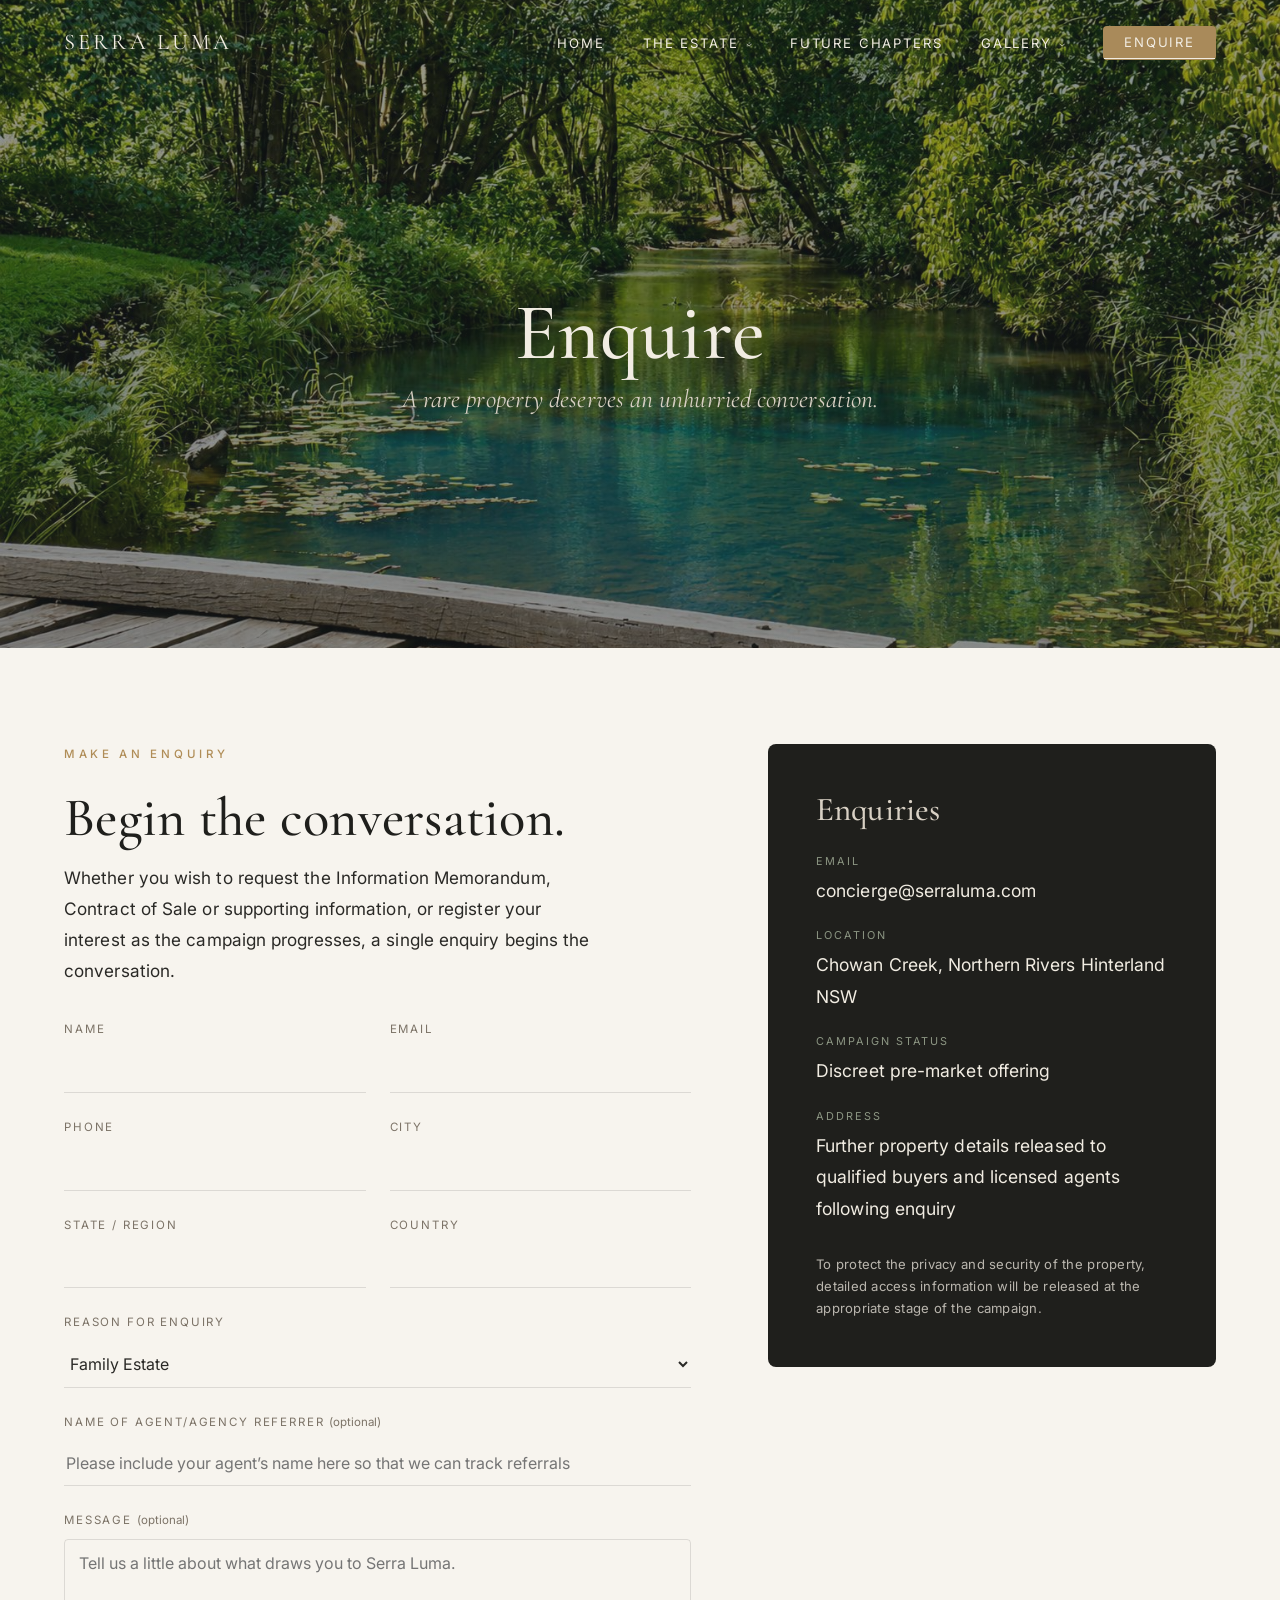
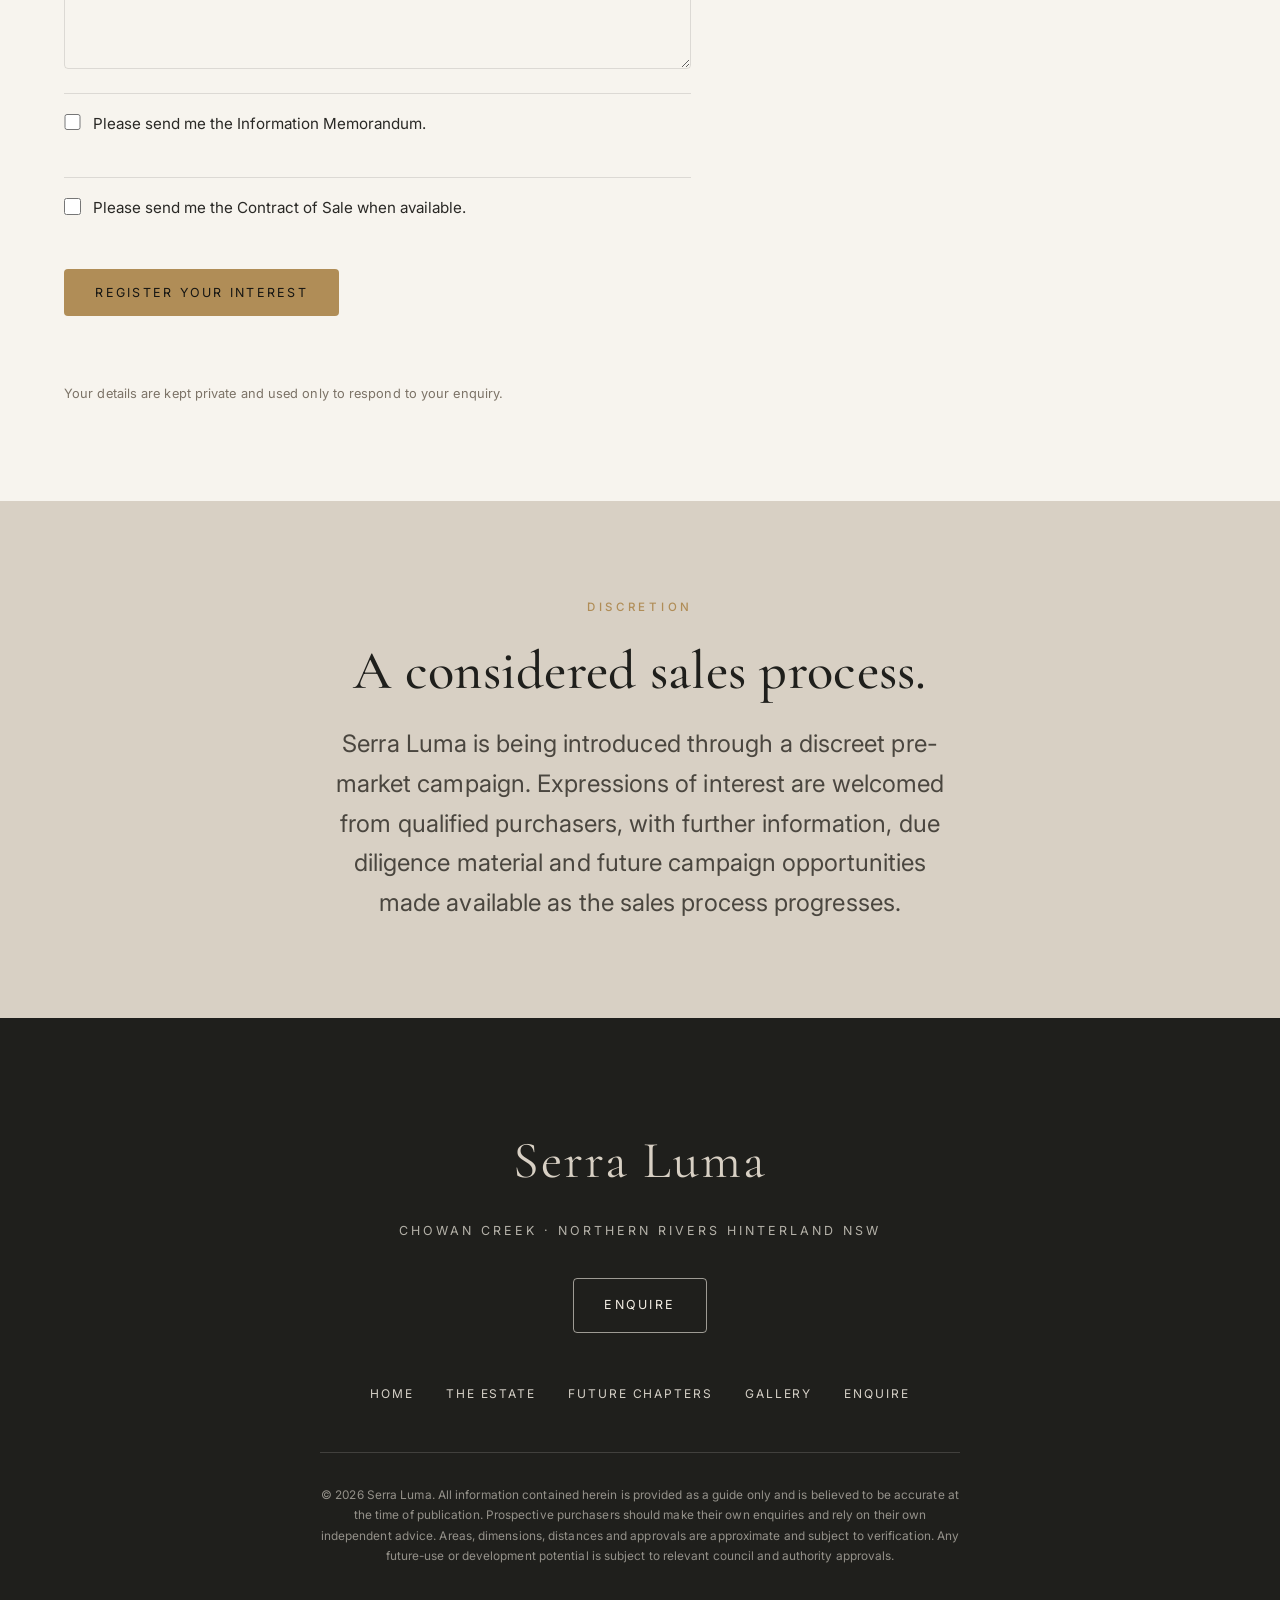
<file: enquire.html>
<!DOCTYPE html>
<html lang="en">
<head>
  <meta charset="UTF-8" />
  <meta name="viewport" content="width=device-width, initial-scale=1.0" />

  <title>Enquire | Serra Luma, Northern Rivers Hinterland NSW</title>
  <meta name="description" content="Enquire about Serra Luma. Request the Information Memorandum, Contract of Sale and supporting information, or register your interest in a discreet pre-market offering in the Northern Rivers Hinterland, NSW." />

  <meta property="og:type" content="website" />
  <meta property="og:title" content="Enquire | Serra Luma" />
  <meta property="og:description" content="Request the Information Memorandum and Contract of Sale, or register your interest as the Serra Luma pre-market campaign progresses." />
  <meta property="og:image" content="assets/images/Enquire-page-hero.jpeg" />
  <meta name="twitter:card" content="summary_large_image" />

  <!-- Favicons (SL monogram, Cormorant Garamond) -->
  <link rel="icon" href="/favicon.ico" sizes="32x32" />
  <link rel="icon" href="/favicon.svg" type="image/svg+xml" />
  <link rel="apple-touch-icon" href="/apple-touch-icon.png" />
  <link rel="manifest" href="/site.webmanifest" />
  <meta name="theme-color" content="#1F1F1C" />
  <link rel="preconnect" href="https://fonts.googleapis.com" />
  <link rel="preconnect" href="https://fonts.gstatic.com" crossorigin />
  <link href="https://fonts.googleapis.com/css2?family=Cormorant+Garamond:ital,wght@0,400;0,500;0,600;1,400;1,500&family=Inter:wght@300;400;500&display=swap" rel="stylesheet" />
  <link rel="stylesheet" href="assets/css/styles.css?v=12" />
</head>
<body>
  <a class="skip-link" href="#main">Skip to content</a>

  <!-- ===================== NAV ===================== -->
  <nav class="nav" aria-label="Primary">
    <a class="nav__brand" href="index.html">Serra Luma</a>
    <button class="nav__toggle" aria-label="Toggle menu" aria-expanded="false" aria-controls="primary-menu">
      <span></span><span></span><span></span>
    </button>
    <ul class="nav__links" id="primary-menu">
      <li><a href="index.html">Home</a></li>
      <li class="nav__has-drop">
        <a href="estate.html" aria-haspopup="true">The Estate</a>
        <ul class="nav__drop">
          <li><a href="estate.html#residence">The Residence</a></li>
          <li><a href="estate.html#studio">The Studio</a></li>
          <li><a href="estate.html#land">The Land</a></li>
          <li><a href="estate.html#retreat">Retreat Potential</a></li>
          <li><a href="estate.html#location">Location</a></li>
        </ul>
      </li>
      <li><a href="future-chapters.html">Future Chapters</a></li>
      <li class="nav__has-drop">
        <a href="gallery.html" aria-haspopup="true">Gallery</a>
        <ul class="nav__drop">
          <li><a href="gallery.html#residences">The Residences</a></li>
          <li><a href="gallery.html#grounds">The Grounds</a></li>
          <li><a href="gallery.html#wildlife">The Wild-Life</a></li>
        </ul>
      </li>
      <li><a class="btn btn--solid nav__cta" href="enquire.html" aria-current="page">Enquire</a></li>
    </ul>
  </nav>

  <main id="main">
    <!-- ===================== PAGE HERO ===================== -->
    <header class="page-hero">
      <img class="page-hero__bg" src="assets/images/Enquire-page-hero.jpeg" alt="" aria-hidden="true" style="object-position:center 76%" />
      <div class="page-hero__inner">
        <h1>Enquire</h1>
        <p>A rare property deserves an unhurried conversation.</p>
      </div>
    </header>

    <!-- ===================== ENQUIRY ===================== -->
    <section class="section">
      <div class="wrap">
        <div class="contact-grid">

          <!-- Form -->
          <div class="reveal">
            <p class="eyebrow">Make an enquiry</p>
            <h2 style="margin-bottom:1rem">Begin the conversation.</h2>
            <p style="margin-bottom:2rem;max-width:48ch">
              Whether you wish to request the Information Memorandum, Contract of Sale or supporting
              information, or register your interest as the campaign progresses, a single enquiry begins
              the conversation.
            </p>

            <!--
              FORM SUBMISSIONS — pre-configured for Netlify Forms (data-netlify="true").
              On Netlify, submissions appear under "Forms" in your dashboard and become your buyer
              database. To use another service (e.g. Formspree), set action="https://..." and method="POST".
            -->
            <form id="enquiry-form" class="form" name="serra-luma-enquiry" method="POST"
                  data-netlify="true" netlify-honeypot="bot-field">
              <input type="hidden" name="form-name" value="serra-luma-enquiry" />
              <p hidden><label>Do not fill this in: <input name="bot-field" /></label></p>

              <div class="field-row">
                <div class="field">
                  <label for="name">Name</label>
                  <input id="name" name="name" type="text" autocomplete="name" required />
                </div>
                <div class="field">
                  <label for="email">Email</label>
                  <input id="email" name="email" type="email" autocomplete="email" required />
                </div>
              </div>

              <div class="field-row">
                <div class="field">
                  <label for="phone">Phone</label>
                  <input id="phone" name="phone" type="tel" autocomplete="tel" />
                </div>
                <div class="field">
                  <label for="city">City</label>
                  <input id="city" name="city" type="text" autocomplete="address-level2" />
                </div>
              </div>

              <div class="field-row">
                <div class="field">
                  <label for="state">State / Region</label>
                  <input id="state" name="state" type="text" autocomplete="address-level1" />
                </div>
                <div class="field">
                  <label for="country">Country</label>
                  <input id="country" name="country" type="text" autocomplete="country-name" />
                </div>
              </div>

              <div class="field">
                <label for="reason">Reason for enquiry</label>
                <select id="reason" name="reason">
                  <option value="Family Estate">Family Estate</option>
                  <option value="Self-Reliant Sanctuary">Self-Reliant Sanctuary</option>
                  <option value="Wellness Retreat">Wellness Retreat</option>
                  <option value="Creative Haven">Creative Haven</option>
                  <option value="Regenerative Holding">Regenerative Holding</option>
                  <option value="Nature-Based Retreat">Nature-Based Retreat</option>
                  <option value="Investment">Investment</option>
                  <option value="Other">Other</option>
                </select>
              </div>

              <div class="field">
                <label for="referrer">Name of Agent/Agency Referrer <span style="text-transform:none;letter-spacing:0;color:var(--muted)">(optional)</span></label>
                <input id="referrer" name="referrer" type="text" placeholder="Please include your agent&rsquo;s name here so that we can track referrals" />
              </div>

              <div class="field">
                <label for="message">Message <span style="text-transform:none;letter-spacing:0;color:var(--muted)">(optional)</span></label>
                <textarea id="message" name="message" placeholder="Tell us a little about what draws you to Serra Luma."></textarea>
              </div>

              <div class="check-row">
                <input id="im" name="information-memorandum" type="checkbox" value="Yes, please send the Information Memorandum" />
                <label for="im">Please send me the Information Memorandum.</label>
              </div>

              <div class="check-row">
                <input id="cos" name="contract-of-sale" type="checkbox" value="Yes, please send the Contract of Sale when available" />
                <label for="cos">Please send me the Contract of Sale when available.</label>
              </div>

              <div style="margin-top:0.5rem">
                <button class="btn btn--solid" type="submit">Register Your Interest</button>
              </div>
              <p class="form__status" role="status" aria-live="polite"></p>
              <p class="form__note">Your details are kept private and used only to respond to your enquiry.</p>
            </form>
          </div>

          <!-- Contact card -->
          <aside class="contact-card reveal" data-delay="1">
            <h3>Enquiries</h3>
            <dl>
              <div>
                <dt>Email</dt>
                <dd><a href="mailto:concierge@serraluma.com">concierge@serraluma.com</a></dd>
              </div>
              <div>
                <dt>Location</dt>
                <dd>Chowan Creek, Northern Rivers Hinterland NSW</dd>
              </div>
              <div>
                <dt>Campaign Status</dt>
                <dd>Discreet pre-market offering</dd>
              </div>
              <div>
                <dt>Address</dt>
                <dd>Further property details released to qualified buyers and licensed agents following enquiry</dd>
              </div>
            </dl>
            <p class="privacy-note privacy-note--light" style="margin-left:0;margin-right:0;text-align:left">
              To protect the privacy and security of the property, detailed access information will be
              released at the appropriate stage of the campaign.
            </p>
          </aside>

        </div>
      </div>
    </section>

    <!-- ===================== A CONSIDERED SALES PROCESS ===================== -->
    <section class="section" style="background:var(--stone)">
      <div class="wrap text-col center">
        <p class="eyebrow reveal">Discretion</p>
        <h2 class="reveal" data-delay="1" style="margin-bottom:1.5rem">A considered sales process.</h2>
        <p class="lead reveal" data-delay="2">
          Serra Luma is being introduced through a discreet pre-market campaign. Expressions of interest
          are welcomed from qualified purchasers, with further information, due diligence material and
          future campaign opportunities made available as the sales process progresses.
        </p>
      </div>
    </section>
  </main>

  <!-- ===================== FOOTER ===================== -->
  <footer class="footer">
    <div class="wrap">
      <p class="footer__name">Serra Luma</p>
      <p class="footer__loc">Chowan Creek · Northern Rivers Hinterland NSW</p>
      <div class="footer__cta">
        <a class="btn btn--light" href="enquire.html">Enquire</a>
      </div>
      <ul class="footer__links">
        <li><a href="index.html">Home</a></li>
        <li><a href="estate.html">The Estate</a></li>
        <li><a href="future-chapters.html">Future Chapters</a></li>
        <li><a href="gallery.html">Gallery</a></li>
        <li><a href="enquire.html">Enquire</a></li>
      </ul>
      <p class="footer__disclaimer">
        © <span data-year>2026</span> Serra Luma. All information contained herein is provided as a guide only
        and is believed to be accurate at the time of publication. Prospective purchasers should make their own
        enquiries and rely on their own independent advice. Areas, dimensions, distances and approvals are
        approximate and subject to verification. Any future-use or development potential is subject to relevant
        council and authority approvals.
      </p>
    </div>
  </footer>

  <script src="assets/js/main.js?v=3" defer></script>
</body>
</html>
</file>
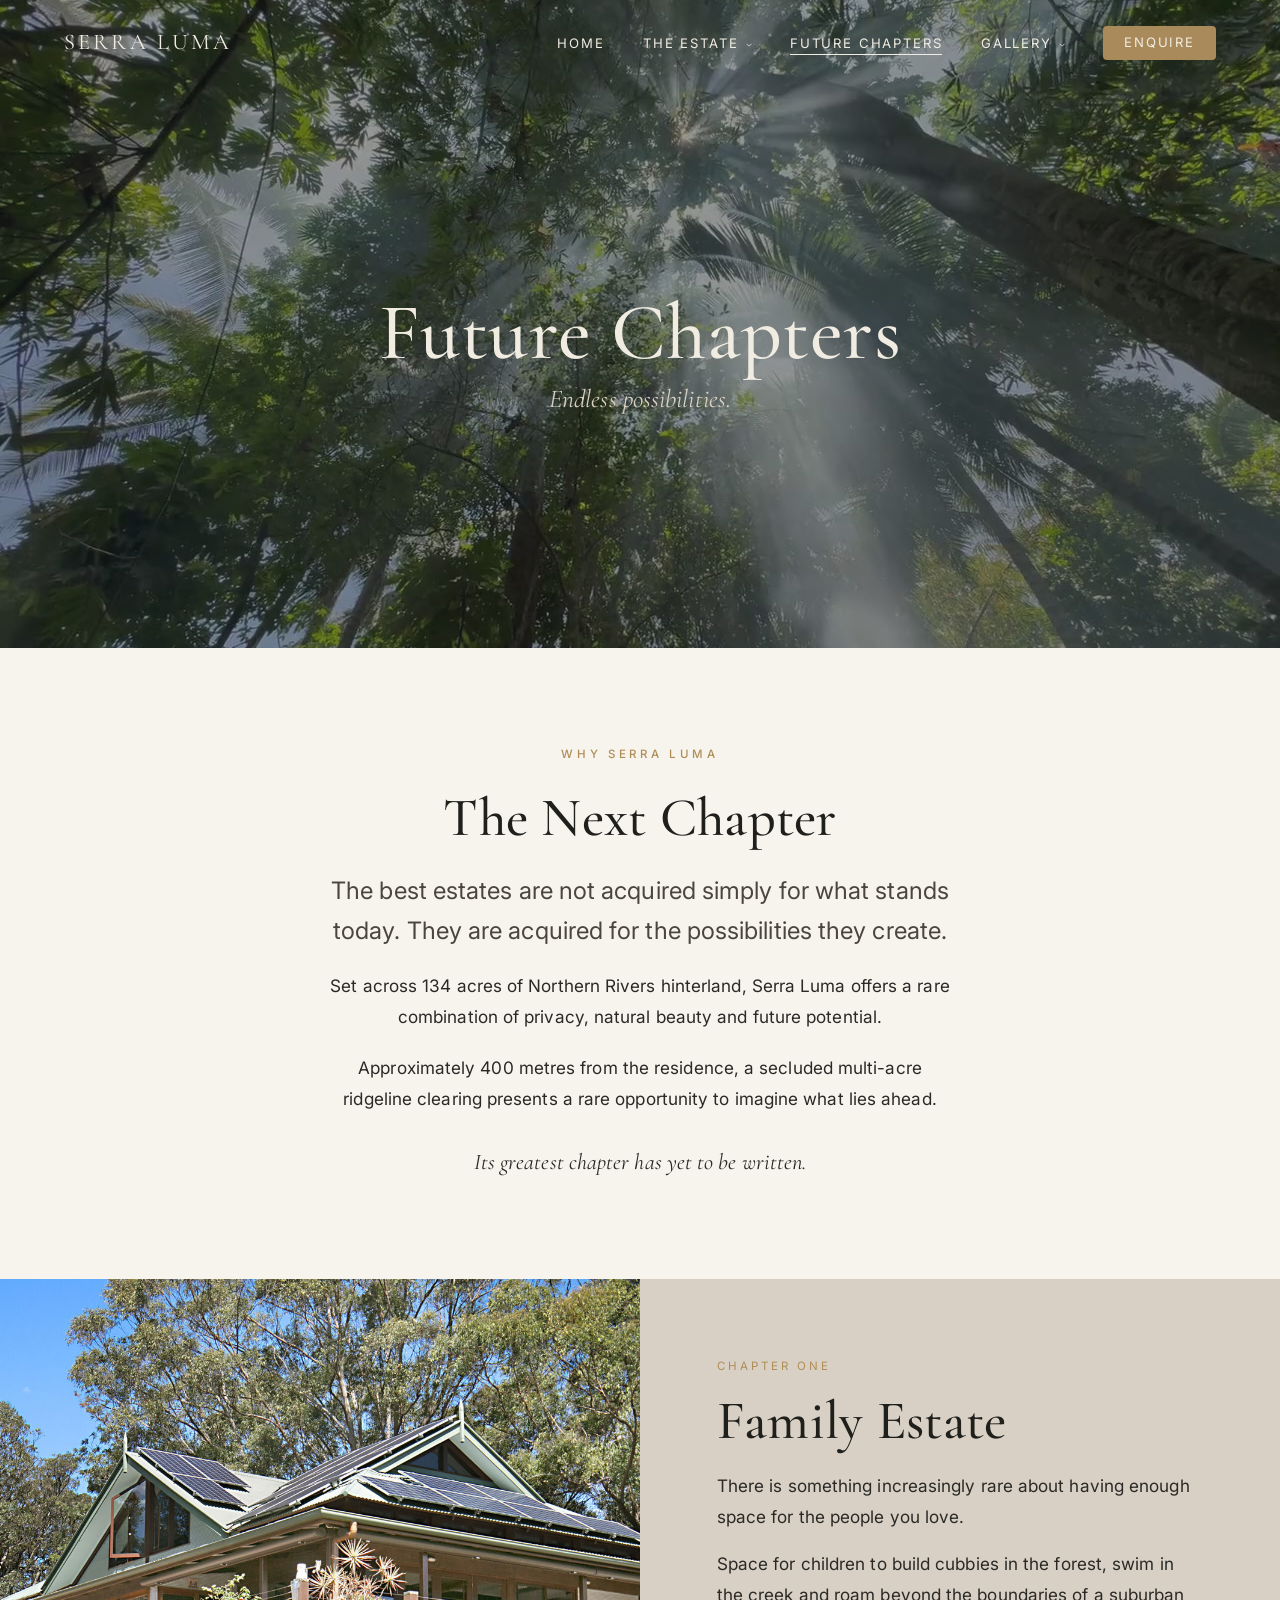
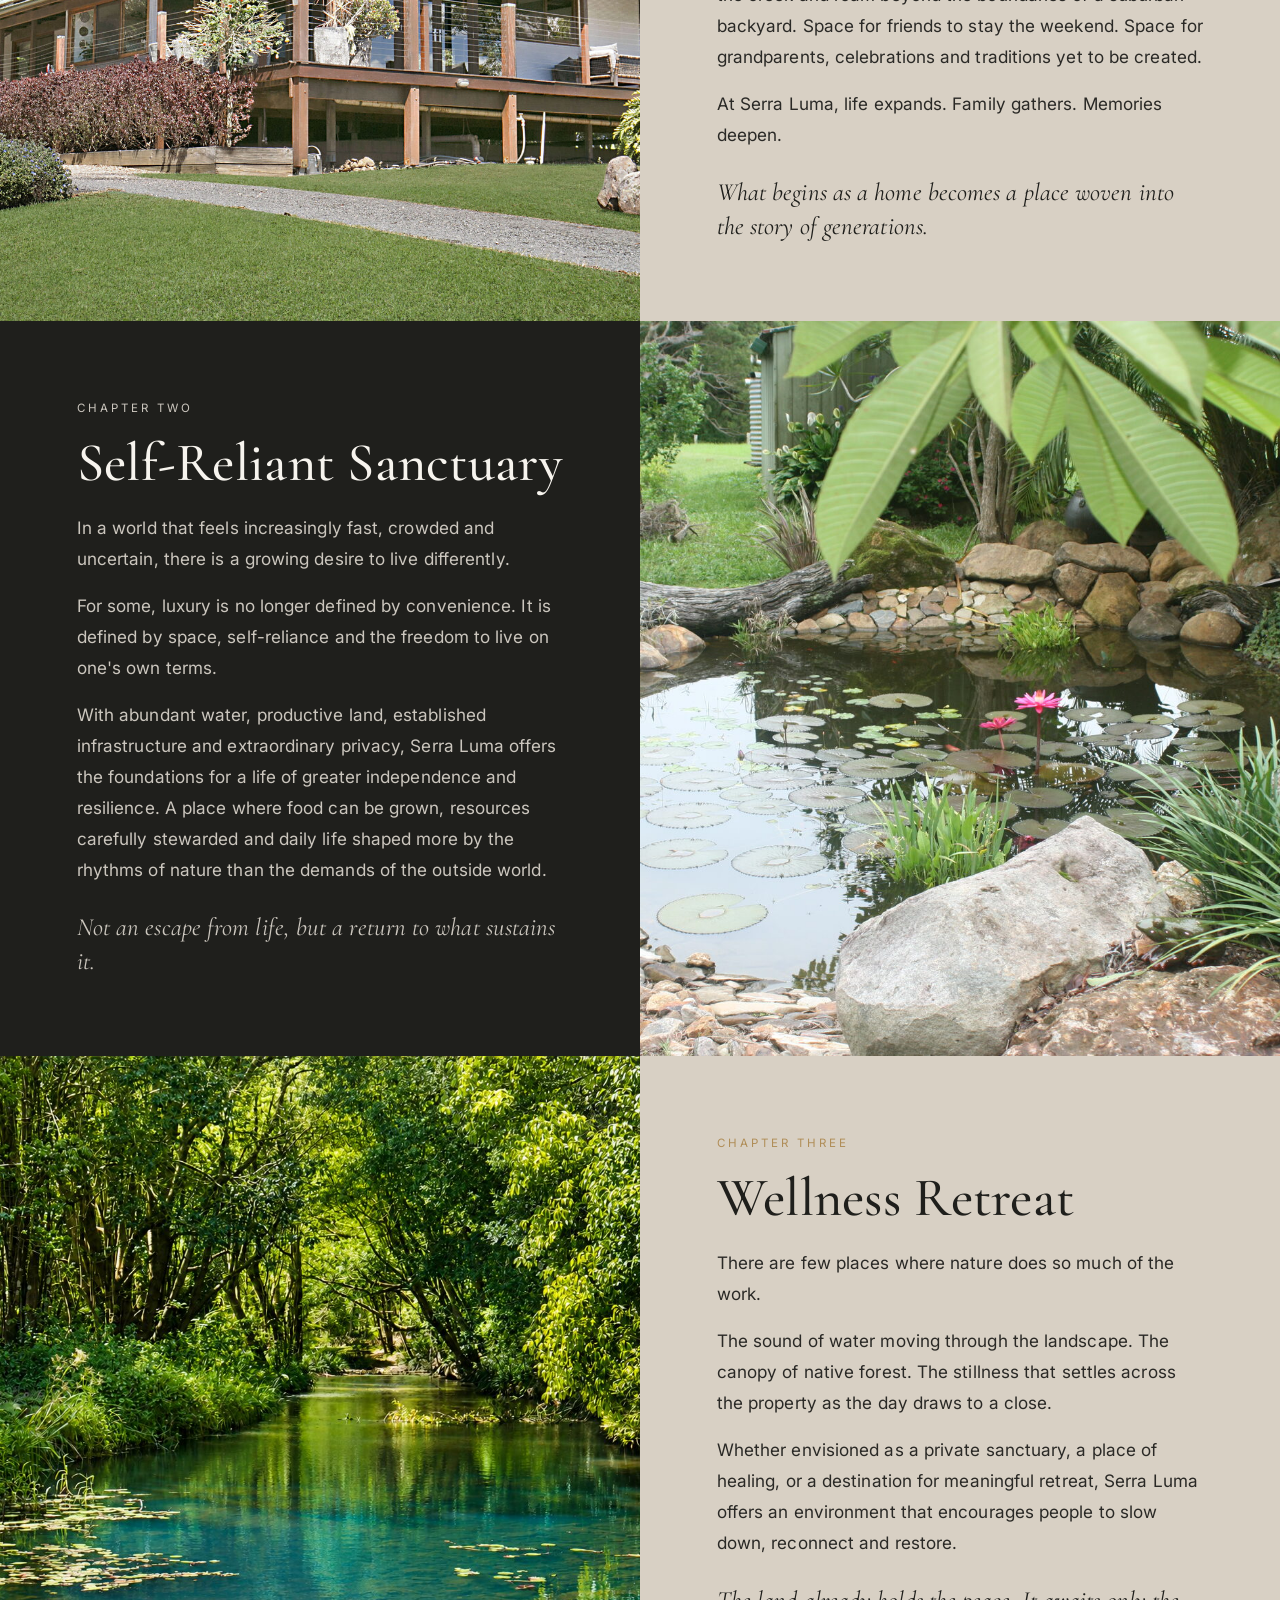
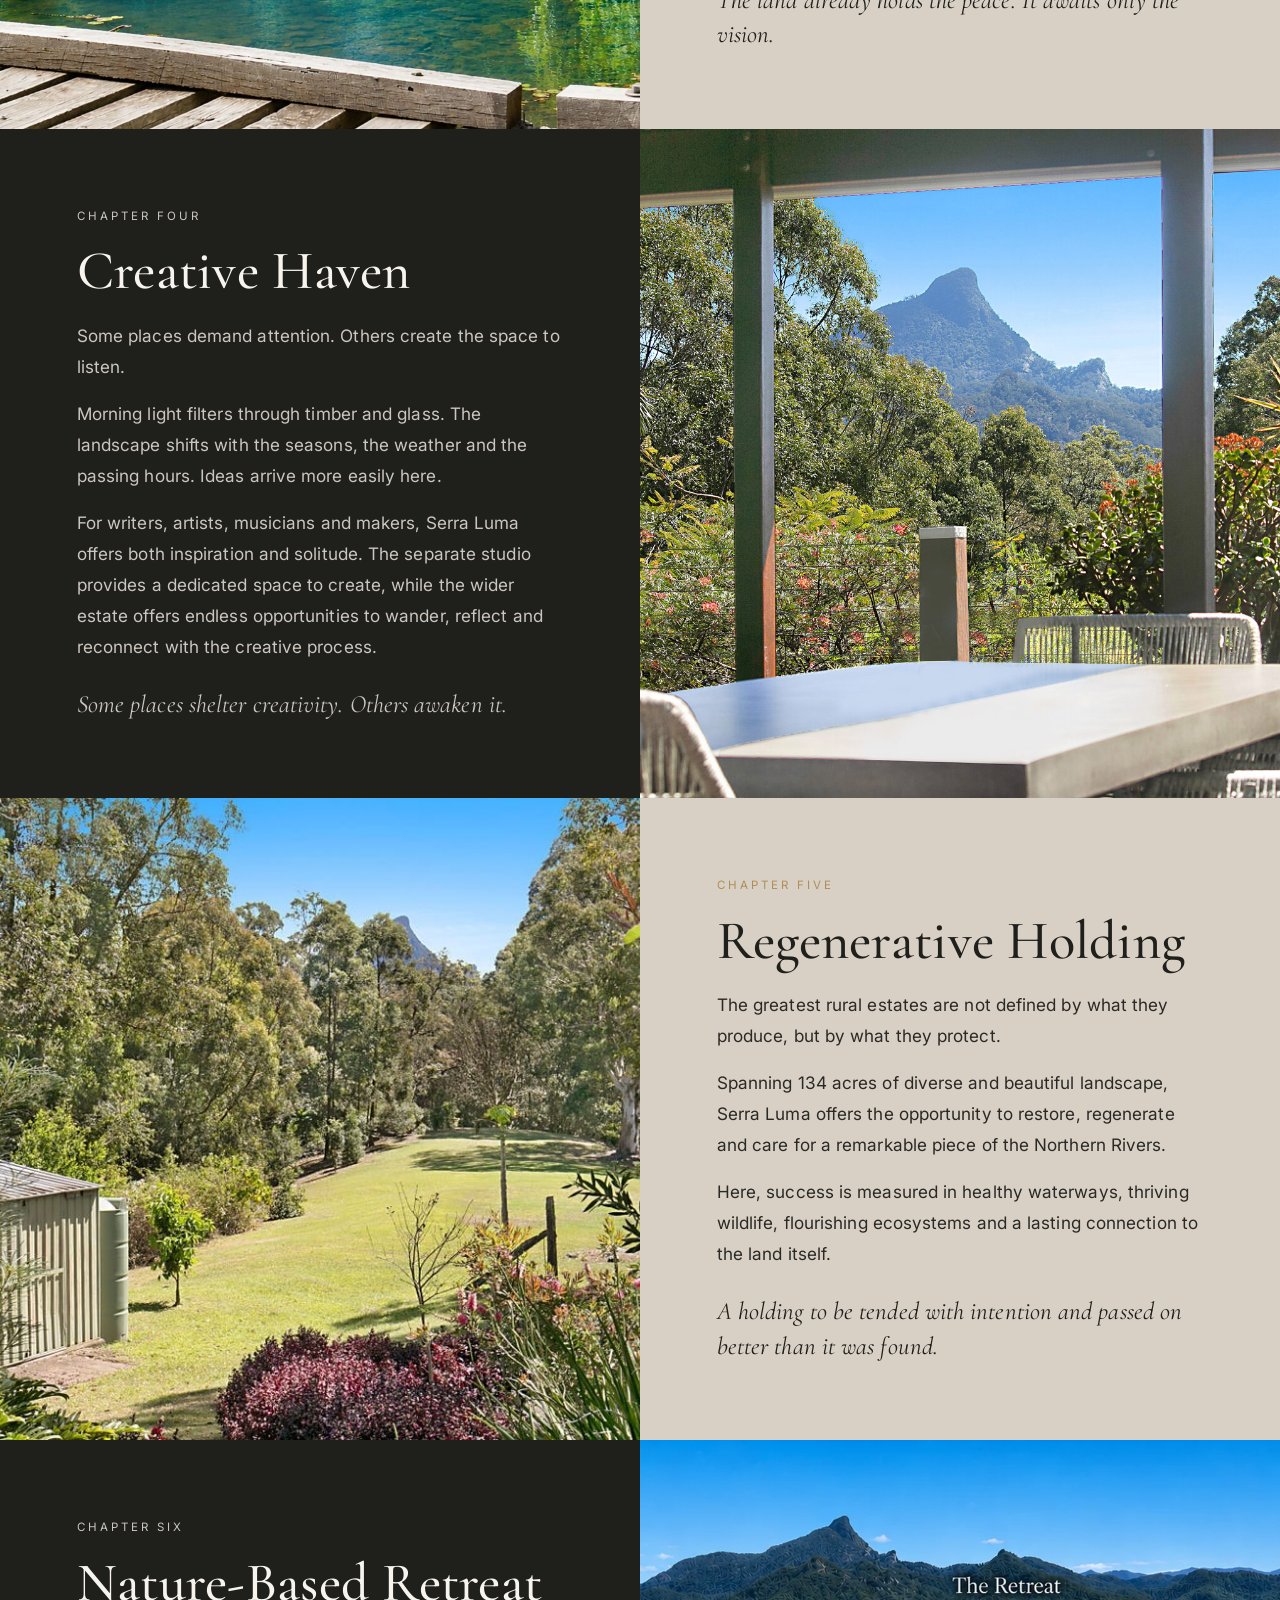
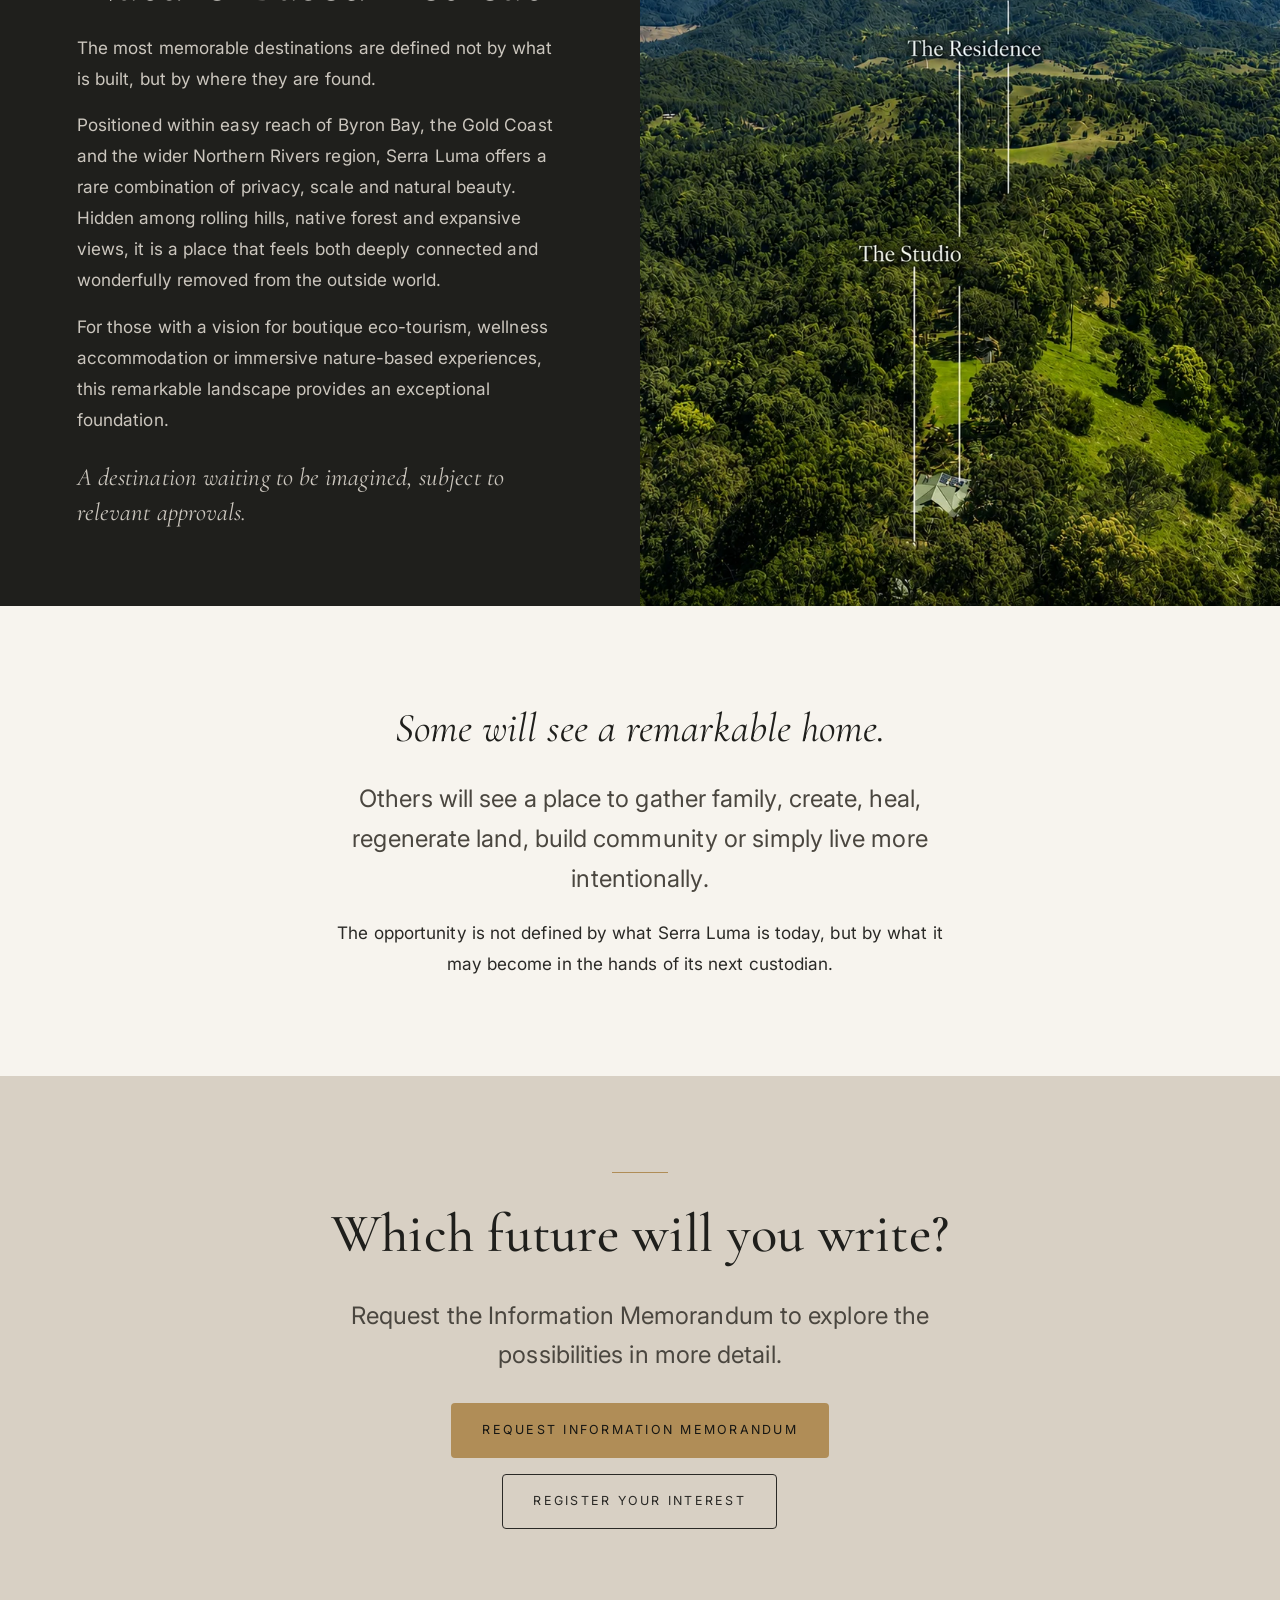
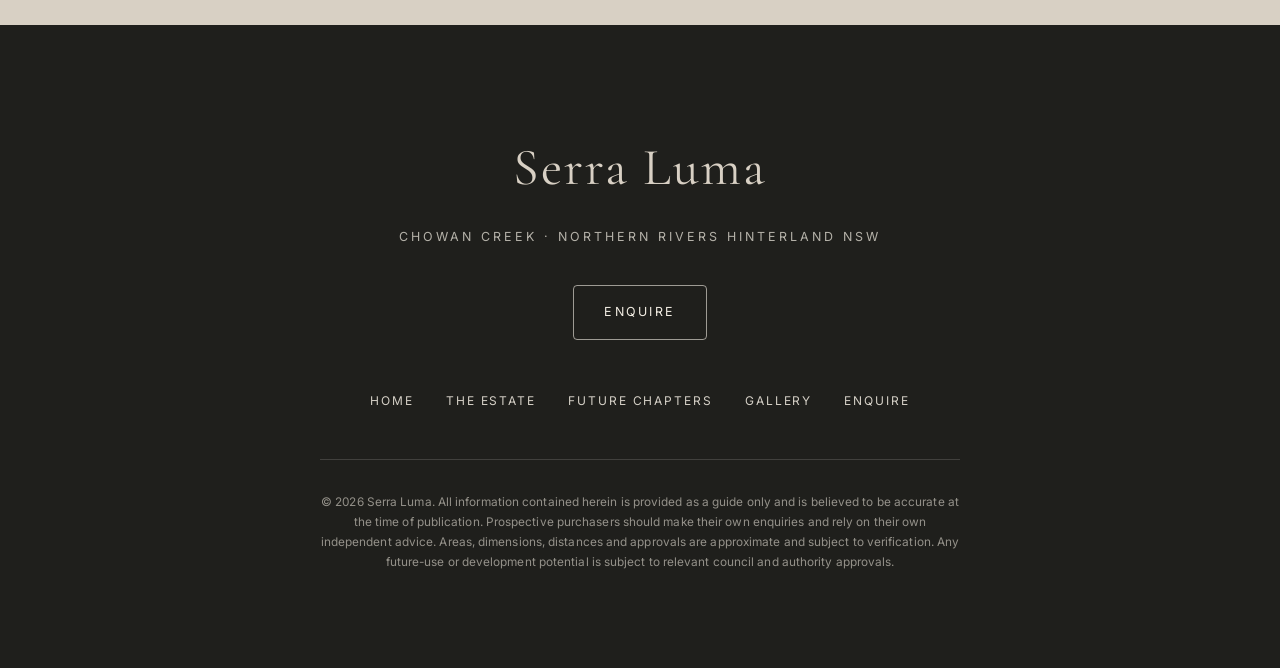
<file: future-chapters.html>
<!DOCTYPE html>
<html lang="en">
<head>
  <meta charset="UTF-8" />
  <meta name="viewport" content="width=device-width, initial-scale=1.0" />

  <title>Future Chapters | Serra Luma, Six Visions for a Rare Estate</title>
  <meta name="description" content="Future Chapters of Serra Luma: a family estate, self-reliant sanctuary, wellness retreat, creative haven, regenerative holding or nature-based retreat. The same land, six different futures." />

  <meta property="og:type" content="website" />
  <meta property="og:title" content="Future Chapters | Serra Luma" />
  <meta property="og:description" content="The same land. Six different futures. Imagine what could be at Serra Luma." />
  <meta property="og:image" content="assets/images/Land/image7.jpeg" />
  <meta name="twitter:card" content="summary_large_image" />

  <!-- Favicons (SL monogram, Cormorant Garamond) -->
  <link rel="icon" href="/favicon.ico" sizes="32x32" />
  <link rel="icon" href="/favicon.svg" type="image/svg+xml" />
  <link rel="apple-touch-icon" href="/apple-touch-icon.png" />
  <link rel="manifest" href="/site.webmanifest" />
  <meta name="theme-color" content="#1F1F1C" />
  <link rel="preconnect" href="https://fonts.googleapis.com" />
  <link rel="preconnect" href="https://fonts.gstatic.com" crossorigin />
  <link href="https://fonts.googleapis.com/css2?family=Cormorant+Garamond:ital,wght@0,400;0,500;0,600;1,400;1,500&family=Inter:wght@300;400;500&display=swap" rel="stylesheet" />
  <link rel="stylesheet" href="assets/css/styles.css?v=12" />
</head>
<body>
  <a class="skip-link" href="#main">Skip to content</a>

  <!-- ===================== NAV ===================== -->
  <nav class="nav" aria-label="Primary">
    <a class="nav__brand" href="index.html">Serra Luma</a>
    <button class="nav__toggle" aria-label="Toggle menu" aria-expanded="false" aria-controls="primary-menu">
      <span></span><span></span><span></span>
    </button>
    <ul class="nav__links" id="primary-menu">
      <li><a href="index.html">Home</a></li>
      <li class="nav__has-drop">
        <a href="estate.html" aria-haspopup="true">The Estate</a>
        <ul class="nav__drop">
          <li><a href="estate.html#residence">The Residence</a></li>
          <li><a href="estate.html#studio">The Studio</a></li>
          <li><a href="estate.html#land">The Land</a></li>
          <li><a href="estate.html#retreat">Retreat Potential</a></li>
          <li><a href="estate.html#location">Location</a></li>
        </ul>
      </li>
      <li><a href="future-chapters.html" aria-current="page">Future Chapters</a></li>
      <li class="nav__has-drop">
        <a href="gallery.html" aria-haspopup="true">Gallery</a>
        <ul class="nav__drop">
          <li><a href="gallery.html#residences">The Residences</a></li>
          <li><a href="gallery.html#grounds">The Grounds</a></li>
          <li><a href="gallery.html#wildlife">The Wild-Life</a></li>
        </ul>
      </li>
      <li><a class="btn btn--solid nav__cta" href="enquire.html">Enquire</a></li>
    </ul>
  </nav>

  <main id="main">
    <!-- ===================== PAGE HERO ===================== -->
    <header class="page-hero" data-hero-loop>
      <!-- Dual-video crossfade loop: the two layers dissolve into one another near the
           end of each 12s cycle, so the loop has no hard cut. The first dissolve happens
           ~11s in — well clear of the initial page load. Poster shows instantly meanwhile. -->
      <video class="page-hero__bg page-hero__video is-active" autoplay muted playsinline preload="auto"
             poster="assets/images/future-chapters-poster.jpg" aria-hidden="true">
        <source src="assets/video/future-chapters.web.mp4?v=1" type="video/mp4" />
      </video>
      <video class="page-hero__bg page-hero__video" muted playsinline preload="auto" aria-hidden="true">
        <source src="assets/video/future-chapters.web.mp4?v=1" type="video/mp4" />
      </video>
      <div class="page-hero__inner">
        <h1>Future Chapters</h1>
        <p>Endless possibilities.</p>
      </div>
    </header>

    <!-- ===================== WHY SERRA LUMA IS DIFFERENT ===================== -->
    <section class="section">
      <div class="wrap text-col center" style="margin-inline:auto">
        <p class="eyebrow reveal">Why Serra Luma</p>
        <h2 class="reveal" data-delay="1">The Next Chapter</h2>
        <p class="lead reveal" data-delay="2" style="margin-top:1.5rem">
          The best estates are not acquired simply for what stands today. They are acquired for the
          possibilities they create.
        </p>
        <p class="reveal" data-delay="2" style="margin-top:1.25rem">
          Set across 134 acres of Northern Rivers hinterland, Serra Luma offers a rare combination of
          privacy, natural beauty and future potential.
        </p>
        <p class="reveal" data-delay="2" style="margin-top:1.25rem">
          Approximately 400 metres from the residence, a secluded multi-acre ridgeline clearing presents
          a rare opportunity to imagine what lies ahead.
        </p>
        <p class="reveal" data-delay="3" style="margin-top:1.75rem;font-family:var(--serif);font-style:italic;font-size:1.4rem;color:var(--ink)">
          Its greatest chapter has yet to be written.
        </p>
      </div>
    </section>

    <!-- ===================== CHAPTER 01 — FAMILY ===================== -->
    <section id="family" aria-label="A Family Estate">
      <div class="chapter reveal">
        <div class="chapter__media">
          <img loading="lazy" src="assets/images/residences/residences-15.jpg" alt="The pavilion home and gardens of a private family estate" />
        </div>
        <div class="chapter__body">
          <p class="chapter__num">Chapter One</p>
          <h2>Family Estate</h2>
          <p>There is something increasingly rare about having enough space for the people you love.</p>
          <p>Space for children to build cubbies in the forest, swim in the creek and roam beyond the
            boundaries of a suburban backyard. Space for friends to stay the weekend. Space for
            grandparents, celebrations and traditions yet to be created.</p>
          <p>At Serra Luma, life expands. Family gathers. Memories deepen.</p>
          <p class="chapter__closer">What begins as a home becomes a place woven into the story of generations.</p>
        </div>
      </div>
    </section>

    <!-- ===================== CHAPTER 02 — SELF-RELIANT SANCTUARY ===================== -->
    <section id="self-reliant" aria-label="A Self-Reliant Sanctuary">
      <div class="chapter chapter--reverse chapter--dark reveal">
        <div class="chapter__media">
          <img loading="lazy" src="assets/images/grounds/grounds-12.jpg?v=3" alt="Water feature and productive gardens — a self-reliant sanctuary" />
        </div>
        <div class="chapter__body">
          <p class="chapter__num">Chapter Two</p>
          <h2>Self-Reliant Sanctuary</h2>
          <p>In a world that feels increasingly fast, crowded and uncertain, there is a growing desire to
            live differently.</p>
          <p>For some, luxury is no longer defined by convenience. It is defined by space, self-reliance
            and the freedom to live on one's own terms.</p>
          <p>With abundant water, productive land, established infrastructure and extraordinary privacy,
            Serra Luma offers the foundations for a life of greater independence and resilience. A place
            where food can be grown, resources carefully stewarded and daily life shaped more by the
            rhythms of nature than the demands of the outside world.</p>
          <p class="chapter__closer">Not an escape from life, but a return to what sustains it.</p>
        </div>
      </div>
    </section>

    <!-- ===================== CHAPTER 03 — WELLNESS ===================== -->
    <section id="wellness" aria-label="A Wellness Retreat">
      <div class="chapter reveal">
        <div class="chapter__media">
          <img loading="lazy" src="assets/images/Enquire-page-hero.jpeg" alt="Creek and forest — the setting for a wellness retreat" />
        </div>
        <div class="chapter__body">
          <p class="chapter__num">Chapter Three</p>
          <h2>Wellness Retreat</h2>
          <p>There are few places where nature does so much of the work.</p>
          <p>The sound of water moving through the landscape. The canopy of native forest. The stillness
            that settles across the property as the day draws to a close.</p>
          <p>Whether envisioned as a private sanctuary, a place of healing, or a destination for meaningful
            retreat, Serra Luma offers an environment that encourages people to slow down, reconnect and
            restore.</p>
          <p class="chapter__closer">The land already holds the peace. It awaits only the vision.</p>
        </div>
      </div>
    </section>

    <!-- ===================== CHAPTER 04 — CREATIVE ===================== -->
    <section id="creative" aria-label="The Creative Haven">
      <div class="chapter chapter--reverse chapter--dark reveal">
        <div class="chapter__media">
          <img loading="lazy" src="assets/images/residences/residences-13.jpg?v=3" alt="Timber deck and dining framed by the mountain view — the creative haven" />
        </div>
        <div class="chapter__body">
          <p class="chapter__num">Chapter Four</p>
          <h2>Creative Haven</h2>
          <p>Some places demand attention. Others create the space to listen.</p>
          <p>Morning light filters through timber and glass. The landscape shifts with the seasons, the
            weather and the passing hours. Ideas arrive more easily here.</p>
          <p>For writers, artists, musicians and makers, Serra Luma offers both inspiration and solitude.
            The separate studio provides a dedicated space to create, while the wider estate offers endless
            opportunities to wander, reflect and reconnect with the creative process.</p>
          <p class="chapter__closer">Some places shelter creativity. Others awaken it.</p>
        </div>
      </div>
    </section>

    <!-- ===================== CHAPTER 05 — REGENERATIVE ===================== -->
    <section id="regenerative" aria-label="A Regenerative Holding">
      <div class="chapter reveal">
        <div class="chapter__media">
          <img loading="lazy" src="assets/images/Land/image17.jpeg" alt="Pasture and forest — a regenerative holding" />
        </div>
        <div class="chapter__body">
          <p class="chapter__num">Chapter Five</p>
          <h2>Regenerative Holding</h2>
          <p>The greatest rural estates are not defined by what they produce, but by what they protect.</p>
          <p>Spanning 134 acres of diverse and beautiful landscape, Serra Luma offers the opportunity to
            restore, regenerate and care for a remarkable piece of the Northern Rivers.</p>
          <p>Here, success is measured in healthy waterways, thriving wildlife, flourishing ecosystems and a
            lasting connection to the land itself.</p>
          <p class="chapter__closer">A holding to be tended with intention and passed on better than it was found.</p>
        </div>
      </div>
    </section>

    <!-- ===================== CHAPTER 06 — NATURE-BASED RETREAT ===================== -->
    <section id="eco" aria-label="Nature-Based Retreat Potential">
      <div class="chapter chapter--reverse chapter--dark reveal">
        <div class="chapter__media">
          <img loading="lazy" src="assets/images/estate-masterplan.webp" alt="Aerial masterplan across the estate, showing the residence, studio and retreat plateau — a nature-based retreat opportunity" />
        </div>
        <div class="chapter__body">
          <p class="chapter__num">Chapter Six</p>
          <h2>Nature-Based Retreat</h2>
          <p>The most memorable destinations are defined not by what is built, but by where they are found.</p>
          <p>Positioned within easy reach of Byron Bay, the Gold Coast and the wider Northern Rivers region,
            Serra Luma offers a rare combination of privacy, scale and natural beauty. Hidden among rolling
            hills, native forest and expansive views, it is a place that feels both deeply connected and
            wonderfully removed from the outside world.</p>
          <p>For those with a vision for boutique eco-tourism, wellness accommodation or immersive
            nature-based experiences, this remarkable landscape provides an exceptional foundation.</p>
          <p class="chapter__closer">A destination waiting to be imagined, subject to relevant approvals.</p>
        </div>
      </div>
    </section>

    <!-- ===================== CLOSING REFLECTION ===================== -->
    <section class="section">
      <div class="wrap text-col center" style="margin-inline:auto">
        <p class="story-quote reveal">Some will see a remarkable home.</p>
        <p class="lead reveal" data-delay="2" style="margin-top:1.5rem">
          Others will see a place to gather family, create, heal, regenerate land, build community or
          simply live more intentionally.
        </p>
        <p class="reveal" data-delay="2" style="margin-top:1.25rem">
          The opportunity is not defined by what Serra Luma is today, but by what it may become in the
          hands of its next custodian.
        </p>
      </div>
    </section>

    <!-- ===================== CTA ===================== -->
    <section class="section cta">
      <div class="wrap text-col center">
        <div class="divider reveal"></div>
        <h2 class="reveal" data-delay="1">Which future will you write?</h2>
        <p class="lead reveal" data-delay="2" style="margin-bottom:0.5rem">
          Request the Information Memorandum to explore the possibilities in more detail.
        </p>
        <div class="btn-row btn-row--center reveal" data-delay="2" style="margin-top:1.75rem">
          <a class="btn btn--solid" href="enquire.html?intent=im">Request Information Memorandum</a>
          <a class="btn btn--ghost" href="enquire.html">Register Your Interest</a>
        </div>
      </div>
    </section>
  </main>

  <!-- ===================== FOOTER ===================== -->
  <footer class="footer">
    <div class="wrap">
      <p class="footer__name">Serra Luma</p>
      <p class="footer__loc">Chowan Creek · Northern Rivers Hinterland NSW</p>
      <div class="footer__cta">
        <a class="btn btn--light" href="enquire.html">Enquire</a>
      </div>
      <ul class="footer__links">
        <li><a href="index.html">Home</a></li>
        <li><a href="estate.html">The Estate</a></li>
        <li><a href="future-chapters.html">Future Chapters</a></li>
        <li><a href="gallery.html">Gallery</a></li>
        <li><a href="enquire.html">Enquire</a></li>
      </ul>
      <p class="footer__disclaimer">
        © <span data-year>2026</span> Serra Luma. All information contained herein is provided as a guide only
        and is believed to be accurate at the time of publication. Prospective purchasers should make their own
        enquiries and rely on their own independent advice. Areas, dimensions, distances and approvals are
        approximate and subject to verification. Any future-use or development potential is subject to relevant
        council and authority approvals.
      </p>
    </div>
  </footer>

  <script src="assets/js/main.js?v=3" defer></script>
</body>
</html>
</file>
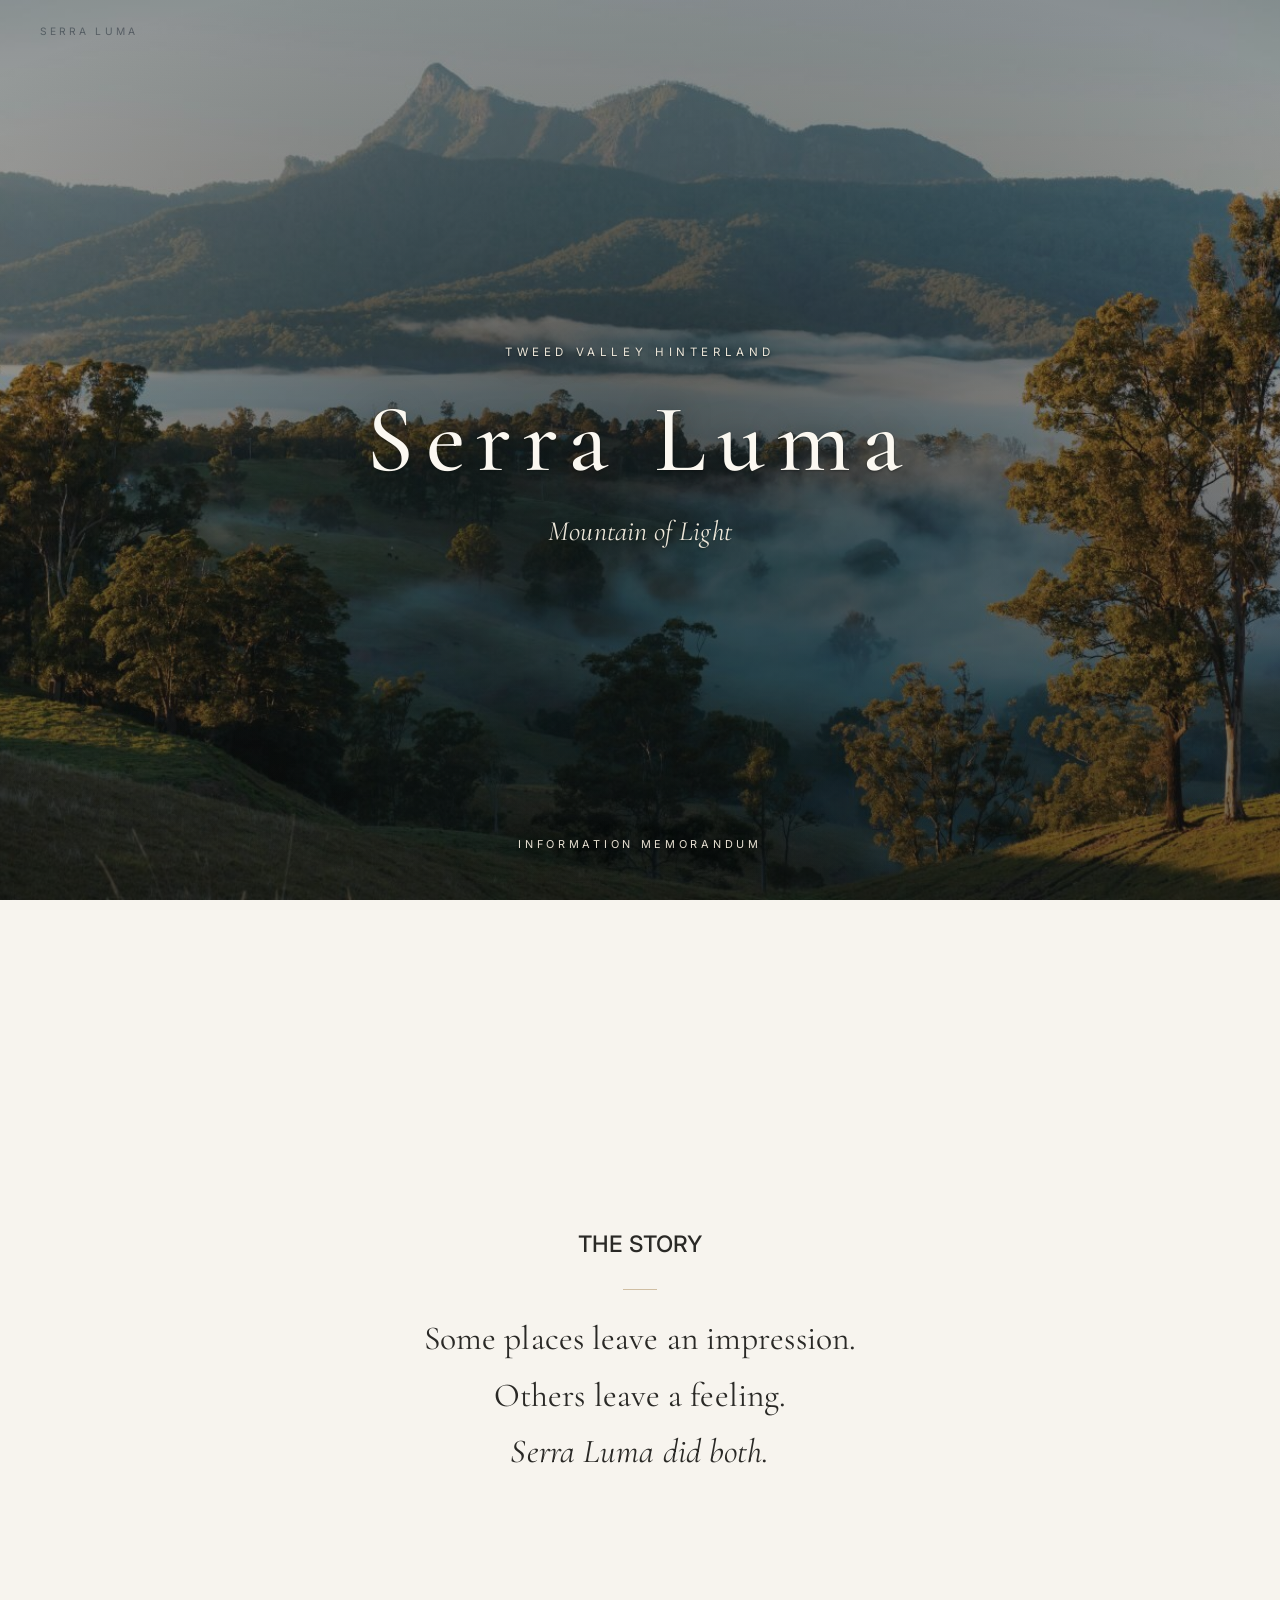
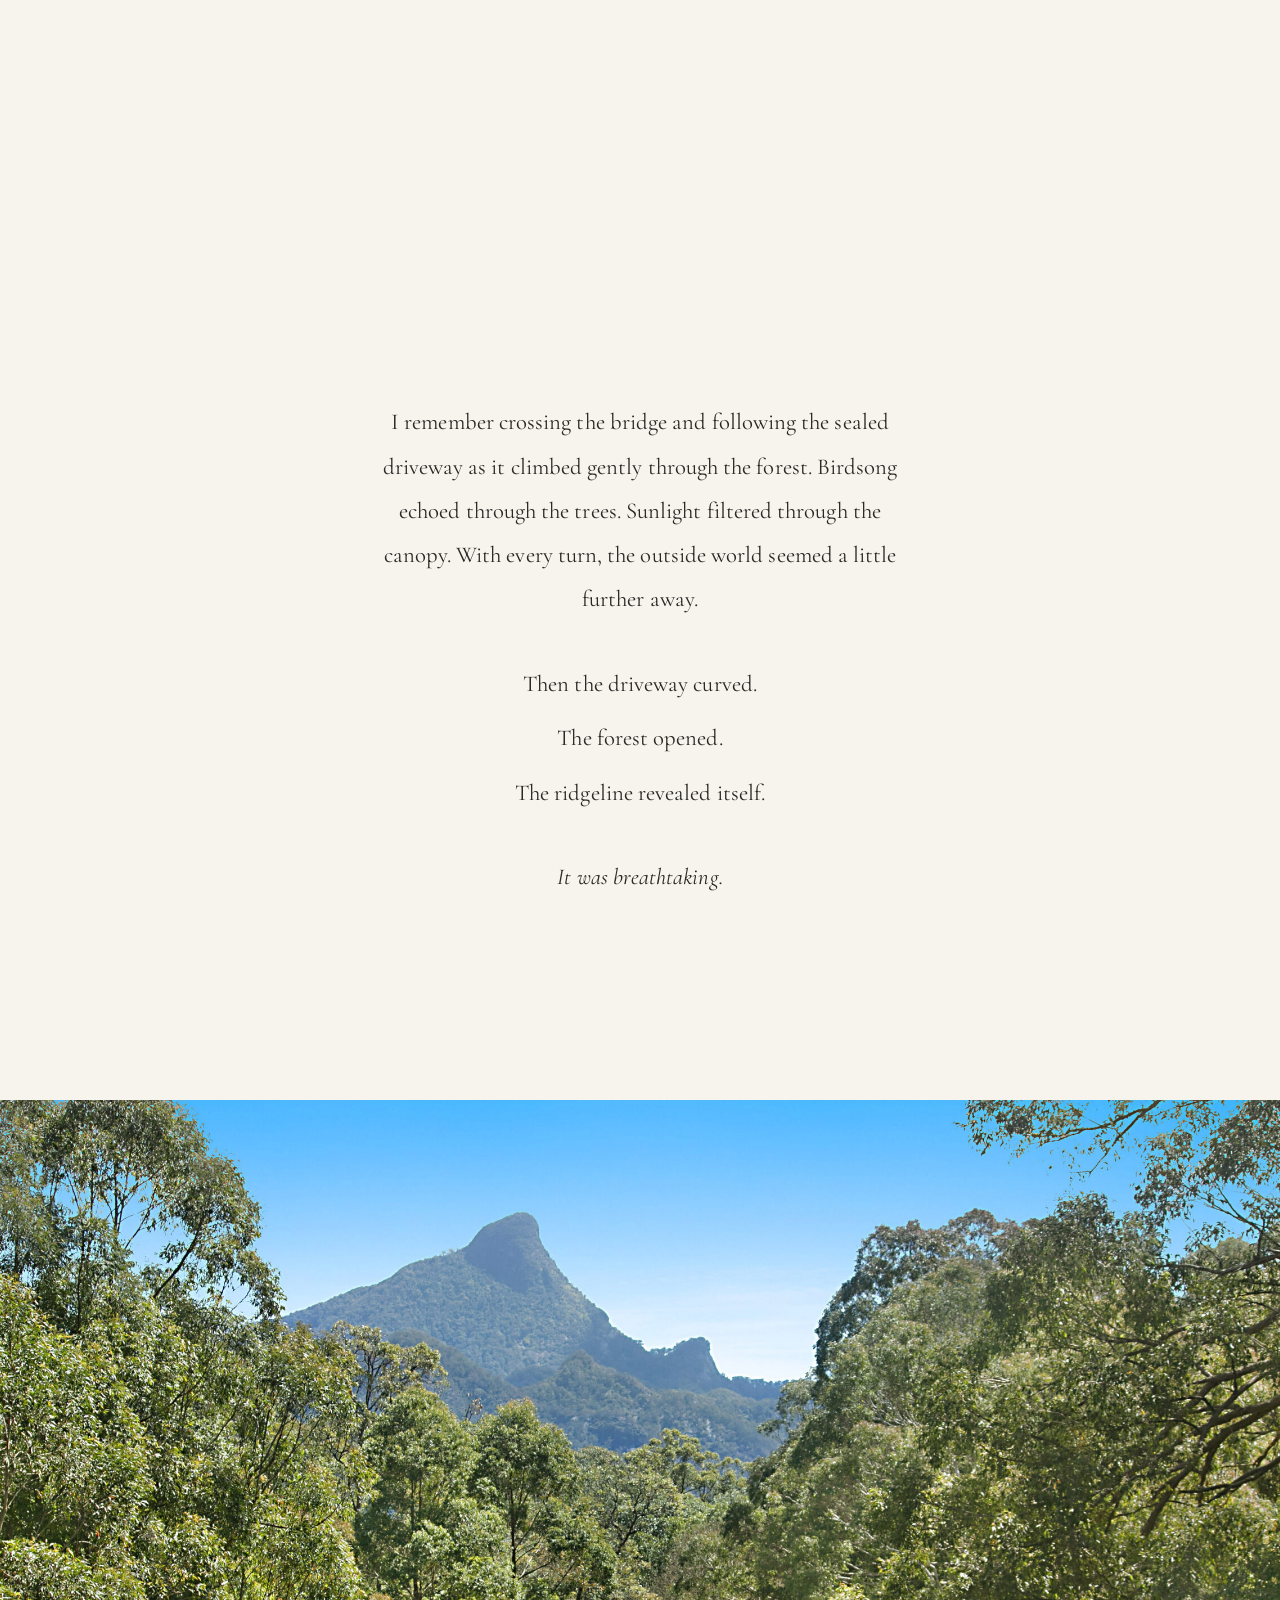
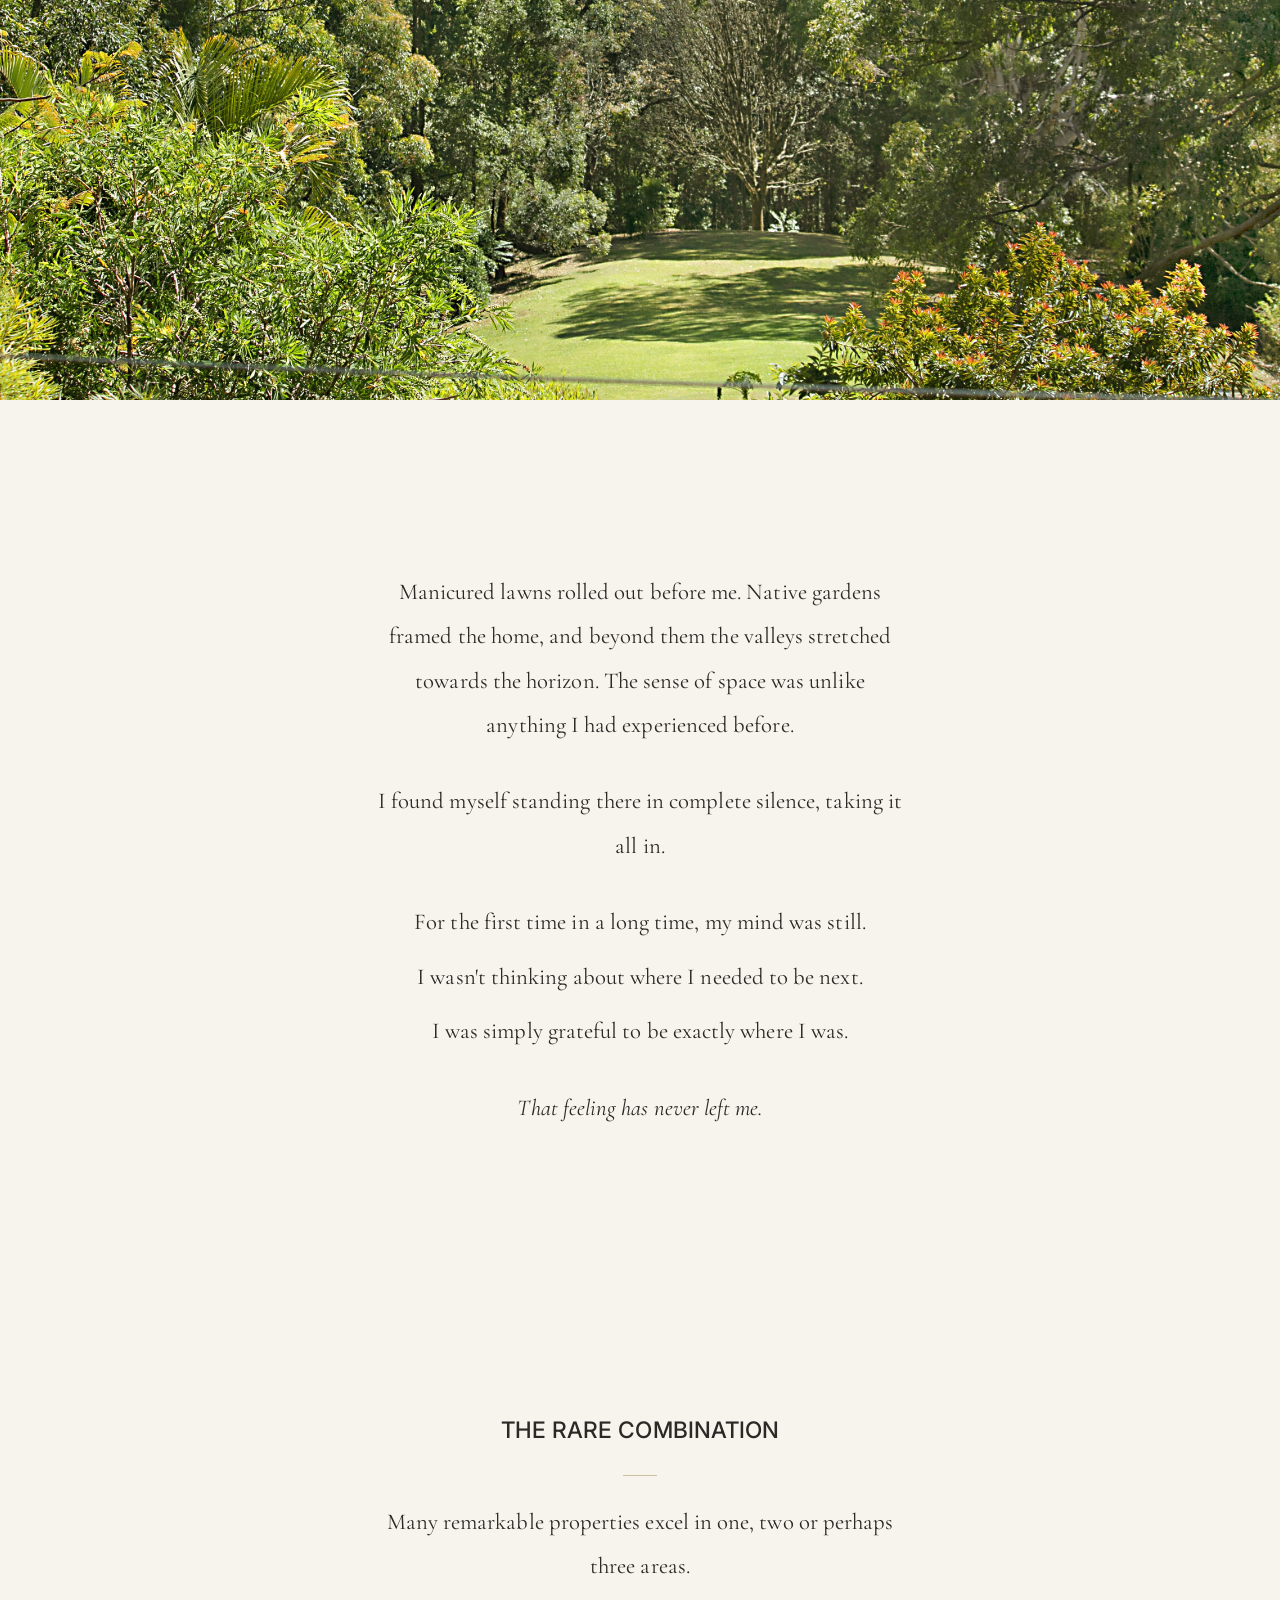
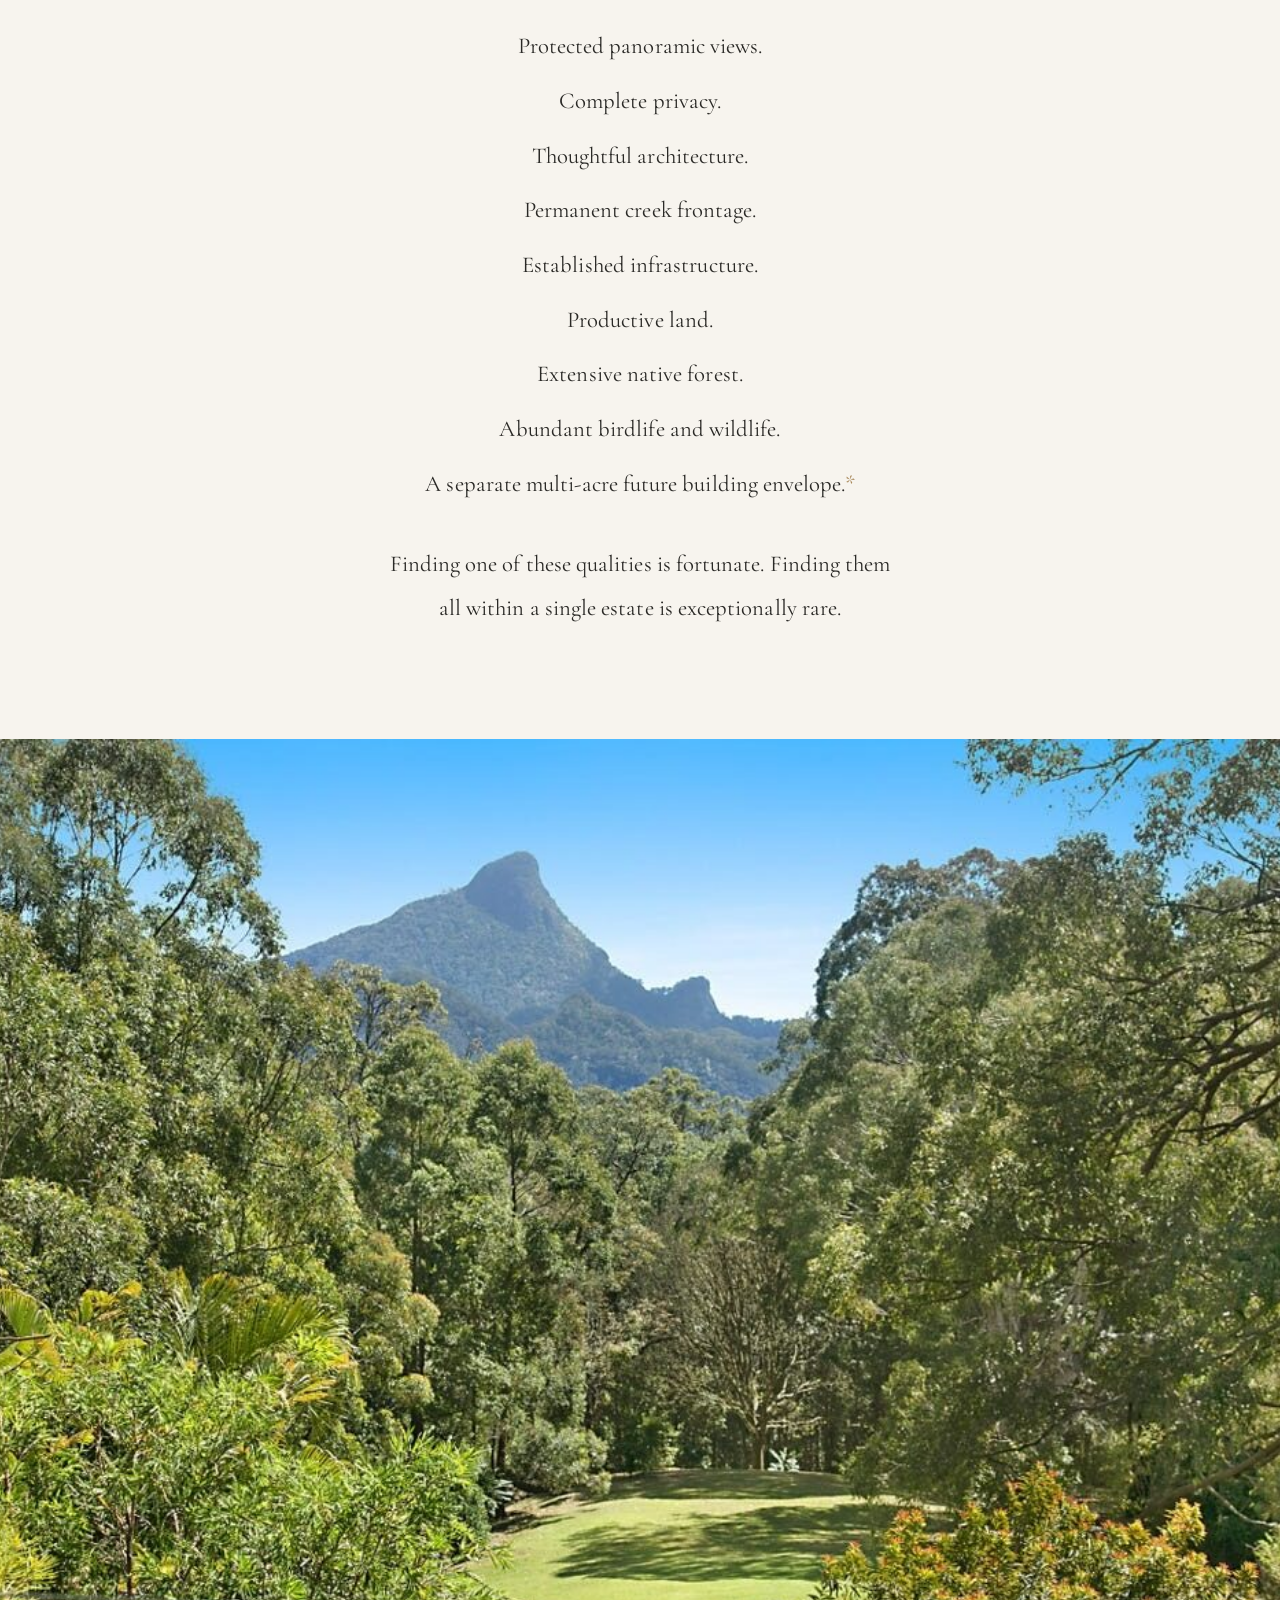
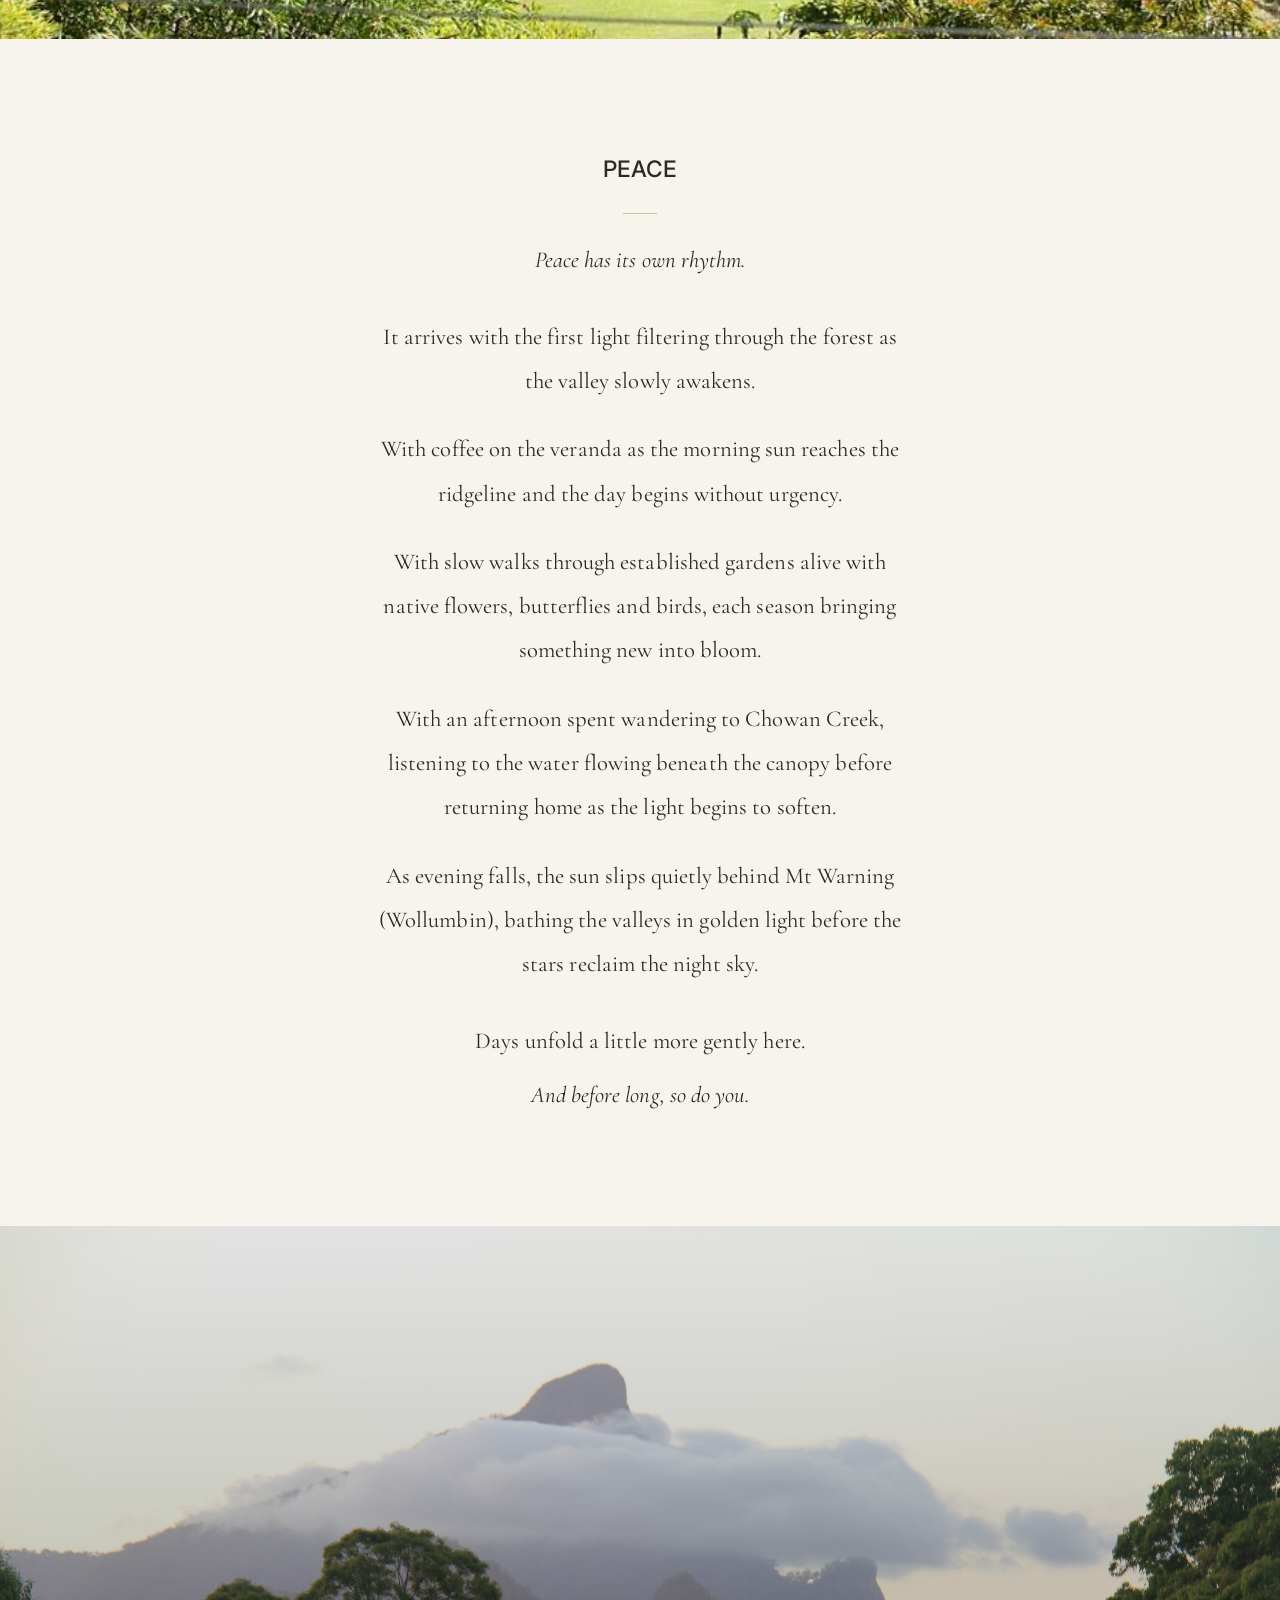
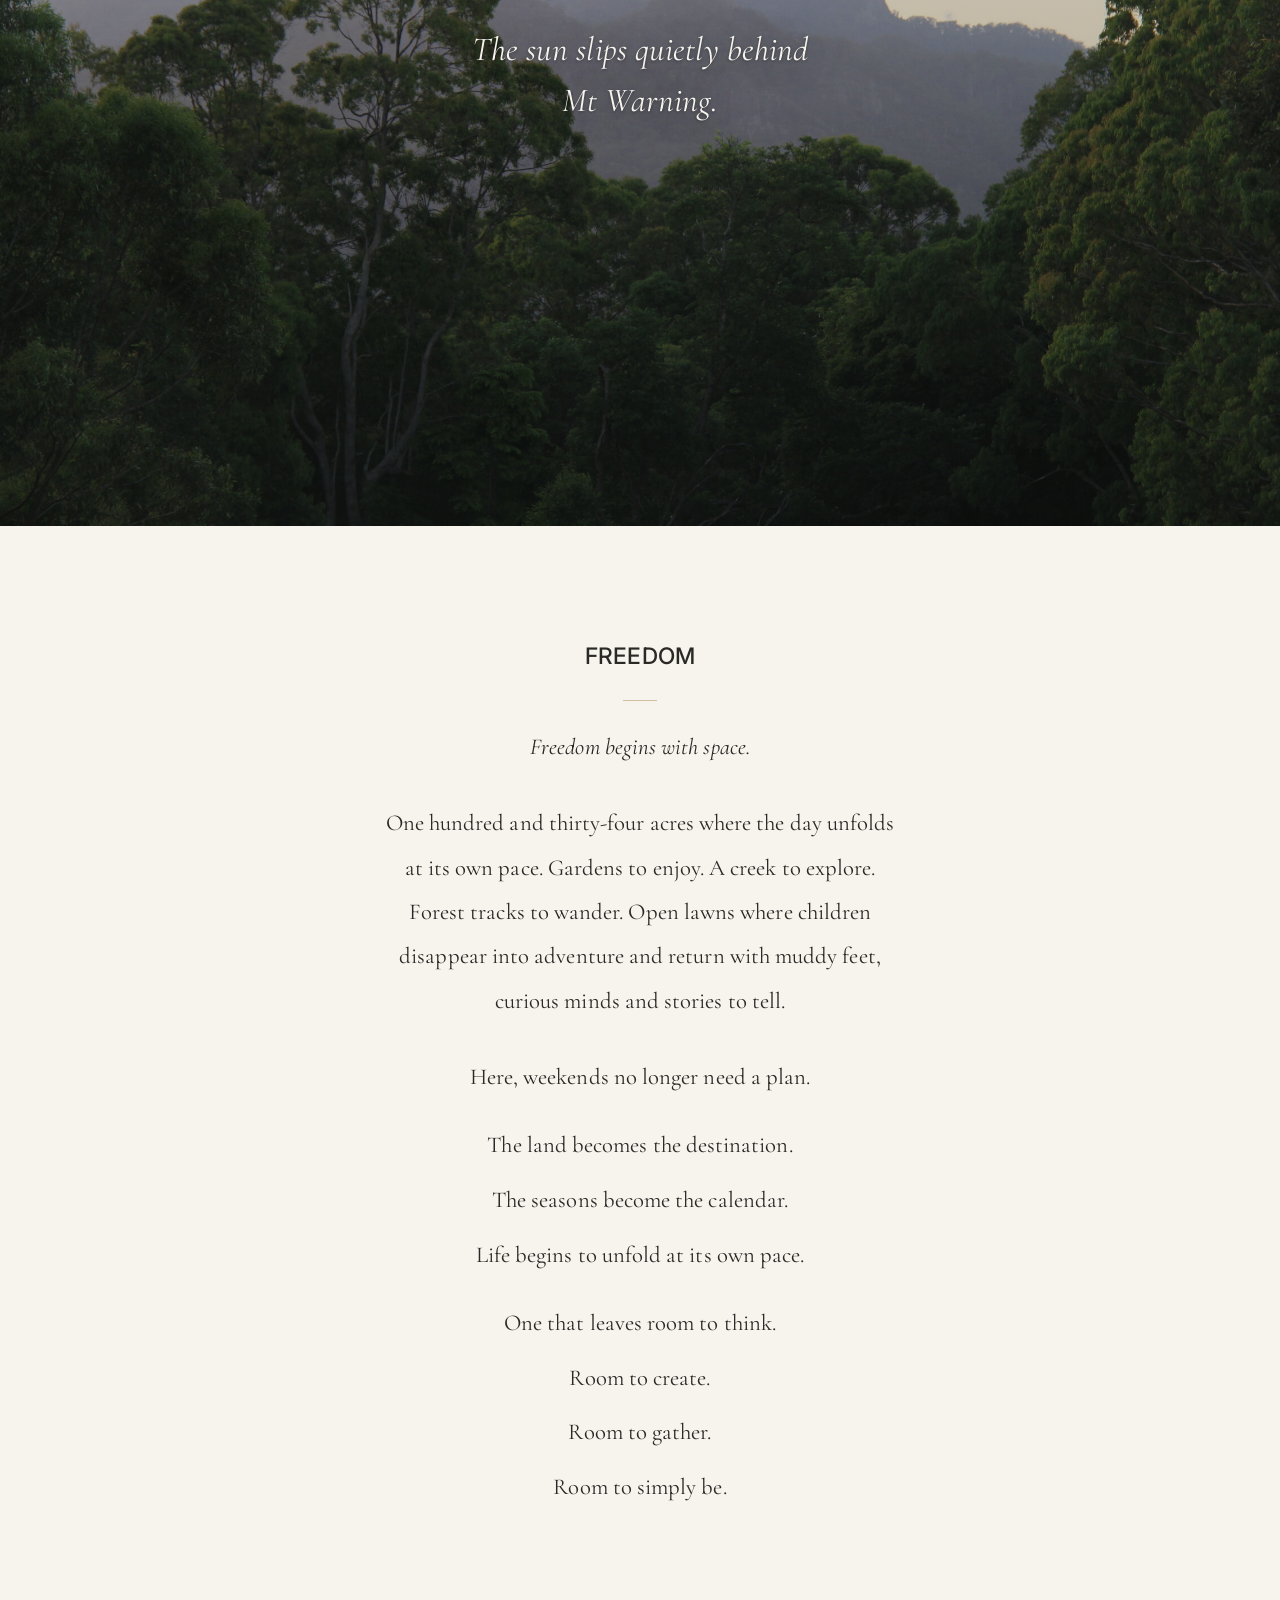
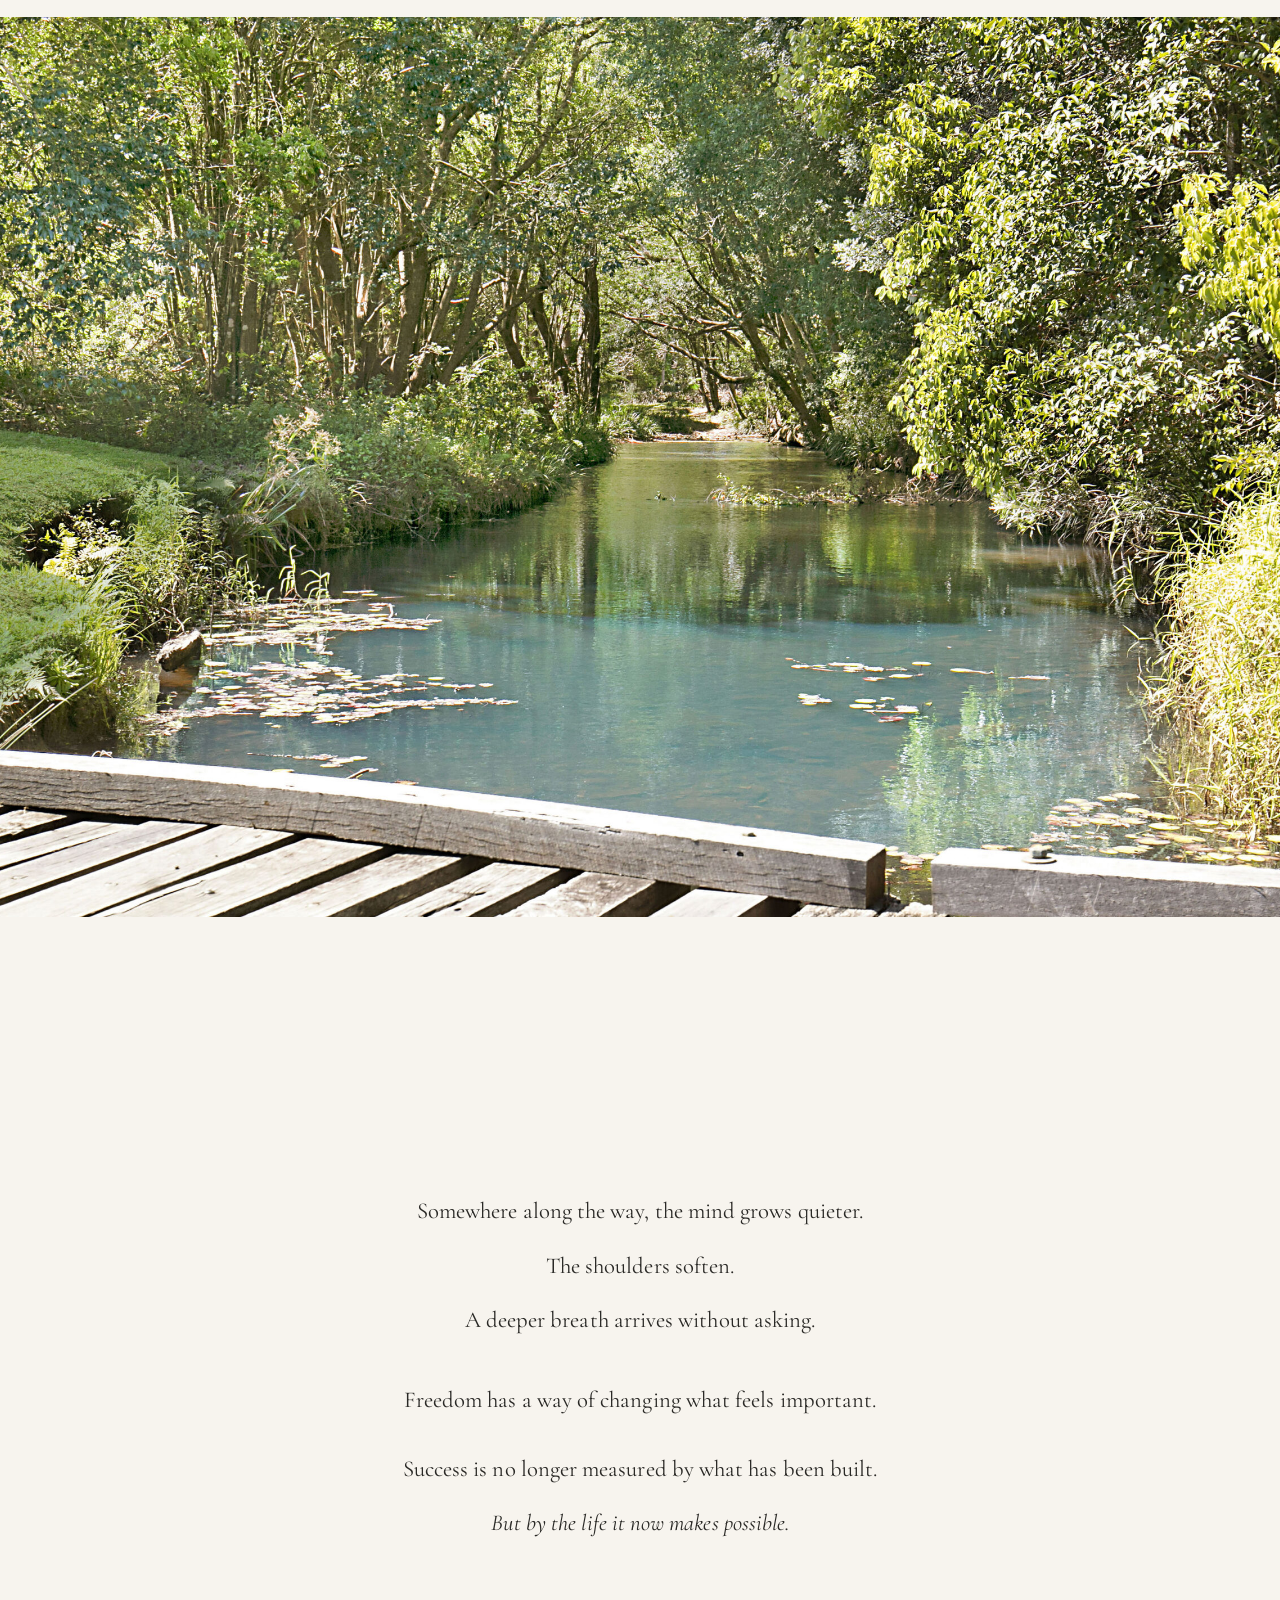
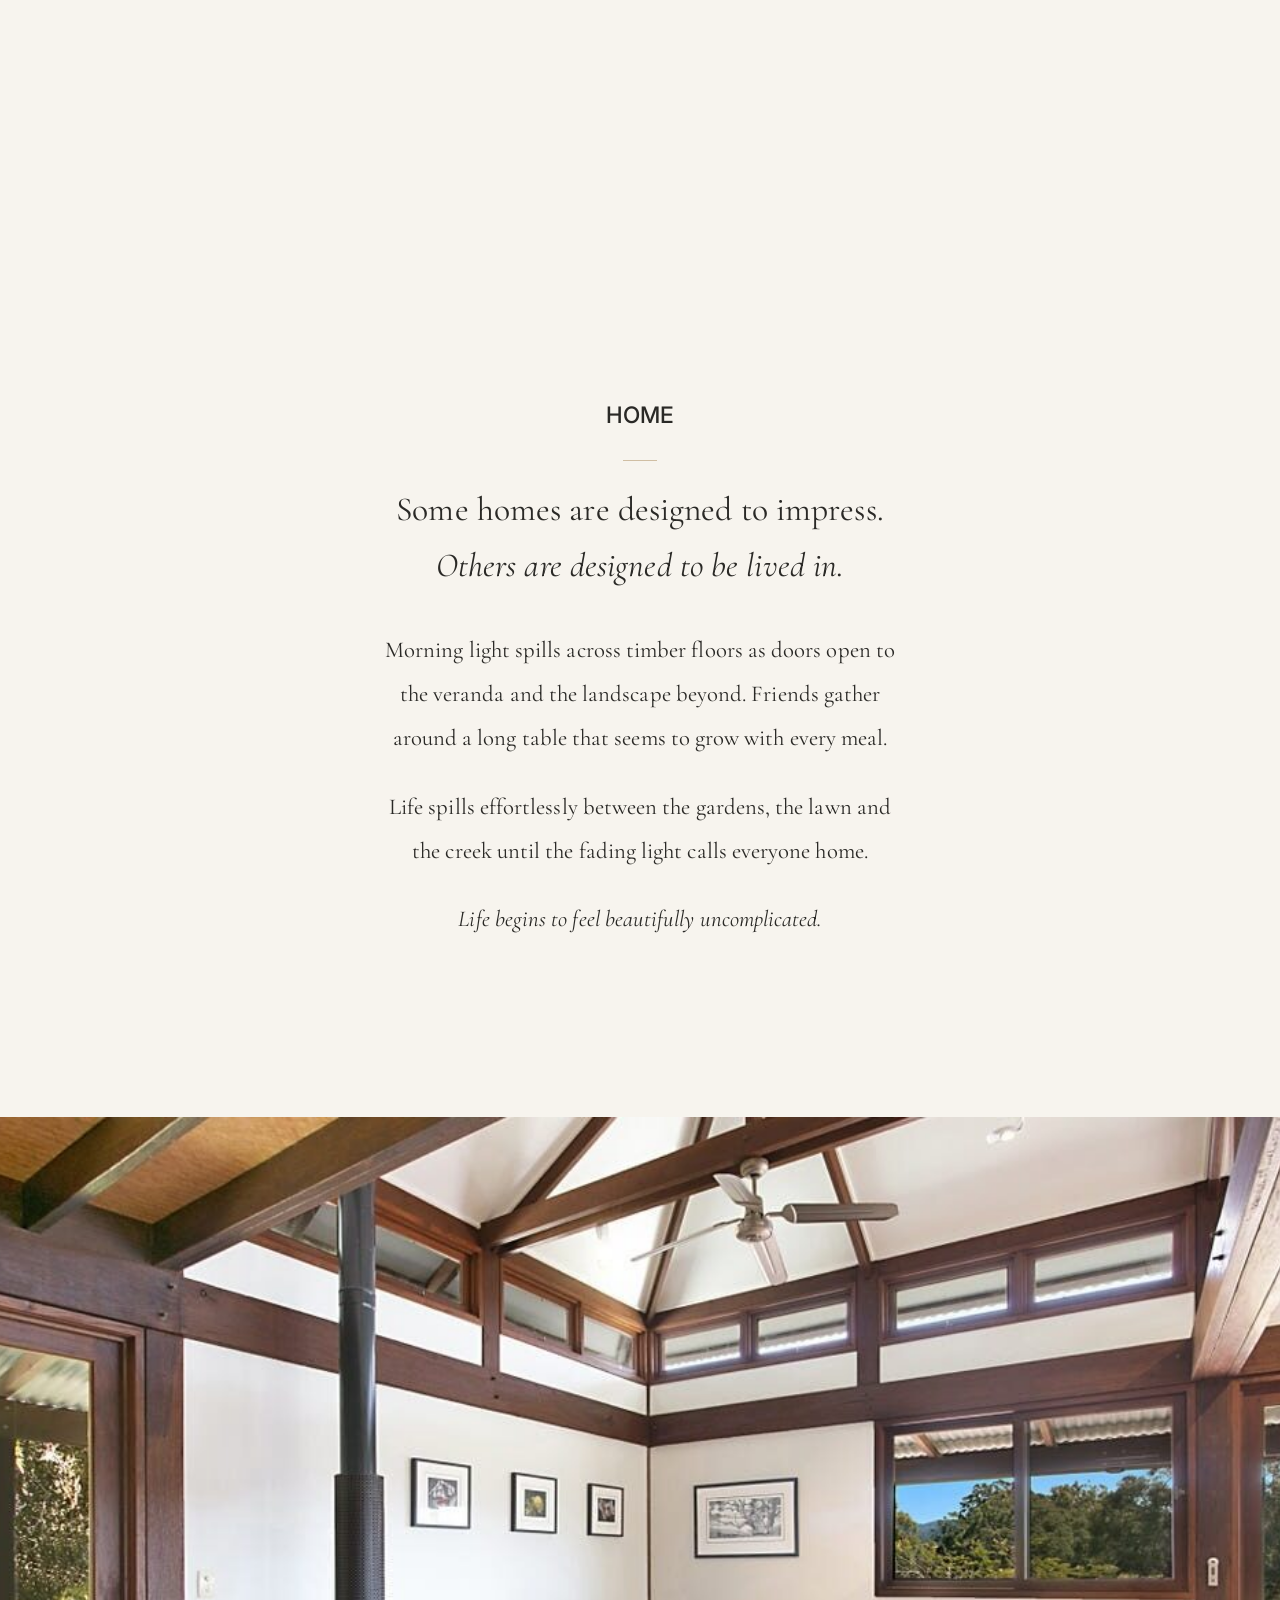
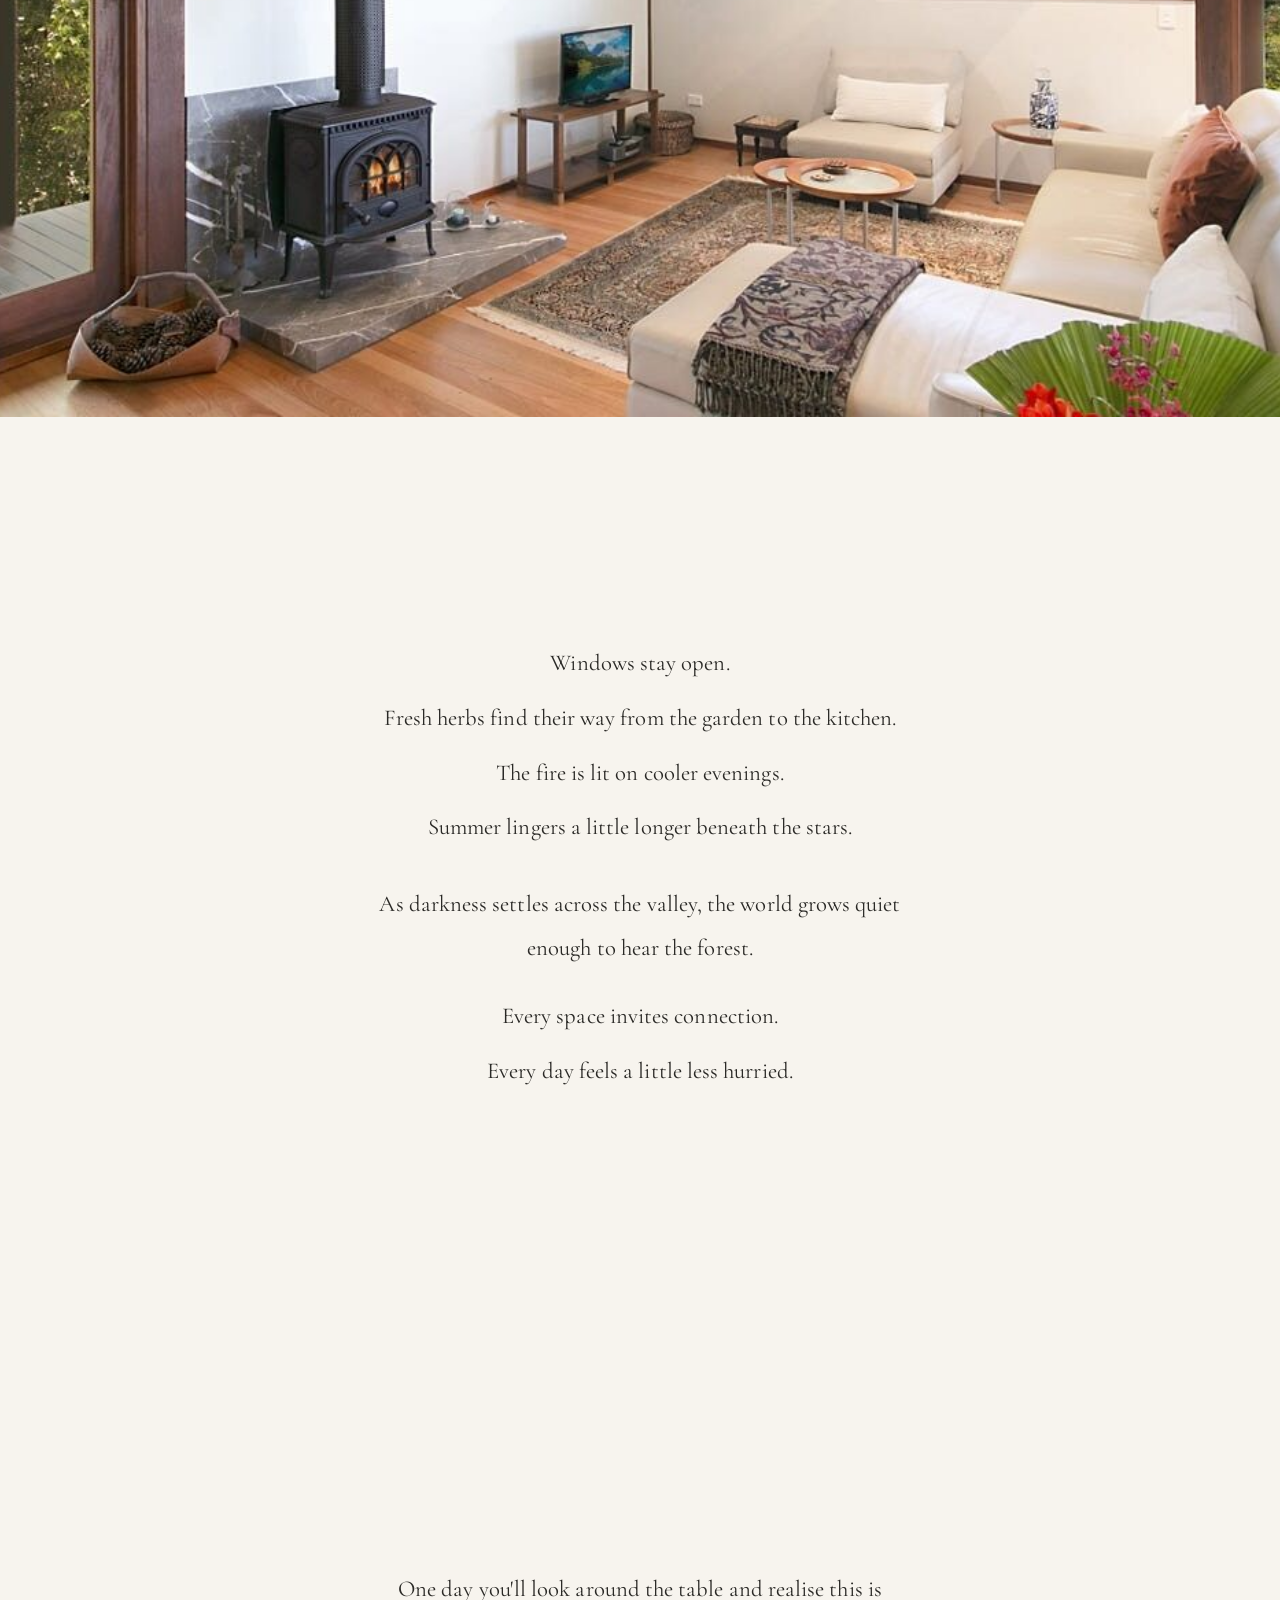
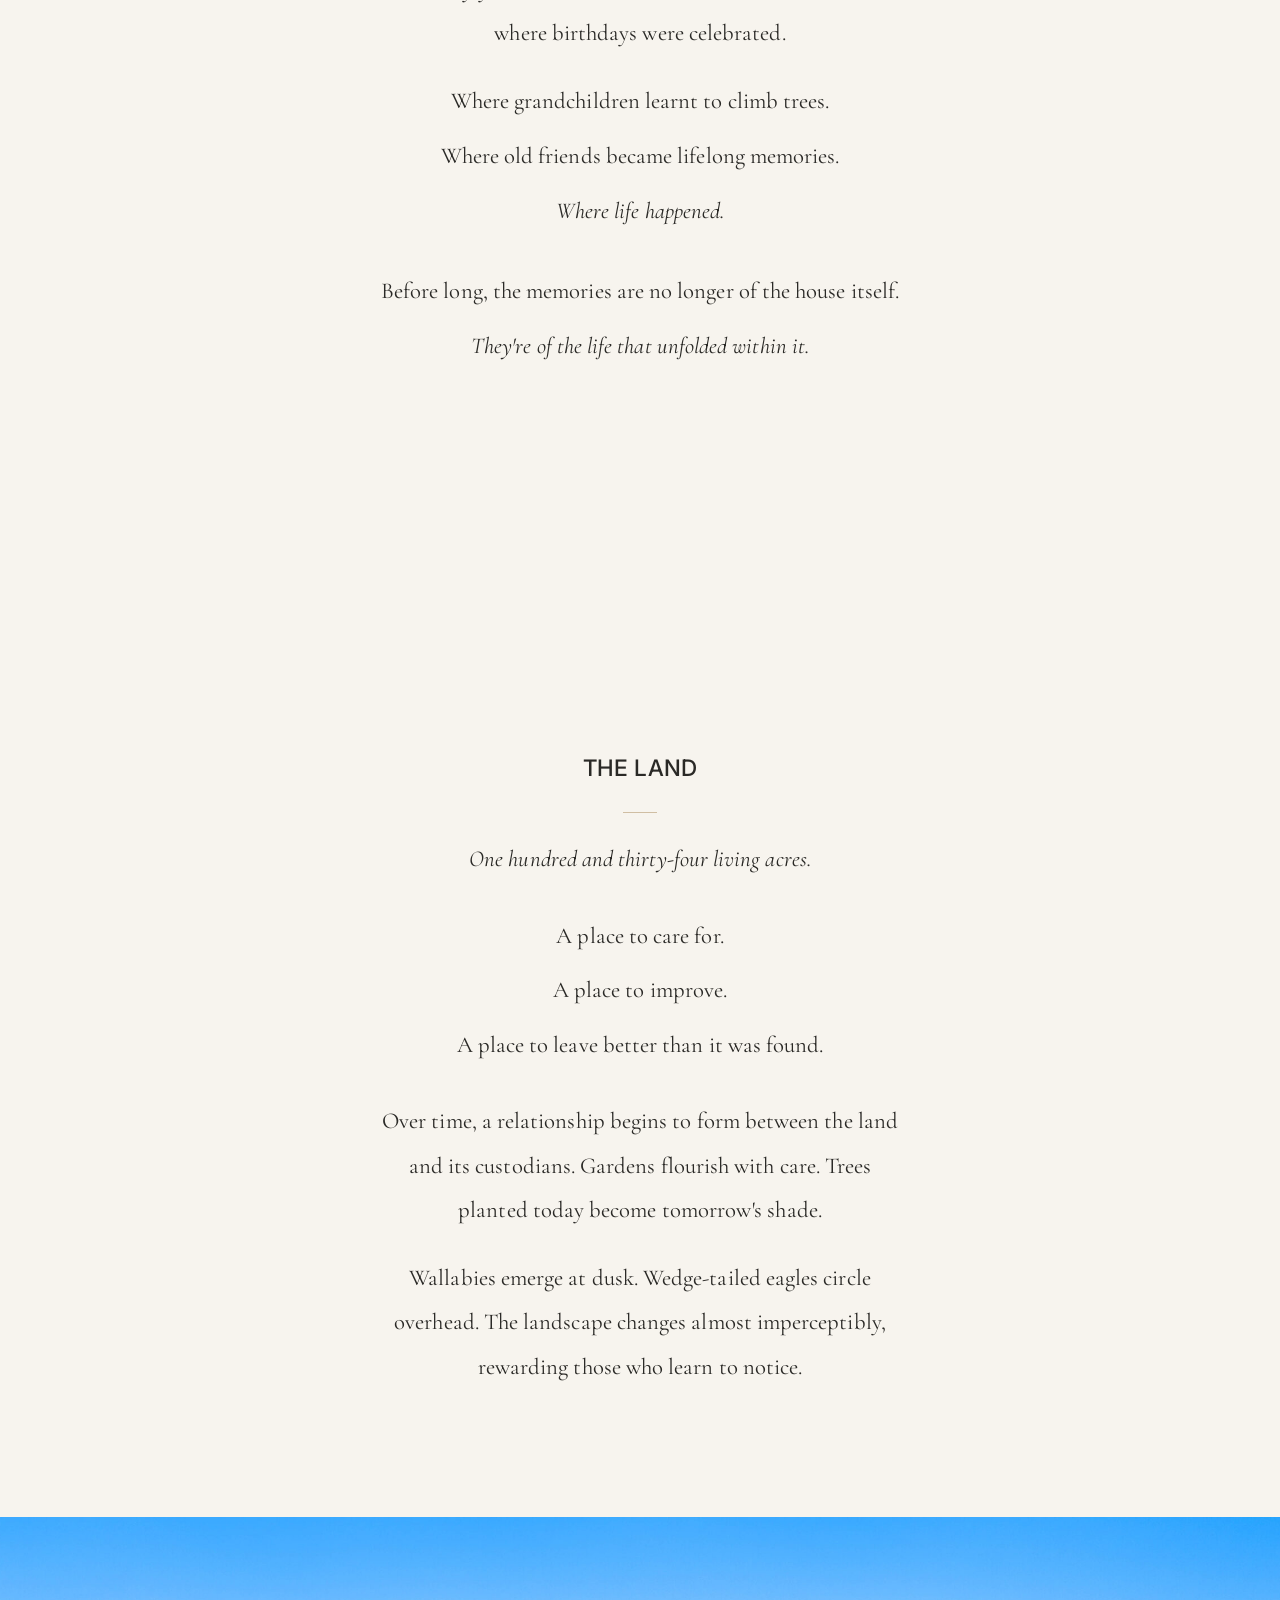
<file: im.html>
<!DOCTYPE html>
<html lang="en">
<head>
  <meta charset="UTF-8" />
  <meta name="viewport" content="width=device-width, initial-scale=1.0" />
  <title>Serra Luma — Information Memorandum</title>
  <meta name="description" content="Serra Luma. Mountain of Light. An Information Memorandum for a rare 134-acre estate in the Tweed Valley Hinterland." />
  <meta name="robots" content="noindex" />

  <link rel="icon" href="/favicon.ico" sizes="32x32" />
  <link rel="icon" href="/favicon.svg" type="image/svg+xml" />
  <link rel="preconnect" href="https://fonts.googleapis.com" />
  <link rel="preconnect" href="https://fonts.gstatic.com" crossorigin />
  <link href="https://fonts.googleapis.com/css2?family=Cormorant+Garamond:ital,wght@0,300;0,400;0,500;0,600;1,400;1,500&family=Inter:wght@400;500&display=swap" rel="stylesheet" />
  <link rel="stylesheet" href="assets/css/im.css?v=1" />
</head>
<body>
  <a class="mark" href="index.html">Serra Luma</a>

  <!-- ============================ COVER ============================ -->
  <header class="leaf cover">
    <img class="bg" src="assets/images/im/cover.jpg" alt="Mist rising through the valley beneath Mt Warning at dawn" />
    <div class="cover__inner">
      <p class="cover__eyebrow">Tweed Valley Hinterland</p>
      <h1 class="cover__title">Serra Luma</h1>
      <p class="cover__sub">Mountain of Light</p>
    </div>
    <p class="cover__foot">Information Memorandum</p>
  </header>

  <!-- ============================ ACT ONE ============================ -->

  <!-- THE STORY -->
  <section class="leaf">
    <div class="col reveal">
      <p class="label">The Story</p>
      <div class="opening">
        <p>Some places leave an impression.</p>
        <p>Others leave a feeling.</p>
        <p class="emph">Serra Luma did both.</p>
      </div>
    </div>
  </section>

  <section class="leaf">
    <div class="col reveal">
      <p>I remember crossing the bridge and following the sealed driveway as it climbed gently through the forest. Birdsong echoed through the trees. Sunlight filtered through the canopy. With every turn, the outside world seemed a little further away.</p>
      <div class="stanza" style="margin-top:2.5rem">
        <p>Then the driveway curved.</p>
        <p>The forest opened.</p>
        <p>The ridgeline revealed itself.</p>
      </div>
      <p class="emph" style="margin-top:2.5rem">It was breathtaking.</p>
    </div>
  </section>

  <!-- breathe -->
  <section class="leaf leaf--image">
    <img class="bg" src="assets/images/im/ridgeline.jpg" alt="Manicured lawns and native gardens framing the home, the valley beyond" loading="lazy" />
  </section>

  <section class="leaf">
    <div class="col reveal">
      <p>Manicured lawns rolled out before me. Native gardens framed the home, and beyond them the valleys stretched towards the horizon. The sense of space was unlike anything I had experienced before.</p>
      <p style="margin-top:2rem">I found myself standing there in complete silence, taking it all in.</p>
      <div class="stanza" style="margin-top:2rem">
        <p>For the first time in a long time, my mind was still.</p>
        <p>I wasn't thinking about where I needed to be next.</p>
        <p>I was simply grateful to be exactly where I was.</p>
      </div>
      <p class="emph" style="margin-top:2rem">That feeling has never left me.</p>
    </div>
  </section>

  <!-- THE RARE COMBINATION -->
  <section class="leaf">
    <div class="col reveal">
      <p class="label">The Rare Combination</p>
      <p>Many remarkable properties excel in one, two or perhaps three areas.</p>
      <div class="stanza" style="margin-top:2.25rem">
        <p>Protected panoramic views.</p>
        <p>Complete privacy.</p>
        <p>Thoughtful architecture.</p>
        <p>Permanent creek frontage.</p>
        <p>Established infrastructure.</p>
        <p>Productive land.</p>
        <p>Extensive native forest.</p>
        <p>Abundant birdlife and wildlife.</p>
        <p>A separate multi-acre future building envelope.<span class="gold">*</span></p>
      </div>
      <p style="margin-top:2.25rem">Finding one of these qualities is fortunate. Finding them all within a single estate is exceptionally rare.</p>
    </div>
  </section>

  <section class="leaf leaf--image">
    <img class="bg" src="assets/images/im/valley.jpg" alt="Mt Warning framed by the established gardens of Serra Luma" loading="lazy" />
  </section>

  <!-- ============================ ACT TWO ============================ -->

  <!-- PEACE -->
  <section class="leaf">
    <div class="col reveal">
      <p class="label">Peace</p>
      <p class="emph">Peace has its own rhythm.</p>
      <p style="margin-top:2rem">It arrives with the first light filtering through the forest as the valley slowly awakens.</p>
      <p>With coffee on the veranda as the morning sun reaches the ridgeline and the day begins without urgency.</p>
      <p>With slow walks through established gardens alive with native flowers, butterflies and birds, each season bringing something new into bloom.</p>
      <p>With an afternoon spent wandering to Chowan Creek, listening to the water flowing beneath the canopy before returning home as the light begins to soften.</p>
      <p>As evening falls, the sun slips quietly behind Mt&nbsp;Warning (Wollumbin), bathing the valleys in golden light before the stars reclaim the night sky.</p>
      <div class="stanza" style="margin-top:2rem">
        <p>Days unfold a little more gently here.</p>
        <p class="emph">And before long, so do you.</p>
      </div>
    </div>
  </section>

  <section class="leaf leaf--image has-quote">
    <img class="bg" src="assets/images/im/dusk.jpg" alt="The last golden light settling behind Mt Warning" loading="lazy" />
    <p class="quote">The sun slips quietly behind Mt&nbsp;Warning.</p>
  </section>

  <!-- FREEDOM -->
  <section class="leaf">
    <div class="col reveal">
      <p class="label">Freedom</p>
      <p class="emph">Freedom begins with space.</p>
      <p style="margin-top:2rem">One hundred and thirty-four acres where the day unfolds at its own pace. Gardens to enjoy. A creek to explore. Forest tracks to wander. Open lawns where children disappear into adventure and return with muddy feet, curious minds and stories to tell.</p>
      <p style="margin-top:2rem">Here, weekends no longer need a plan.</p>
      <div class="stanza">
        <p>The land becomes the destination.</p>
        <p>The seasons become the calendar.</p>
        <p>Life begins to unfold at its own pace.</p>
      </div>
      <div class="stanza" style="margin-top:1.5rem">
        <p>One that leaves room to think.</p>
        <p>Room to create.</p>
        <p>Room to gather.</p>
        <p>Room to simply be.</p>
      </div>
    </div>
  </section>

  <section class="leaf leaf--image">
    <img class="bg" src="assets/images/im/creek.jpg" alt="Chowan Creek flowing quietly beneath the canopy" loading="lazy" />
  </section>

  <section class="leaf">
    <div class="col reveal">
      <div class="stanza">
        <p>Somewhere along the way, the mind grows quieter.</p>
        <p>The shoulders soften.</p>
        <p>A deeper breath arrives without asking.</p>
      </div>
      <p style="margin-top:2.25rem">Freedom has a way of changing what feels important.</p>
      <div class="stanza" style="margin-top:1.25rem">
        <p>Success is no longer measured by what has been built.</p>
        <p class="emph">But by the life it now makes possible.</p>
      </div>
    </div>
  </section>

  <!-- HOME -->
  <section class="leaf">
    <div class="col reveal">
      <p class="label">Home</p>
      <div class="opening">
        <p>Some homes are designed to impress.</p>
        <p class="emph">Others are designed to be lived in.</p>
      </div>
      <p style="margin-top:2.25rem">Morning light spills across timber floors as doors open to the veranda and the landscape beyond. Friends gather around a long table that seems to grow with every meal.</p>
      <p>Life spills effortlessly between the gardens, the lawn and the creek until the fading light calls everyone home.</p>
      <p class="emph" style="margin-top:1.5rem">Life begins to feel beautifully uncomplicated.</p>
    </div>
  </section>

  <section class="leaf leaf--image">
    <img class="bg" src="assets/images/im/living.jpg" alt="The living pavilion beneath timber trusses, opening to the valley" loading="lazy" />
  </section>

  <section class="leaf">
    <div class="col reveal">
      <div class="stanza">
        <p>Windows stay open.</p>
        <p>Fresh herbs find their way from the garden to the kitchen.</p>
        <p>The fire is lit on cooler evenings.</p>
        <p>Summer lingers a little longer beneath the stars.</p>
      </div>
      <p style="margin-top:2rem">As darkness settles across the valley, the world grows quiet enough to hear the forest.</p>
      <div class="stanza" style="margin-top:1.5rem">
        <p>Every space invites connection.</p>
        <p>Every day feels a little less hurried.</p>
      </div>
    </div>
  </section>

  <section class="leaf">
    <div class="col reveal">
      <p>One day you'll look around the table and realise this is where birthdays were celebrated.</p>
      <div class="stanza" style="margin-top:1rem">
        <p>Where grandchildren learnt to climb trees.</p>
        <p>Where old friends became lifelong memories.</p>
        <p class="emph">Where life happened.</p>
      </div>
      <div class="stanza" style="margin-top:2.25rem">
        <p>Before long, the memories are no longer of the house itself.</p>
        <p class="emph">They're of the life that unfolded within it.</p>
      </div>
    </div>
  </section>

  <!-- THE LAND -->
  <section class="leaf">
    <div class="col reveal">
      <p class="label">The Land</p>
      <p class="emph">One hundred and thirty-four living acres.</p>
      <div class="stanza" style="margin-top:2rem">
        <p>A place to care for.</p>
        <p>A place to improve.</p>
        <p>A place to leave better than it was found.</p>
      </div>
      <p style="margin-top:2rem">Over time, a relationship begins to form between the land and its custodians. Gardens flourish with care. Trees planted today become tomorrow's shade.</p>
      <p>Wallabies emerge at dusk. Wedge-tailed eagles circle overhead. The landscape changes almost imperceptibly, rewarding those who learn to notice.</p>
    </div>
  </section>

  <section class="leaf leaf--image">
    <img class="bg" src="assets/images/im/aerial.jpg" alt="The residence set into the forested ridgeline of the estate" loading="lazy" />
  </section>

  <section class="leaf">
    <div class="col reveal">
      <p>There is a deep privilege in becoming the custodian of a place like this.</p>
      <p class="emph" style="margin-top:1.25rem">Over time, something begins to shift.</p>
      <div class="stanza" style="margin-top:2rem">
        <p>Many people believe they are shaping the land.</p>
        <p class="emph">Only to realise the land has been shaping them all along.</p>
      </div>
    </div>
  </section>

  <!-- THE RESIDENCE -->
  <section class="leaf">
    <div class="col reveal">
      <p class="label">The Residence</p>
      <div class="opening">
        <p>Some homes sit upon the land.</p>
        <p class="emph">Others belong to it.</p>
      </div>
      <p style="margin-top:2.25rem">The residence was designed to embrace its surroundings rather than compete with them. Walls of glass draw the landscape inside. Timber, stone and natural light create spaces that feel warm, grounded and deeply connected to the ridgeline beyond.</p>
    </div>
  </section>

  <section class="leaf leaf--image">
    <img class="bg" src="assets/images/im/residence.jpg" alt="Living spaces opening through walls of glass to the landscape" loading="lazy" />
  </section>

  <section class="leaf">
    <div class="col reveal">
      <p>Every room offers a different perspective.</p>
      <div class="stanza" style="margin-top:1.25rem">
        <p>Morning light spilling through the trees.</p>
        <p>Gardens framed by wide verandas.</p>
        <p>The changing colours of the valley from sunrise to sunset.</p>
      </div>
      <div class="stanza" style="margin-top:2.25rem">
        <p>The architecture never asks to be the centre of attention.</p>
        <p class="emph">It simply provides the perfect place from which to experience everything beyond it.</p>
      </div>
    </div>
  </section>

  <!-- FLOORPLANS -->
  <section class="leaf">
    <div class="col col--wide plate plate--frame reveal">
      <p class="label">The Floorplan</p>
      <img src="assets/images/Floorplan.png" alt="Floor plan of the Serra Luma residence, garage and studio" loading="lazy" />
      <p class="caption">A home designed for connection, comfort and effortless indoor–outdoor living</p>
    </div>
  </section>

  <!-- A SPACE APART -->
  <section class="leaf">
    <div class="col reveal">
      <p class="label">A Space Apart</p>
      <div class="opening">
        <p>Some moments are best shared.</p>
        <p class="emph">Others are best enjoyed in solitude.</p>
      </div>
      <p style="margin-top:2.25rem">Set apart from the main residence, the self-contained studio offers privacy without separation. A welcoming space for family, guests, creative pursuits or quiet reflection, offering a flexibility that enriches life at Serra Luma.</p>
    </div>
  </section>

  <section class="leaf leaf--image">
    <img class="bg" src="assets/images/im/studio.jpg" alt="The self-contained guest studio, private and light-filled" loading="lazy" />
  </section>

  <section class="leaf">
    <div class="col reveal">
      <div class="stanza">
        <p>Grandparents can stay a little longer.</p>
        <p>Friends feel immediately at home.</p>
        <p>Creative ideas have room to breathe.</p>
      </div>
      <p style="margin-top:2rem">A place to welcome those you love without ever giving up your own sense of space.</p>
      <p class="emph" style="margin-top:1.5rem">Sometimes the greatest luxury is simply having a place of one's own.</p>
    </div>
  </section>

  <!-- ============================ ACT THREE ============================ -->

  <!-- POSSIBILITY -->
  <section class="leaf">
    <div class="col reveal">
      <p class="label">Possibility</p>
      <p>Great estates are never defined by a single purpose.</p>
      <p class="emph">Every custodian imagines something different.</p>
      <div class="stanza" style="margin-top:2.25rem">
        <p>For some, Serra Luma will become a place where generations gather.</p>
        <p>For others, a creative refuge.</p>
        <p>A wellness retreat.</p>
        <p>A regenerative holding.</p>
        <p>A self-reliant sanctuary.</p>
      </div>
      <div class="stanza" style="margin-top:2.25rem">
        <p>That is the beauty of a place like this.</p>
        <p class="emph">Its greatest chapter has yet to be written.</p>
      </div>
    </div>
  </section>

  <section class="leaf leaf--image">
    <img class="bg" src="assets/images/im/pasture.jpg" alt="Open pasture and native forest across the estate" loading="lazy" />
  </section>

  <!-- ESTATE MASTERPLAN -->
  <section class="leaf">
    <div class="col col--wide plate reveal">
      <p class="label">Estate Masterplan</p>
      <p style="margin-bottom:2.5rem">Every great estate is best understood from above. From the ridgeline residence and self-contained studio to the permanent creek frontage, native forest, productive clearings and secluded lower plateau, the masterplan reveals the remarkable scale and composition of Serra Luma.</p>
      <img class="plate--frame" src="assets/images/im/masterplan.jpg" alt="Aerial masterplan of the Serra Luma estate" loading="lazy" style="border-radius:2px" />
      <p class="legend">
        <span>Residence</span><span class="dot">·</span><span>Studio</span><span class="dot">·</span><span>Retreat Plateau</span><span class="dot">·</span><span>Chowan Creek</span><span class="dot">·</span><span>Sealed Driveway</span><span class="dot">·</span><span>Creek Frontage</span>
      </p>
      <p class="caption" style="margin-top:1.25rem">Boundary indication only</p>
    </div>
  </section>

  <section class="leaf">
    <div class="col reveal opening">
      <p>Some places are measured in hectares.</p>
      <p class="emph gold">Others in possibility.</p>
    </div>
  </section>

  <!-- BEYOND THE GATES -->
  <section class="leaf">
    <div class="col reveal">
      <p class="label">Beyond the Gates</p>
      <p>One of the greatest privileges of Serra Luma is that its remarkable sense of seclusion never comes at the expense of connection.</p>
      <p style="margin-top:2rem">Just minutes away, Uki remains one of the Tweed Valley's most cherished villages, home to cafés, galleries, artisan markets and a thriving creative community.</p>
      <p>Beyond the estate lies one of Australia's richest food and nature regions. Ancient rainforest walks through Border Ranges and Springbrook National Parks. Hidden waterfalls and swimming holes. The Northern Rivers Rail Trail. Award-winning regional dining, boutique distilleries and scenic drives through fertile valleys.</p>
      <p>Byron Bay, the Gold Coast and Gold Coast Airport all remain comfortably within easy reach.</p>
    </div>
  </section>

  <section class="leaf leaf--image">
    <img class="bg" src="assets/images/im/region.jpg" alt="The wider caldera landscape of the Tweed Valley" loading="lazy" />
  </section>

  <section class="leaf">
    <div class="col reveal">
      <p>Yet every journey home ends the same way.</p>
      <div class="stanza" style="margin-top:1.25rem">
        <p>Crossing the bridge.</p>
        <p>Climbing the driveway.</p>
        <p>Watching the forest open to reveal the ridgeline once again.</p>
      </div>
      <div class="stanza" style="margin-top:2.25rem">
        <p>Some places are wonderful to visit.</p>
        <p class="emph">Serra Luma is the place you'll look forward to coming home to.</p>
      </div>
    </div>
  </section>

  <!-- ESTATE AT A GLANCE -->
  <section class="leaf">
    <div class="col col--wide reveal">
      <p class="label">Estate at a Glance</p>
      <dl class="spec-grid">
        <div class="spec"><dt>Land</dt><dd>134 acres of elevated Tweed Valley hinterland</dd></div>
        <div class="spec"><dt>Residence</dt><dd>Classic Australian 3-bedroom, 2.5-bathroom Bush Pavilion residence</dd></div>
        <div class="spec"><dt>Studio</dt><dd>Separate self-contained guest accommodation</dd></div>
        <div class="spec"><dt>Views</dt><dd>Protected panoramic views towards Mt Warning (Wollumbin), Springbrook and the Border Ranges</dd></div>
        <div class="spec"><dt>Lifestyle</dt><dd>Established gardens, productive land, abundant birdlife and wildlife</dd></div>
        <div class="spec"><dt>Water</dt><dd>Approximately 500 metres of permanent Chowan Creek frontage</dd></div>
        <div class="spec"><dt>Water Security</dt><dd>80,000 litres of rainwater storage servicing the residence and studio</dd></div>
        <div class="spec"><dt>Infrastructure</dt><dd>Solar power, internal roads, extensive shedding and established access</dd></div>
        <div class="spec"><dt>Privacy</dt><dd>A secluded ridgeline holding surrounded by native forest</dd></div>
        <div class="spec"><dt>Zoning</dt><dd>Rural Landscape RU2</dd></div>
        <div class="spec"><dt>Future Potential</dt><dd>Separate multi-acre building envelope offering additional possibilities (STCA)</dd></div>
        <div class="spec"><dt>Access</dt><dd>Approx. 5 minutes to Uki · 45 minutes to Gold Coast Airport · 50 minutes to Byron Bay</dd></div>
      </dl>
    </div>
  </section>

  <!-- ============================ THE CLOSE ============================ -->

  <section class="leaf">
    <div class="col reveal opening">
      <p>Take one slow, deep breath.</p>
      <p class="emph">Imagine this was home.</p>
    </div>
  </section>

  <section class="leaf">
    <div class="col reveal stanza">
      <p>Morning light filtering across the valley.</p>
      <p>Fresh coffee as the sun rises over the caldera.</p>
      <p>The stillness.</p>
      <p>The scent of the gardens after summer rain.</p>
      <p>The last golden light settling behind Mt&nbsp;Warning.</p>
      <p class="emph" style="margin-top:1.25rem">The satisfaction of knowing this place is a little better because you were here.</p>
    </div>
  </section>

  <section class="leaf leaf--image">
    <img class="bg" src="assets/images/im/cover.jpg" alt="Dawn over the valley beneath Mt Warning" loading="lazy" />
  </section>

  <!-- ENQUIRIES -->
  <section class="leaf">
    <div class="col reveal contact">
      <p class="label">Enquiries</p>
      <p>Thank you for taking the time to discover Serra Luma.</p>
      <p style="margin-bottom:2.5rem">We look forward to introducing the estate to its next custodians. Private inspections are available by appointment.</p>
      <p class="name emph">Michael Ivany</p>
      <p><a href="mailto:hello@serraluma.com">hello@serraluma.com</a></p>
      <p><a href="tel:+61412154596">+61 412 154 596</a></p>
      <p style="margin-top:1.5rem"><a href="index.html">www.serraluma.com</a></p>
    </div>
  </section>

  <!-- IMPORTANT INFORMATION -->
  <section class="leaf">
    <div class="col fineprint reveal">
      <p class="label">Important Information</p>
      <p>This Information Memorandum has been prepared by the Vendors for the purpose of providing general information about Serra Luma. While every reasonable care has been taken in its preparation, the information contained within has been compiled in good faith from sources believed to be reliable at the time of publication. Neither the Vendors nor any person acting on their behalf makes any representation or warranty, express or implied, as to the accuracy, completeness or currency of the information contained within.</p>
      <p>All measurements, areas, dimensions, distances, boundaries, maps, aerial imagery, photographs, plans, floorplans, illustrations and descriptions are approximate unless otherwise stated and should be independently verified by prospective purchasers. Photographs have been selected to represent the property and its surroundings at various times of the year; seasonal conditions, vegetation, water levels and views may vary over time. Travel distances and journey times are approximate only.</p>
      <p>Any references to future development potential, alternative uses, conceptual plans, retreat opportunities or other future visions for the property are provided for illustrative purposes only. All such opportunities remain subject to the relevant planning, environmental, statutory and other approvals. Nothing contained within should be interpreted as planning advice or as a representation that any approval will be granted.</p>
      <p>Prospective purchasers should undertake their own enquiries and obtain independent legal, financial, planning, engineering, environmental, taxation and other professional advice before making any purchasing decision. This Information Memorandum has been prepared for marketing purposes only. It does not form part of any contract of sale, representation or warranty, and should not be relied upon as a substitute for independent due diligence. The Vendors reserve the right to amend, update or withdraw any information contained within without notice.</p>
    </div>
  </section>

  <script>
    (function () {
      var els = document.querySelectorAll('.reveal');
      if (!('IntersectionObserver' in window) || window.matchMedia('(prefers-reduced-motion: reduce)').matches) {
        els.forEach(function (el) { el.classList.add('in'); });
        return;
      }
      var io = new IntersectionObserver(function (entries) {
        entries.forEach(function (e) {
          if (e.isIntersecting) { e.target.classList.add('in'); io.unobserve(e.target); }
        });
      }, { rootMargin: '0px 0px -12% 0px', threshold: 0.12 });
      els.forEach(function (el) { io.observe(el); });
    })();
  </script>
</body>
</html>
</file>
<file: assets/css/styles.css>
/* ==========================================================================
   Serra Luma — Premium Property Site
   Design system + global styles
   Palette, typography and spacing are centralised in :root for easy editing.
   ========================================================================== */

:root {
  /* Colour palette — Aman-inspired: deep charcoal, warm stone, eucalyptus, bronze */
  --forest: #1F1F1C;       /* deep charcoal — dark backgrounds & headings */
  --forest-deep: #161613;  /* deepest charcoal, used sparingly */
  --stone: #D8D0C4;        /* warm stone */
  --ivory: #F7F4EE;        /* warm ivory background */
  --taupe: #C8B8A3;        /* soft taupe */
  --eucalyptus: #8C9683;   /* soft eucalyptus accent */
  --clay: #B08D57;         /* muted bronze highlight */
  --ink: #2A2926;          /* warm text charcoal */

  --ink-on-dark: #F1ECE2;
  --muted: #7c7367;        /* warm muted grey-brown */
  --line: rgba(31, 31, 28, 0.12);
  --line-dark: rgba(241, 236, 226, 0.16);
  --overlay: rgba(24, 24, 21, 0.44);

  /* Typography */
  --serif: "Cormorant Garamond", "Playfair Display", Georgia, serif;
  --sans: "Inter", "Helvetica Neue", Arial, sans-serif;

  /* Spacing scale */
  --space-section: clamp(4rem, 8vw, 6rem);   /* uniform ~1in (96px) top & bottom on all sections */
  --gutter: clamp(1.5rem, 5vw, 5rem);
  --maxw: 1280px;
  --maxw-text: 760px;

  --radius: 4px;
  --radius-lg: 8px;

  --ease: cubic-bezier(0.22, 0.61, 0.36, 1);
  --transition: 0.5s var(--ease);
}

/* ----- Reset ----- */
*, *::before, *::after { box-sizing: border-box; }
* { margin: 0; }
html { scroll-behavior: smooth; -webkit-text-size-adjust: 100%; }
@media (prefers-reduced-motion: reduce) {
  html { scroll-behavior: auto; }
  *, *::before, *::after {
    animation-duration: 0.01ms !important;
    transition-duration: 0.01ms !important;
  }
}

body {
  font-family: var(--sans);
  color: var(--ink);
  background: var(--ivory);
  line-height: 1.8;
  font-size: clamp(1rem, 0.96rem + 0.2vw, 1.075rem);
  font-weight: 400;
  letter-spacing: 0.005em;
  -webkit-font-smoothing: antialiased;
  text-rendering: optimizeLegibility;
  overflow-x: hidden;
}

img, video { max-width: 100%; display: block; height: auto; }
a { color: inherit; text-decoration: none; }
button { font-family: inherit; cursor: pointer; }

/* ----- Typography ----- */
h1, h2, h3, h4 {
  font-family: var(--serif);
  font-weight: 500;
  line-height: 1.08;
  letter-spacing: 0.005em;
  color: var(--forest);
}
.display {
  font-size: clamp(3rem, 8vw, 6.5rem);
  font-weight: 500;
  letter-spacing: 0.01em;
}
h2 { font-size: clamp(2rem, 4.5vw, 3.4rem); }
h3 { font-size: clamp(1.5rem, 2.6vw, 2.1rem); }

.eyebrow {
  font-family: var(--sans);
  font-size: 0.72rem;
  font-weight: 500;
  letter-spacing: 0.32em;
  text-transform: uppercase;
  color: var(--clay);
  margin-bottom: 1.5rem;
}
.lead {
  font-size: clamp(1.15rem, 1.05rem + 0.6vw, 1.5rem);
  line-height: 1.65;
  color: #4a463f;
  font-weight: 400;
}

/* ----- Layout helpers ----- */
.wrap { max-width: var(--maxw); margin-inline: auto; padding-inline: var(--gutter); }
.section { padding-block: var(--space-section); }
.text-col { max-width: var(--maxw-text); }
.center { text-align: center; margin-inline: auto; }
/* Optional line breaks for desktop typography; collapse to natural flow
   on smaller screens so text wraps cleanly on tablet and mobile. */
@media (max-width: 899px) { br.brk { display: none; } }

/* ==========================================================================
   Navigation
   ========================================================================== */
.nav {
  position: fixed;
  inset: 0 0 auto 0;
  z-index: 100;
  display: flex;
  align-items: center;
  justify-content: space-between;
  padding: 1.4rem var(--gutter);
  transition: background var(--transition), padding var(--transition), box-shadow var(--transition);
}
.nav--solid {
  background: rgba(247, 243, 234, 0.92);
  backdrop-filter: blur(10px);
  -webkit-backdrop-filter: blur(10px);
  padding-block: 1rem;
  box-shadow: 0 1px 0 var(--line);
}
.nav__brand {
  font-family: var(--serif);
  font-size: 1.4rem;
  letter-spacing: 0.14em;
  text-transform: uppercase;
  color: var(--ink-on-dark);
  transition: color var(--transition);
}
.nav--solid .nav__brand { color: var(--forest); }

.nav__links {
  display: flex;
  align-items: center;
  gap: clamp(1.5rem, 3vw, 2.75rem);
  list-style: none;
  padding: 0;
}
.nav__links a {
  font-size: 0.82rem;
  letter-spacing: 0.14em;
  text-transform: uppercase;
  color: var(--ink-on-dark);
  position: relative;
  padding-block: 0.25rem;
  transition: color var(--transition);
}
.nav--solid .nav__links a { color: var(--forest); }
/* Underline uses ::before so the dropdown caret (::after) stays separate —
   otherwise they merge and a current/hovered dropdown rotates into a vertical line. */
.nav__links a::before {
  content: "";
  position: absolute;
  left: 0; bottom: 0;
  width: 0; height: 1px;
  background: currentColor;
  transition: width var(--transition);
}
.nav__links a:hover::before,
.nav__links a[aria-current="page"]::before { width: 100%; }

/* Mobile toggle */
.nav__toggle {
  display: none;
  flex-direction: column;
  align-items: center;
  justify-content: center;
  gap: 5px;
  min-width: 44px;
  min-height: 44px;
  background: none;
  border: 0;
  padding: 8px;
  z-index: 110;
}
.nav__toggle span {
  width: 26px; height: 1.5px;
  background: var(--ink-on-dark);
  transition: transform var(--transition), opacity var(--transition), background var(--transition);
}
.nav--solid .nav__toggle span { background: var(--forest); }

@media (max-width: 860px) {
  .nav__toggle { display: flex; }
  /* The solid nav's backdrop-filter makes .nav a containing block for the
     fixed full-screen menu, collapsing it to the bar height. Drop the blur on
     mobile (the menu's own opaque background is all that's needed here). */
  .nav--solid {
    background: rgba(247, 243, 234, 0.98);
    backdrop-filter: none;
    -webkit-backdrop-filter: none;
  }
  .nav__links {
    position: fixed;
    inset: 0;
    flex-direction: column;
    justify-content: safe center;
    gap: 2.25rem;
    background: var(--forest);
    transform: translateX(100%);
    transition: transform 0.55s var(--ease);
    /* Scroll rather than clip if the items ever exceed the screen
       (e.g. a short phone in landscape). */
    overflow-y: auto;
    -webkit-overflow-scrolling: touch;
    padding: 5.5rem 1.5rem 3rem;
  }
  .nav__links a { color: var(--ink-on-dark); font-size: 1.05rem; }
  /* On a solid (scrolled) nav the desktop rule darkens links for the light bar;
     inside the open full-screen menu that makes top-level links dark-on-dark
     (invisible). Keep them light whenever the mobile menu is shown. */
  .nav--solid .nav__links a { color: var(--ink-on-dark); }
  .nav--open .nav__links { transform: translateX(0); }
  .nav--open .nav__toggle span { background: var(--ink-on-dark); }
  .nav--open .nav__toggle span:nth-child(1) { transform: translateY(6.5px) rotate(45deg); }
  .nav--open .nav__toggle span:nth-child(2) { opacity: 0; }
  .nav--open .nav__toggle span:nth-child(3) { transform: translateY(-6.5px) rotate(-45deg); }
}

/* ==========================================================================
   Buttons
   ========================================================================== */
.btn {
  display: inline-flex;
  align-items: center;
  gap: 0.6rem;
  padding: 0.95rem 1.9rem;
  font-size: 0.78rem;
  letter-spacing: 0.18em;
  text-transform: uppercase;
  border-radius: var(--radius);
  border: 1px solid transparent;
  transition: background var(--transition), color var(--transition),
              border-color var(--transition), transform var(--transition);
  will-change: transform;
}
.btn:hover { transform: translateY(-2px); }
.btn--solid { background: var(--clay); color: var(--forest-deep); }
.btn--solid:hover { background: #9a7948; }
.btn--dark { background: var(--forest); color: var(--ink-on-dark); }
.btn--dark:hover { background: #000; }
.btn--ghost { border-color: currentColor; color: var(--ink); }
.btn--ghost:hover { background: var(--forest); color: var(--ivory); border-color: var(--forest); }
.btn--light { border-color: rgba(244,239,228,0.6); color: var(--ink-on-dark); }
.btn--light:hover { background: var(--ivory); color: var(--forest); border-color: var(--ivory); }

.btn-row {
  display: flex;
  flex-wrap: wrap;
  gap: 1rem;
}
.btn-row--center { justify-content: center; }

/* Nav CTA — restrained, elegant bronze (slightly lighter visual weight) */
.nav__cta {
  padding: 0.6rem 1.25rem;
  font-size: 0.7rem;
  letter-spacing: 0.16em;
  background: #A98A5A;          /* softer, more restrained bronze than --clay */
  color: var(--forest-deep);
}
.nav__cta:hover { background: #957542; }

/* ==========================================================================
   Hero
   ========================================================================== */
.hero {
  position: relative;
  min-height: 100svh;
  display: grid;
  place-items: center;
  text-align: center;
  color: var(--ink-on-dark);
  overflow: hidden;
}
.hero__media {
  position: absolute;
  inset: 0;
  width: 100%; height: 100%;
  object-fit: cover;
  z-index: -2;
}
.hero::after {
  content: "";
  position: absolute;
  inset: 0;
  background:
    linear-gradient(to bottom, rgba(28,34,36,0.32) 0%, rgba(28,34,36,0.22) 45%, rgba(28,34,36,0.56) 100%);
  z-index: -1;
}
.hero__inner { padding: 7rem var(--gutter) 4rem; max-width: 960px; }
.hero__name {
  font-size: clamp(3.2rem, 10vw, 7.5rem);
  line-height: 0.95;
  letter-spacing: 0.02em;
  color: var(--ink-on-dark);
  margin-bottom: 0.5rem;
}
.hero__tag {
  font-family: var(--serif);
  font-style: italic;
  font-size: clamp(1.3rem, 3.5vw, 2.2rem);
  font-weight: 400;
  color: var(--stone);
  margin-bottom: 0;
}
/* Introduction — a dark card below the hero/video holding the positioning
   line and a visitor note, giving clean separation from The Story below. */
.hero-intro {
  text-align: center;
  background: var(--stone);   /* beige band under the hero, distinct from the ivory Story */
  padding-top: clamp(3rem, 6vw, 4.5rem);
  padding-bottom: clamp(2.5rem, 5vw, 3.5rem);
}
.intro-card {
  max-width: 920px;
  margin-inline: auto;
  background: var(--forest);
  color: var(--ink-on-dark);
  border-radius: var(--radius-lg);
  padding: clamp(2.5rem, 6vw, 4.5rem) clamp(1.75rem, 5vw, 4rem);
}
.intro-card__lead {
  font-family: var(--serif);
  font-size: clamp(1.4rem, 1.05rem + 1.2vw, 1.75rem);
  line-height: 1.45;
  color: var(--ivory);
  max-width: none;
  margin: 0 auto;
}
/* The opening positioning line wraps naturally, and sits apart from the
   supporting descriptor lines below it so the statement can breathe. */
.intro-card__place { display: block; margin-bottom: 1.35rem; }

/* Highlighted lead lines (e.g. the Future Chapters opening) — an elevated
   serif emphasis that lifts key sentences above the surrounding body copy. */
.why-highlight {
  font-family: var(--serif);
  font-size: clamp(1.35rem, 1.05rem + 1.3vw, 1.75rem);
  line-height: 1.4;
  color: var(--forest);
}
.intro-card__note {
  max-width: 620px;
  margin: 1.75rem auto 0;
  font-size: clamp(0.95rem, 0.9rem + 0.3vw, 1.08rem);
  line-height: 1.75;
  color: var(--stone);
}
/* The Film uses the uniform section spacing (var --space-section).
   The Story is pulled up close under the hero/intro band. */
#story { padding-top: clamp(2.5rem, 6vw, 3.5rem); }

/* Page hero (interior pages) */
.page-hero {
  position: relative;
  min-height: 72svh;
  display: grid;
  place-items: center;
  text-align: center;
  color: var(--ink-on-dark);
  overflow: hidden;
}
.page-hero__bg {
  position: absolute; inset: 0;
  width: 100%; height: 100%;
  object-fit: cover; z-index: -2;
}
/* Crossfade video hero: two stacked layers dissolve between cycles (see main.js). */
.page-hero__video { opacity: 0; transition: opacity 0.85s ease; }
.page-hero__video.is-active { opacity: 1; }
@media (prefers-reduced-motion: reduce) {
  .page-hero__video { transition: none; }
}
/* Desktop: lower the framing so the mountain top is visible. Mobile keeps the default centred crop. */
@media (min-width: 900px) {
  .page-hero__bg--lower { object-position: center 18%; }
}
.page-hero::after {
  content: ""; position: absolute; inset: 0; z-index: -1;
  background: linear-gradient(to bottom, rgba(28,34,36,0.46), rgba(28,34,36,0.5));
}
.page-hero__inner { padding: 8rem var(--gutter) 4rem; max-width: 820px; }
.page-hero h1 { color: var(--ink-on-dark); font-size: clamp(2.6rem, 7vw, 5rem); }
.page-hero p { color: var(--stone); font-family: var(--serif); font-style: italic; font-size: clamp(1.15rem, 2.5vw, 1.6rem); }

/* ==========================================================================
   Intro / general text sections
   ========================================================================== */
.intro { text-align: center; }
.intro h2 { margin-bottom: 1.5rem; }
.divider {
  width: 56px; height: 1px;
  background: var(--clay);
  margin: 0 auto 2rem;
}

/* ==========================================================================
   Stats strip
   ========================================================================== */
.stats {
  background: var(--forest);
  color: var(--ink-on-dark);
}
.stats__grid {
  display: grid;
  grid-template-columns: repeat(6, 1fr);
  gap: 1px;
  background: var(--line-dark);
  border-block: 1px solid var(--line-dark);
}
.stat {
  background: var(--forest);
  padding: clamp(1.75rem, 4vw, 2.75rem) 1rem;
  text-align: center;
}
.stat__num {
  font-family: var(--serif);
  font-size: clamp(1.8rem, 3vw, 2.6rem);
  color: var(--stone);
  line-height: 1;
}
.stat__label {
  display: block;
  margin-top: 0.7rem;
  font-size: 0.68rem;
  letter-spacing: 0.18em;
  text-transform: uppercase;
  color: rgba(244,239,228,0.7);
}
@media (max-width: 860px) {
  .stats__grid { grid-template-columns: repeat(2, 1fr); }
}

/* ==========================================================================
   Gallery (masonry)
   ========================================================================== */
.gallery__head { text-align: center; margin-bottom: 3rem; }

.gallery__filters {
  display: flex;
  flex-wrap: wrap;
  justify-content: center;
  gap: 0.75rem;
  margin-top: 2rem;
}
.gallery__filter {
  background: none;
  border: 1px solid var(--line);
  border-radius: 100px;
  font-size: 0.72rem;
  letter-spacing: 0.18em;
  text-transform: uppercase;
  color: var(--ink);
  padding: 0.72rem 1.6rem;
  transition: color var(--transition), background var(--transition), border-color var(--transition);
}
.gallery__filter:hover,
.gallery__filter:focus-visible {
  background: var(--forest);
  border-color: var(--forest);
  color: var(--ink-on-dark);
}
/* Gallery category sections (Residences / Grounds / Wild-Life) */
/* .gallery-section uses the uniform section spacing (var --space-section). */
.gallery-section__head { text-align: center; margin-bottom: clamp(2rem, 4vw, 3rem); }

/* Even 3-up grid. Every photo is 3:2, so 3:2 cells show them in full with no
   crop and perfectly even rows; flexbox centres any partial final row. */
.photo-masonry {
  display: flex;
  flex-wrap: wrap;
  justify-content: center;
  gap: clamp(0.6rem, 1.2vw, 1.1rem);
}
.photo-masonry .tile {
  flex: 0 1 calc(33.333% - 0.8rem);
  margin: 0;
  aspect-ratio: 3 / 2;
  cursor: zoom-in;
}
.photo-masonry .tile img { width: 100%; height: 100%; object-fit: cover; }
/* Two-up on tablet and phone — keeps an image-heavy gallery scannable rather
   than an endless single column; tap any photo to view it full size. */
@media (max-width: 900px) { .photo-masonry .tile { flex-basis: calc(50% - 0.5rem); } }

/* Editorial grid — a curated rhythm of feature, supporting, wide and grid tiles.
   Tiles span a 6-column grid; varied spans create the magazine-style layout.
   When a category filter is active, the grid switches to a tidy uniform layout. */
.editorial-grid {
  display: grid;
  grid-template-columns: repeat(6, 1fr);
  grid-auto-rows: clamp(140px, 19vw, 230px);
  grid-auto-flow: dense;
  gap: clamp(0.65rem, 1.2vw, 1.1rem);
}
.tile {
  position: relative;
  overflow: hidden;
  border-radius: var(--radius);
  background: var(--stone);
  grid-column: span 2;   /* default supporting tile */
  grid-row: span 1;
}
.tile--feature  { grid-column: span 4; grid-row: span 2; }  /* large feature */
.tile--wide     { grid-column: span 4; grid-row: span 1; }  /* landscape band */
.tile--tall     { grid-column: span 2; grid-row: span 2; }  /* portrait accent */

.tile img {
  width: 100%;
  height: 100%;
  object-fit: cover;
  transition: transform 0.9s var(--ease);
}
.tile:hover img { transform: scale(1.05); }

/* Filtered view → calm, uniform grid (no large feature spans) */
.editorial-grid--uniform .tile { grid-column: span 2 !important; grid-row: span 1 !important; }

/* Pop-out tile — blows up dramatically over its neighbours on hover */
.tile--popout { overflow: visible; }
.tile--popout img { border-radius: var(--radius); transform-origin: center; }
.tile--popout:hover { z-index: 30; }
.tile--popout:hover img {
  transform: scale(2.4);
  box-shadow: 0 30px 80px rgba(10, 14, 16, 0.5);
}
@media (max-width: 700px), (hover: none) {
  .tile--popout:hover img { transform: none; box-shadow: none; }
}

/* Studio — centred, enlarged outdoor garden image */
.studio-outdoor {
  margin: clamp(1.5rem, 4vw, 3rem) auto 0;
  max-width: 66%;
  aspect-ratio: 3 / 2;
}
@media (max-width: 700px) { .studio-outdoor { max-width: 100%; } }

/* Even 2-column gallery (e.g. residence) — equal cells, no orphan rows */
.estate-grid {
  display: grid;
  grid-template-columns: 1fr 1fr;
  gap: clamp(0.8rem, 1.8vw, 1.5rem);
  margin-top: clamp(1.5rem, 4vw, 3rem);
}
.estate-grid .tile {
  grid-column: auto;
  grid-row: auto;
  aspect-ratio: 3 / 2;
}
@media (max-width: 620px) {
  .estate-grid { grid-template-columns: 1fr; }
}

/* Retreat section — labelled aerial map */
.retreat-map {
  margin: clamp(2.5rem, 5vw, 3.5rem) auto 0;
  max-width: 760px;
}
.retreat-map img {
  width: 100%; display: block;
  border-radius: var(--radius);
  box-shadow: 0 18px 50px rgba(10, 14, 16, 0.35);
}
.retreat-map--zoom img {
  transition: transform 0.55s var(--ease), box-shadow 0.55s var(--ease);
  transform-origin: center;
  cursor: zoom-in;
}
.retreat-map--zoom:hover img {
  transform: scale(1.32);
  box-shadow: 0 32px 80px rgba(10, 14, 16, 0.55);
  position: relative;
  z-index: 5;
}

/* Retreat Potential — card-style layout on a full-width stone band */
.retreat-card__top {
  display: grid;
  grid-template-columns: 1fr 1fr;
  gap: clamp(2rem, 5vw, 4rem);
  align-items: center;
}
.retreat-card__body .eyebrow { margin-bottom: 1rem; color: var(--clay); }
.retreat-card__body h2 { margin: 0 0 1.25rem; }
.retreat-card__body p { font-size: 1.02rem; line-height: 1.7; color: var(--ink); }
.retreat-card__body p + p { margin-top: 1.1rem; }
.retreat-card__note {
  font-size: 0.63rem;
  font-style: italic;
  color: var(--muted);
}
.retreat-card .retreat-map { max-width: none; margin: 0; }
.retreat-card .retreat-map figcaption { color: var(--muted); }
.retreat-card .retreat-map--zoom:hover img { transform: scale(1.51); }
.retreat-card__footer {
  text-align: center;
  margin-top: clamp(2rem, 4vw, 3rem);
}
.retreat-card__footer .btn-row { justify-content: center; }
.retreat__closer {
  font-family: var(--serif);
  font-style: italic;
  font-weight: 500;
  font-size: clamp(1.5rem, 2.4vw, 2.1rem);
  line-height: 1.25;
  color: var(--ink);
  margin: 0 auto 1.5rem;
  max-width: 26ch;
}
@media (max-width: 820px) {
  .retreat-card__top { grid-template-columns: 1fr; gap: 1.75rem; }
}
@media (hover: none) {
  .retreat-map--zoom:hover img { transform: none; }
}
.retreat-map figcaption {
  margin-top: 0.9rem;
  font-size: 0.8rem;
  letter-spacing: 0.04em;
  color: var(--stone);
  opacity: 0.85;
}

/* Why Serra Luma is Different — feature image (with hover enlargement) */
.why-image {
  margin: clamp(2.5rem, 6vw, 4rem) auto;
  max-width: 360px;
}
.why-image img {
  width: 100%; display: block;
  border-radius: var(--radius-lg);
  transition: transform 0.55s var(--ease), box-shadow 0.55s var(--ease);
  transform-origin: center;
  cursor: zoom-in;
}
.why-image:hover img {
  transform: scale(1.4);
  box-shadow: 0 32px 80px rgba(10, 14, 16, 0.55);
  position: relative;
  z-index: 20;
}
@media (hover: none) {
  .why-image:hover img { transform: none; box-shadow: none; }
}

/* The Experience — wider text block, less vertical white space */
.experience .text-col { max-width: 1040px; }
.experience__closer {
  text-align: center;
  font-family: var(--serif);
  font-style: italic;
  font-size: clamp(1.2rem, 2.2vw, 1.5rem);
  color: var(--ink);
  margin: clamp(1.75rem, 3vw, 2.5rem) auto 0;
  max-width: 1000px;
}
/* Reflective editorial passage — each line stands on its own with even rhythm */
.experience__passage { max-width: 42rem; margin-inline: auto; }
.experience__passage p {
  font-family: var(--serif);
  font-size: clamp(1.2rem, 1rem + 0.95vw, 1.55rem);
  line-height: 1.5;
  color: var(--ink);
  margin: 0 0 1.2rem;
}
.experience__passage p:last-child { margin-bottom: 0; }

/* Location — custom editorial map + destinations */
.location__grid {
  display: grid;
  grid-template-columns: 2fr 1fr;
  gap: clamp(2.5rem, 6vw, 7rem);
  align-items: center;
}
.location__map { margin: 0; }
.location__svg {
  width: 100%; height: auto; display: block;
  border-radius: var(--radius-lg);
}
.location__body .eyebrow { margin-bottom: 1rem; }
.location__body h2 { margin: 0 0 1.25rem; }
.location__intro {
  color: var(--muted);
  line-height: 1.7;
  margin: 0 0 1rem;
  max-width: 46ch;
}
.location__tagline {
  font-family: var(--serif);
  font-style: italic;
  font-size: clamp(1.15rem, 1.8vw, 1.5rem);
  color: var(--ink);
  margin: 0 0 clamp(1.75rem, 3vw, 2.5rem);
}
.location__list { margin: 0; padding: 0; }
.location__row {
  display: flex;
  justify-content: space-between;
  align-items: baseline;
  gap: 1.5rem;
  padding: clamp(0.85rem, 1.6vw, 1.1rem) 0;
  border-top: 1px solid var(--line);
}
.location__row:last-child { border-bottom: 1px solid var(--line); }
.location__row dt {
  font-family: var(--serif);
  font-size: clamp(1.15rem, 1.6vw, 1.4rem);
  color: var(--ink);
}
.location__row dd {
  margin: 0;
  font-family: var(--sans);
  font-size: 0.74rem;
  letter-spacing: 0.14em;
  text-transform: uppercase;
  color: var(--muted);
  white-space: nowrap;
}
@media (max-width: 860px) {
  .location__grid { grid-template-columns: 1fr; gap: clamp(1.75rem, 5vw, 2.5rem); }
  .location__map { order: -1; max-width: 720px; margin-inline: auto; }
}

/* Floor plan — closing the residence section */
.floorplan {
  text-align: center;
  margin: clamp(2.5rem, 6vw, 4rem) 0 0;
}
.floorplan .eyebrow { margin-bottom: 1.25rem; }
.floorplan img {
  max-width: 680px; width: 100%;
  margin-inline: auto;
  border-radius: var(--radius);
  opacity: 0.96;
}
/* Touch devices: the plan detail is small on a phone — hint that it opens full size. */
@media (hover: none) {
  .floorplan a { display: inline-block; }
  .floorplan a::after {
    content: "Tap the plan to enlarge";
    display: block;
    margin-top: 0.9rem;
    font-family: var(--sans);
    font-size: 0.62rem;
    letter-spacing: 0.18em;
    text-transform: uppercase;
    color: var(--muted);
  }
}

@media (max-width: 1000px) {
  .editorial-grid { grid-template-columns: repeat(4, 1fr); }
  .tile--feature, .tile--wide { grid-column: span 4; }
  .tile--tall { grid-column: span 2; grid-row: span 2; }
}
@media (max-width: 620px) {
  .editorial-grid { grid-template-columns: 1fr; grid-auto-rows: auto; }
  .tile, .tile--feature, .tile--wide, .tile--tall,
  .editorial-grid--uniform .tile {
    grid-column: 1 / -1 !important; grid-row: auto !important;
    aspect-ratio: 4 / 3;
  }
}
.tile__cap {
  position: absolute;
  inset: auto 0 0 0;
  padding: 1.4rem 1.2rem 1rem;
  font-size: 0.68rem;
  letter-spacing: 0.18em;
  text-transform: uppercase;
  color: var(--ivory);
  background: linear-gradient(transparent, rgba(28,34,36,0.66));
  opacity: 0;
  transform: translateY(8px);
  transition: opacity var(--transition), transform var(--transition);
}
.tile:hover .tile__cap { opacity: 1; transform: translateY(0); }
.tile.is-hidden { display: none; }

/* ==========================================================================
   Feature / split sections
   ========================================================================== */
.feature {
  display: grid;
  grid-template-columns: 1fr 1fr;
  align-items: center;
  gap: clamp(2rem, 6vw, 6rem);
}
.feature--reverse .feature__media { order: 2; }
.feature__media {
  border-radius: var(--radius);
  overflow: hidden;
  aspect-ratio: 4 / 5;
}
.feature__media img { width: 100%; height: 100%; object-fit: cover; }
.feature h2 { margin-bottom: 1.25rem; }
.feature p + p { margin-top: 1rem; }
/* Subtle downward offset for a single feature image (desktop only) */
@media (min-width: 821px) {
  .feature__media--nudge { position: relative; top: 1cm; }
}
@media (max-width: 820px) {
  .feature { grid-template-columns: 1fr; gap: 2rem; }
  .feature--reverse .feature__media { order: 0; }
  .feature__media { aspect-ratio: 16 / 11; }
}

/* Emotional positioning band */
.band {
  position: relative;
  color: var(--ink-on-dark);
  text-align: center;
  overflow: hidden;
}
.band__bg { position: absolute; inset: 0; width: 100%; height: 100%; object-fit: cover; z-index: -2; }
.band::after { content: ""; position: absolute; inset: 0; z-index: -1; background: rgba(28,34,36,0.56); }
.band h2 { color: var(--ink-on-dark); margin-bottom: 1.5rem; }
.band .lead { color: var(--stone); }
/* Vibrant variant — a very light wash so the photography keeps its full colour;
   legibility is carried by a strong text-shadow on the quote, with a subtle
   darkening only toward the lower edge. */
.band--vibrant::after {
  background: linear-gradient(rgba(15,22,24,0.06) 0%, rgba(15,22,24,0.14) 55%, rgba(15,22,24,0.40) 100%);
}
.band--vibrant .story-quote {
  text-shadow: 0 1px 3px rgba(10,14,16,0.55), 0 3px 30px rgba(10,14,16,0.6);
}

/* CTA section */
.cta { text-align: center; background: var(--stone); }
.cta h2 { margin-bottom: 2rem; }

/* Privacy / inspection microcopy */
.privacy-note {
  max-width: 540px;
  margin: 1.75rem auto 0;
  font-size: 0.82rem;
  line-height: 1.7;
  letter-spacing: 0.02em;
  color: var(--muted);
}
.privacy-note--light { color: rgba(246, 241, 232, 0.72); }

/* Supporting line above the split enquiry buttons */
.enquire-note {
  max-width: 600px;
  margin: 0 auto;
  font-size: 0.9rem;
  line-height: 1.7;
  color: var(--muted);
}

/* ==========================================================================
   Property details content
   ========================================================================== */
.detail-block { display: grid; grid-template-columns: 220px 1fr; gap: clamp(1.5rem, 4vw, 4rem); }
.detail-block + .detail-block { margin-top: clamp(3rem, 7vw, 6rem); padding-top: clamp(3rem, 7vw, 6rem); border-top: 1px solid var(--line); }
.detail-block__title { position: sticky; top: 6rem; align-self: start; }
.detail-block__title h2 { font-size: clamp(1.6rem, 2.6vw, 2.3rem); }
.detail-block__num {
  font-size: 0.72rem; letter-spacing: 0.22em; color: var(--clay);
  text-transform: uppercase; display: block; margin-bottom: 0.75rem;
}
.spec-list { list-style: none; padding: 0; display: grid; gap: 0.85rem; margin-top: 1.5rem; }
.spec-list li { display: flex; gap: 0.85rem; align-items: baseline; }
.spec-list li::before {
  content: ""; flex: none; width: 6px; height: 6px; margin-top: 0.55rem;
  background: var(--eucalyptus); border-radius: 50%;
}
@media (max-width: 720px) {
  .detail-block { grid-template-columns: 1fr; gap: 1rem; }
  .detail-block__title { position: static; }
}

/* Estate overview — editorial brochure spread (image left, feature list right) */
.overview-spread {
  display: flex;
  flex-direction: column;
  gap: clamp(2.25rem, 5vw, 3.75rem);
}
.overview-spread__images {
  display: grid;
  grid-template-columns: 1fr 1fr;
  gap: clamp(0.8rem, 1.8vw, 1.5rem);
}
.overview-spread__media {
  margin: 0;
  border-radius: var(--radius-lg);
  overflow: hidden;
  aspect-ratio: 3 / 2;
}
.overview-spread__media img {
  width: 100%; height: 100%;
  object-fit: cover;
  object-position: center;
  display: block;
}
.overview-spread__content {
  display: grid;
  grid-template-columns: 1fr 1fr;
  gap: clamp(2rem, 5vw, 4.5rem);
  align-items: start;
}
.overview-spread__lead .eyebrow { margin-bottom: 1rem; }
.overview-spread__lead h2 { margin: 0 0 1.25rem; }
.overview-spread__intro {
  color: var(--muted);
  line-height: 1.7;
  margin: 0;
  max-width: none;
}
.overview-spread__media--stack { margin-top: clamp(1.25rem, 2.5vw, 2rem); }
.feature-list { margin: 0; padding: 0; }
.feature-list__row {
  display: grid;
  grid-template-columns: 9.5rem 1fr;
  gap: 1.25rem;
  align-items: baseline;
  padding: clamp(0.85rem, 1.5vw, 1.1rem) 0;
  border-top: 1px solid var(--line);
}
.feature-list__row:last-child { border-bottom: 1px solid var(--line); }
.feature-list dt {
  font-family: var(--sans);
  font-size: 0.7rem;
  font-weight: 500;
  letter-spacing: 0.18em;
  text-transform: uppercase;
  color: var(--muted);
}
.feature-list dd {
  margin: 0;
  font-family: var(--serif);
  font-size: clamp(1.15rem, 1.6vw, 1.35rem);
  line-height: 1.4;
  color: var(--ink);
}
/* Clean, evenly-spaced bullet list (e.g. the Location facts) */
.loc-list { list-style: none; margin: 0; padding: 0; }
.loc-list li { position: relative; padding-left: 1.15em; }
.loc-list li + li { margin-top: 0.5rem; }
.loc-list li::before {
  content: "•";
  position: absolute;
  left: 0;
  color: var(--clay);
  line-height: inherit;
}
@media (max-width: 760px) {
  .overview-spread__content { grid-template-columns: 1fr; gap: clamp(1.5rem, 4vw, 2rem); }
}
@media (max-width: 540px) {
  .overview-spread__images { grid-template-columns: 1fr; }
  .feature-list__row { grid-template-columns: 1fr; gap: 0.3rem; padding: 1rem 0; }
}

/* Location list */
.location-list { list-style: none; padding: 0; display: grid; gap: 0; margin-top: 1.5rem; }
.location-list li {
  display: flex; justify-content: space-between; gap: 1rem;
  padding: 1rem 0; border-bottom: 1px solid var(--line);
}
.location-list .place { font-family: var(--serif); font-size: 1.25rem; color: var(--forest); }
.location-list .dist { color: var(--muted); letter-spacing: 0.05em; white-space: nowrap; }

/* ==========================================================================
   Contact / forms
   ========================================================================== */
.contact-grid {
  display: grid;
  grid-template-columns: 1.4fr 1fr;
  gap: clamp(2.5rem, 6vw, 5rem);
  align-items: start;
}
@media (max-width: 880px) { .contact-grid { grid-template-columns: 1fr; } }

.form { display: grid; gap: 1.5rem; }
.field { display: grid; gap: 0.5rem; }
.field label {
  font-size: 0.72rem; letter-spacing: 0.16em; text-transform: uppercase; color: var(--muted);
}
.field input, .field select, .field textarea {
  font-family: var(--sans);
  font-size: 1rem;
  color: var(--ink);
  background: transparent;
  border: 0;
  border-bottom: 1px solid var(--line);
  padding: 0.75rem 0.1rem;
  border-radius: 0;
  transition: border-color var(--transition);
}
.field textarea { min-height: 130px; resize: vertical; border: 1px solid var(--line); border-radius: var(--radius); padding: 0.85rem; }
.field input:focus, .field select:focus, .field textarea:focus {
  outline: none; border-color: var(--clay);
}
.field-row { display: grid; grid-template-columns: 1fr 1fr; gap: 1.5rem; }
@media (max-width: 520px) { .field-row { grid-template-columns: 1fr; } }
.radio-row { display: flex; gap: 1.75rem; flex-wrap: wrap; }
.radio-row label { display: inline-flex; align-items: center; gap: 0.5rem; text-transform: none; letter-spacing: 0; font-size: 0.95rem; color: var(--ink); }
.form__note { font-size: 0.8rem; color: var(--muted); }
.form__status { font-size: 0.9rem; color: var(--clay); min-height: 1.2em; }

.contact-card {
  background: var(--forest);
  color: var(--ink-on-dark);
  padding: clamp(2rem, 4vw, 3rem);
  border-radius: var(--radius-lg);
}
.contact-card h3 { color: var(--stone); margin-bottom: 1.5rem; }
.contact-card dl { display: grid; gap: 1.25rem; }
.contact-card dt { font-size: 0.68rem; letter-spacing: 0.18em; text-transform: uppercase; color: var(--eucalyptus); }
.contact-card dd { font-size: 1.1rem; margin-top: 0.2rem; }
.contact-card a:hover { color: var(--clay); }

/* ==========================================================================
   Footer
   ========================================================================== */
.footer {
  background: var(--forest);
  color: var(--ink-on-dark);
  text-align: center;
  padding-block: clamp(3.5rem, 8vw, 6rem);
}
.footer__name {
  font-family: var(--serif);
  font-size: clamp(2rem, 5vw, 3.25rem);
  color: var(--stone);
  letter-spacing: 0.04em;
}
.footer__loc { font-size: 0.78rem; letter-spacing: 0.24em; text-transform: uppercase; color: rgba(244,239,228,0.7); margin-top: 0.75rem; }
.footer__cta { margin-top: 2.25rem; }
.footer__links { display: flex; gap: 2rem; justify-content: center; margin-top: 2.75rem; list-style: none; padding: 0; flex-wrap: wrap; }
.footer__links a { font-size: 0.75rem; letter-spacing: 0.16em; text-transform: uppercase; color: rgba(244,239,228,0.85); transition: color var(--transition); }
.footer__links a:hover { color: var(--clay); }
.footer__disclaimer {
  max-width: 640px; margin: 2.75rem auto 0; padding-top: 2rem;
  border-top: 1px solid var(--line-dark);
  font-size: 0.74rem; line-height: 1.7; color: rgba(244,239,228,0.55);
}

/* ==========================================================================
   Reveal animations
   ========================================================================== */
.reveal {
  opacity: 0;
  transform: translateY(28px);
  transition: opacity 1s var(--ease), transform 1s var(--ease);
}
.reveal.is-visible { opacity: 1; transform: none; }
.reveal[data-delay="1"] { transition-delay: 0.12s; }
.reveal[data-delay="2"] { transition-delay: 0.24s; }
.reveal[data-delay="3"] { transition-delay: 0.36s; }

/* Gallery grids reveal as a calm fade only — no slide, no layout shift.
   Combined with per-image fade-in, this keeps scrolling seamless. */
.editorial-grid.reveal,
.gallery-immersive.reveal,
.poss-grid.reveal {
  transform: none;
  transition: opacity 0.4s var(--ease);
}

/* Per-image fade-in on load — only images not already painted are hidden,
   so there is no flash for cached images. Simple opacity, no scaling. */
.img-fade { opacity: 0; }
.img-fade.is-loaded {
  opacity: 1;
  transition: opacity 0.26s var(--ease);
}

/* Skip link */
.skip-link {
  position: absolute; left: 50%; transform: translateX(-50%) translateY(-150%);
  top: 0.5rem; z-index: 200;
  background: var(--forest); color: var(--ivory);
  padding: 0.6rem 1.2rem; border-radius: var(--radius);
  transition: transform var(--transition);
}
.skip-link:focus { transform: translateX(-50%) translateY(0); }

/* Lightbox */
.lightbox {
  position: fixed; inset: 0; z-index: 300;
  background: rgba(16, 21, 24, 0.94);
  display: none;
  place-items: center;
  padding: var(--gutter);
}
.lightbox.is-open { display: grid; }
.lightbox img { max-width: 92vw; max-height: 86vh; border-radius: var(--radius); }
.lightbox__close {
  position: absolute; top: 1.5rem; right: 1.75rem;
  background: none; border: 0; color: var(--ivory);
  font-size: 2rem; line-height: 1;
}

/* ==========================================================================
   Dropdown navigation ("The Estate")
   ========================================================================== */
.nav__has-drop { position: relative; }
.nav__has-drop > a::after {
  content: "›";
  display: inline-block;
  margin-left: 0.45rem;
  transform: rotate(90deg);
  font-size: 0.8em;
  opacity: 0.7;
}
.nav__drop {
  list-style: none;
  margin: 0; padding: 0.6rem 0;
  position: absolute;
  top: 100%; left: 50%;
  transform: translate(-50%, 8px);
  min-width: 220px;
  background: rgba(31, 31, 28, 0.97);
  backdrop-filter: blur(10px);
  -webkit-backdrop-filter: blur(10px);
  border: 1px solid var(--line-dark);
  border-radius: var(--radius);
  opacity: 0;
  visibility: hidden;
  transition: opacity var(--transition), transform var(--transition);
  box-shadow: 0 20px 50px rgba(0,0,0,0.3);
}
.nav__has-drop:hover .nav__drop,
.nav__has-drop:focus-within .nav__drop {
  opacity: 1; visibility: visible; transform: translate(-50%, 0);
}
.nav__drop a {
  display: block;
  padding: 0.7rem 1.5rem;
  font-size: 0.74rem !important;
  letter-spacing: 0.16em;
  color: var(--ink-on-dark) !important;
  white-space: nowrap;
}
.nav__drop a::before, .nav__drop a::after { display: none; }
.nav__drop a:hover { color: var(--clay) !important; }

@media (max-width: 860px) {
  /* Hide this pseudo-element entirely on mobile. It carries both the dropdown
     caret and (via the underline rule) the current-page underline — and the
     caret's rotate(90deg) would otherwise turn that underline into a stray
     vertical line under the current dropdown parent. */
  .nav__has-drop > a::after { display: none; }
  .nav__drop {
    position: static; transform: none; opacity: 1; visibility: visible;
    background: none; border: 0; box-shadow: none; min-width: 0;
    padding: 0.75rem 0 0;
    backdrop-filter: none; -webkit-backdrop-filter: none;
  }
  .nav__drop a {
    padding: 0.55rem 0;
    font-size: 0.85rem !important;
    color: var(--stone) !important;
    text-align: center;
  }
}

/* Anchor scroll offset for sticky nav */
[id] { scroll-margin-top: 92px; }

/* ==========================================================================
   Possibilities / Future Chapters — cards
   ========================================================================== */
.poss-grid {
  display: grid;
  grid-template-columns: repeat(3, 1fr);
  gap: clamp(1rem, 2vw, 1.6rem);
  margin-top: 3rem;
}
@media (max-width: 900px) { .poss-grid { grid-template-columns: repeat(2, 1fr); } }
@media (max-width: 560px) { .poss-grid { grid-template-columns: 1fr; } }

.poss-card {
  position: relative;
  display: block;
  overflow: hidden;
  border-radius: var(--radius);
  aspect-ratio: 3 / 4;
  color: var(--ink-on-dark);
  background: var(--forest);
}
.poss-card img {
  position: absolute; inset: 0;
  width: 100%; height: 100%; object-fit: cover;
  transition: transform 1s var(--ease);
}
.poss-card::after {
  content: ""; position: absolute; inset: 0;
  background: linear-gradient(to top, rgba(24,24,21,0.82) 0%, rgba(24,24,21,0.15) 55%, rgba(24,24,21,0.25) 100%);
}
.poss-card:hover img { transform: scale(1.06); }
.poss-card__body {
  position: absolute; inset: auto 0 0 0; z-index: 1;
  padding: clamp(1.5rem, 2.5vw, 2.25rem);
}
.poss-card__eyebrow {
  font-size: 0.66rem; letter-spacing: 0.26em; text-transform: uppercase;
  color: var(--clay); margin-bottom: 0.6rem;
}
.poss-card__title {
  font-family: var(--serif); font-size: clamp(1.5rem, 2.4vw, 2rem);
  color: var(--ivory); line-height: 1.1;
}
.poss-card__title--oneline { white-space: nowrap; }
.poss-card__more {
  margin-top: 0.85rem; font-size: 0.7rem; letter-spacing: 0.18em;
  text-transform: uppercase; color: var(--stone); opacity: 0.85;
  display: inline-flex; gap: 0.4rem;
}
.poss-card:hover .poss-card__more { color: var(--clay); }

/* Full-width banner beneath the chapter grid */
.poss-banner {
  display: block;
  margin-top: clamp(1rem, 2vw, 1.6rem);
  padding: clamp(2.25rem, 5vw, 3.75rem) clamp(1.5rem, 4vw, 3rem);
  background: var(--forest);
  border-radius: var(--radius);
  text-align: center;
  color: var(--ink-on-dark);
  transition: background var(--transition), box-shadow var(--transition);
}
.poss-banner:hover { background: var(--forest-deep); box-shadow: 0 18px 50px rgba(10, 14, 16, 0.3); }
.poss-banner__inner { max-width: 720px; margin-inline: auto; }
.poss-banner__title {
  font-family: var(--serif);
  font-size: clamp(1.7rem, 3vw, 2.4rem);
  color: var(--ivory);
  line-height: 1.15;
  margin: 0.35rem 0 0;
}
.poss-banner .poss-card__more { margin-top: 1rem; }
.poss-banner:hover .poss-card__more { color: var(--clay); }

/* ==========================================================================
   Estate facts — visual grid
   ========================================================================== */
.facts-grid {
  display: grid;
  grid-template-columns: repeat(4, 1fr);
  gap: 1px;
  background: var(--line);
  border: 1px solid var(--line);
  margin-top: 3rem;
}
@media (max-width: 820px) { .facts-grid { grid-template-columns: repeat(2, 1fr); } }
.fact {
  background: var(--ivory);
  padding: clamp(1.75rem, 3.5vw, 2.75rem) 1.25rem;
  text-align: center;
}
.fact__icon { color: var(--eucalyptus); font-size: 1.4rem; line-height: 1; }
.fact__title {
  font-family: var(--serif);
  font-size: clamp(1.2rem, 1.8vw, 1.5rem);
  color: var(--forest);
  margin-top: 0.4rem;
  line-height: 1.15;
}

/* ==========================================================================
   Location — lifestyle
   ========================================================================== */
.places {
  display: grid;
  grid-template-columns: repeat(5, 1fr);
  gap: 1px;
  background: var(--line-dark);
  border-block: 1px solid var(--line-dark);
  margin-top: 3rem;
}
@media (max-width: 880px) { .places { grid-template-columns: repeat(2, 1fr); } }
.place-cell {
  background: var(--forest);
  padding: clamp(1.5rem, 3vw, 2.25rem) 1rem;
  text-align: center;
}
.place-cell__time { font-family: var(--serif); font-size: clamp(1.5rem, 2.4vw, 2rem); color: var(--stone); line-height: 1; }
.place-cell__name { display: block; margin-top: 0.6rem; font-size: 0.68rem; letter-spacing: 0.16em; text-transform: uppercase; color: rgba(241,236,226,0.72); }

/* ==========================================================================
   Future Chapters — large alternating narrative blocks
   ========================================================================== */
.chapter {
  display: grid;
  grid-template-columns: 1fr 1fr;
  align-items: stretch;
  gap: 0;
}
.chapter + .chapter { margin-top: clamp(2rem, 5vw, 4rem); }
.chapter__media { overflow: hidden; min-height: 420px; }
.chapter__media img { width: 100%; height: 100%; object-fit: cover; }
.chapter__body {
  display: flex; flex-direction: column; justify-content: center;
  padding: clamp(2.5rem, 6vw, 5.5rem);
  background: var(--stone);
}
.chapter--reverse .chapter__media { order: 2; }
.chapter--dark .chapter__body { background: var(--forest); }
.chapter--dark .chapter__body h2 { color: var(--ivory); }
.chapter--dark .chapter__body p { color: rgba(241,236,226,0.82); }
.chapter__num { font-size: 0.72rem; letter-spacing: 0.26em; text-transform: uppercase; color: var(--clay); margin-bottom: 1rem; }
.chapter__body h2 { margin-bottom: 1.25rem; }
.chapter__body p + p { margin-top: 1rem; }
/* Italic serif closing line for each chapter */
.chapter__closer {
  font-family: var(--serif);
  font-style: italic;
  font-size: clamp(1.2rem, 0.95rem + 0.9vw, 1.55rem);
  line-height: 1.4;
  color: var(--forest);
  margin-top: 1.5rem !important;
}
.chapter--dark .chapter__closer { color: var(--ivory); }
@media (max-width: 820px) {
  .chapter { grid-template-columns: 1fr; }
  .chapter--reverse .chapter__media { order: 0; }
  /* Height-based, not aspect-ratio — combining aspect-ratio with min-height
     forces the width wider than the viewport and causes horizontal overflow. */
  .chapter__media { min-height: 0; height: clamp(240px, 60vw, 360px); aspect-ratio: auto; }
}

/* ==========================================================================
   Gallery page — immersive
   ========================================================================== */
.gallery-immersive {
  display: grid;
  grid-template-columns: repeat(6, 1fr);
  grid-auto-rows: clamp(150px, 20vw, 300px);
  grid-auto-flow: dense;
  gap: clamp(0.5rem, 1vw, 1rem);
}
.gallery-immersive .tile { grid-column: span 2; grid-row: span 1; }
.gallery-immersive .tile--feature { grid-column: span 4; grid-row: span 2; }
.gallery-immersive .tile--wide { grid-column: span 4; grid-row: span 1; }
.gallery-immersive .tile--tall { grid-column: span 2; grid-row: span 2; }
.gallery-immersive .tile--full { grid-column: span 6; grid-row: span 2; }
/* Panoramic closing image — a deliberate final visual moment. Its caption
   sits persistently, signalling the curated end of the journey. */
.gallery-immersive .tile--full .tile__cap {
  opacity: 1;
  transform: none;
  font-size: 0.72rem;
  padding: 2.5rem 1.6rem 1.6rem;
  letter-spacing: 0.22em;
}
@media (max-width: 1000px) {
  .gallery-immersive { grid-template-columns: repeat(4, 1fr); }
  .gallery-immersive .tile--feature,
  .gallery-immersive .tile--wide,
  .gallery-immersive .tile--full { grid-column: span 4; }
}
@media (max-width: 620px) {
  .gallery-immersive { grid-template-columns: 1fr; grid-auto-rows: auto; }
  .gallery-immersive .tile,
  .gallery-immersive .tile--feature,
  .gallery-immersive .tile--wide,
  .gallery-immersive .tile--tall,
  .gallery-immersive .tile--full {
    grid-column: 1 / -1 !important; grid-row: auto !important; aspect-ratio: 4 / 3;
  }
}

/* ==========================================================================
   The Film — click-to-play feature
   ========================================================================== */
.film {
  position: relative;
  margin: 0;
  border-radius: var(--radius);
  overflow: hidden;
  aspect-ratio: 16 / 9;
  background: var(--forest);
  /* Lift the video off the page with a soft, warm-toned drop shadow. */
  box-shadow:
    0 26px 60px -20px rgba(24, 24, 21, 0.45),
    0 8px 24px -14px rgba(24, 24, 21, 0.30);
  transition: box-shadow var(--transition), transform var(--transition);
}
.film:hover {
  transform: translateY(-4px);
  /* On hover, deepen the shadow and add a subtle bronze glow so it pops. */
  box-shadow:
    0 36px 78px -20px rgba(24, 24, 21, 0.52),
    0 0 0 1px rgba(176, 141, 87, 0.35),
    0 0 42px -4px rgba(176, 141, 87, 0.40);
}
.film__video { width: 100%; height: 100%; object-fit: cover; display: block; }
.film__play {
  position: absolute; inset: 0;
  display: flex; flex-direction: column;
  align-items: center; justify-content: center; gap: 1.1rem;
  border: 0; cursor: pointer;
  color: var(--ivory);
  background: linear-gradient(rgba(24,24,21,0.12), rgba(24,24,21,0.45));
  transition: opacity 0.4s var(--ease);
}
.film__play-icon {
  width: 74px; height: 74px; border-radius: 50%;
  border: 1px solid rgba(247,244,238,0.85);
  background: rgba(24,24,21,0.25);
  display: grid; place-items: center;
  transition: background var(--transition), transform var(--transition);
}
.film__play-icon::after {
  content: ""; display: block;
  width: 0; height: 0; margin-left: 5px;
  border-left: 18px solid var(--ivory);
  border-top: 11px solid transparent;
  border-bottom: 11px solid transparent;
}
.film__play:hover .film__play-icon { background: var(--clay); transform: scale(1.05); }
.film__play-label {
  font-size: 0.72rem; letter-spacing: 0.26em; text-transform: uppercase;
}
.film.is-playing .film__play { opacity: 0; pointer-events: none; }
@media (max-width: 620px) {
  .film__play-icon { width: 58px; height: 58px; }
  .film__play-icon::after { border-left-width: 15px; border-top-width: 9px; border-bottom-width: 9px; }
}

/* Enquiry form — checkbox */
.check-row {
  display: flex; align-items: flex-start; gap: 0.75rem;
  padding: 1rem 0; border-top: 1px solid var(--line);
}
.check-row input { margin-top: 0.25rem; width: 1.05rem; height: 1.05rem; accent-color: var(--clay); flex: none; }
.check-row label { font-size: 0.95rem; color: var(--ink); letter-spacing: 0; text-transform: none; }

/* Section intro helper for left-aligned editorial blocks */
.section-eyebrow { text-align: center; }
.story-quote {
  font-family: var(--serif);
  font-style: italic;
  font-size: clamp(1.6rem, 3.2vw, 2.6rem);
  line-height: 1.3;
  color: var(--forest);
  text-align: center;
  max-width: 900px;
  margin: 0 auto;
}

/* ==========================================================================
   Mobile refinements
   A focused pass for phones: touch ergonomics, caption visibility, spacing
   rhythm and notch safe-areas. No layout or design changes beyond these.
   ========================================================================== */

/* Calm, on-brand tap feedback instead of the default blue flash */
a, button, .tile, .poss-card, .btn {
  -webkit-tap-highlight-color: rgba(176, 141, 87, 0.18);
}

/* Respect the notch / rounded corners on modern phones */
.nav {
  padding-left: max(var(--gutter), env(safe-area-inset-left));
  padding-right: max(var(--gutter), env(safe-area-inset-right));
}

/* Touch devices have no hover — so reveal the editorial tile captions
   permanently (otherwise the labels never appear on a phone) and drop the
   hover-zoom that would otherwise "stick" after a tap. */
@media (hover: none) {
  .tile__cap { opacity: 1; transform: none; }
  .tile img { transition: none; }
  .tile:hover img,
  .poss-card:hover img { transform: none; }
}

/* Comfortable ≥44px tap targets in the mobile menu, and a larger,
   safe-area-aware lightbox close control. */
@media (max-width: 860px) {
  .nav__links > li > a { padding-block: 0.75rem; }
  .nav__drop a { padding-block: 0.75rem; }
  .lightbox__close {
    font-size: 2.6rem;
    padding: 0.25rem 0.75rem;
    top: max(1rem, env(safe-area-inset-top));
    right: max(1rem, env(safe-area-inset-right));
  }
}

/* Phone layout: tighten the vertical rhythm so pages don't feel endless. */
@media (max-width: 620px) {
  :root { --space-section: clamp(3rem, 9vw, 4rem); }
  .gallery__head { margin-bottom: 2rem; }
  .hero__inner { padding-top: 6rem; }
  .intro-card__lead { font-size: clamp(1.25rem, 1rem + 2.4vw, 1.6rem); }
  .intro-card { padding: clamp(2rem, 7vw, 3rem) clamp(1.4rem, 6vw, 2.5rem); }
  .footer__links { gap: 1.25rem 1.75rem; }
}

/* ===================== Enquiry confirmation modal ===================== */
.enquiry-modal {
  position: fixed;
  inset: 0;
  z-index: 1000;
  display: flex;
  align-items: center;
  justify-content: center;
  padding: var(--gutter);
  background: rgba(24, 24, 21, 0.55);            /* medium-transparency backdrop */
  -webkit-backdrop-filter: blur(3px);
  backdrop-filter: blur(3px);
  opacity: 0;
  visibility: hidden;
  transition: opacity var(--transition), visibility var(--transition);
}
.enquiry-modal.is-open { opacity: 1; visibility: visible; }

.enquiry-modal__card {
  position: relative;
  max-width: 30rem;
  width: 100%;
  background: var(--ivory);
  color: var(--ink);
  border-radius: var(--radius);
  padding: clamp(2.25rem, 6vw, 3.25rem) clamp(1.75rem, 5vw, 3rem);
  text-align: center;
  box-shadow: 0 24px 70px rgba(24, 24, 21, 0.35);
  transform: translateY(12px) scale(0.985);
  transition: transform var(--transition);
}
.enquiry-modal.is-open .enquiry-modal__card { transform: translateY(0) scale(1); }

.enquiry-modal__eyebrow {
  font-family: var(--sans);
  text-transform: uppercase;
  letter-spacing: 0.18em;
  font-size: 0.72rem;
  color: var(--clay);
  margin: 0 0 0.9rem;
}
.enquiry-modal__title {
  font-family: var(--serif);
  font-size: clamp(1.6rem, 1.2rem + 1.8vw, 2.1rem);
  line-height: 1.2;
  margin: 0 0 0.75rem;
}
.enquiry-modal__text {
  font-family: var(--sans);
  color: var(--muted);
  line-height: 1.6;
  margin: 0 0 1.75rem;
}
.enquiry-modal__close {
  display: inline-flex;
  margin-inline: auto;          /* reliably centred within the card */
  min-width: 11rem;
  justify-content: center;
}
/* On-brand focus ring instead of the browser's default blue outline
   (the button is auto-focused when the modal opens). */
.enquiry-modal__close:focus { outline: none; }
.enquiry-modal__close:focus-visible {
  outline: 2px solid var(--clay);
  outline-offset: 3px;
}
</file>
<file: assets/css/im.css>
/* ==========================================================================
   Serra Luma — Information Memorandum
   An editorial publication. Restraint, whitespace, quiet confidence.
   ========================================================================== */

:root {
  --paper:      #F7F4EE;   /* warm white */
  --paper-dim:  #F1ECE2;
  --ink:        #2A2926;   /* soft charcoal text */
  --ink-soft:   #6A655C;   /* muted charcoal */
  --forest:     #1F1F1C;
  --stone:      #D8D0C4;
  --clay:       #A9895B;   /* soft gold, restrained */
  --line:       rgba(42, 41, 38, 0.12);

  --serif: "Cormorant Garamond", Georgia, "Times New Roman", serif;
  --sans:  "Inter", "Helvetica Neue", Arial, sans-serif;

  --ease: cubic-bezier(0.22, 0.61, 0.36, 1);
}

* { box-sizing: border-box; }
html { -webkit-text-size-adjust: 100%; scroll-behavior: smooth; }
body {
  margin: 0;
  background: var(--paper);
  color: var(--ink);
  font-family: var(--serif);
  font-weight: 400;
  font-size: 18px;
  line-height: 1.6;
  -webkit-font-smoothing: antialiased;
  text-rendering: optimizeLegibility;
}
img { max-width: 100%; display: block; }
::selection { background: rgba(169, 137, 91, 0.22); }

/* --------------------------------------------------------------------------
   Leaf — one spread, one idea. Vertically centred, generous margins.
   -------------------------------------------------------------------------- */
.leaf {
  position: relative;
  min-height: 100vh;
  min-height: 100svh;
  display: flex;
  flex-direction: column;
  align-items: center;
  justify-content: center;
  text-align: center;
  padding: clamp(4rem, 12vh, 9rem) clamp(1.75rem, 8vw, 6rem);
  overflow: hidden;
}
.col { width: 100%; max-width: 33rem; margin-inline: auto; }
.col--wide { max-width: 46rem; }

/* Section label — small, quiet, letterspaced */
.label {
  font-family: var(--sans);
  font-weight: 500;
  text-transform: uppercase;
  letter-spacing: 0.34em;
  font-size: 0.72rem;
  color: var(--clay);
  margin: 0 0 2.75rem;
}
.label::after {
  content: "";
  display: block;
  width: 34px;
  height: 1px;
  background: var(--clay);
  opacity: 0.5;
  margin: 1.4rem auto 0;
}

/* Body copy — reads like a book */
.leaf p {
  font-size: clamp(1.18rem, 0.95rem + 0.7vw, 1.42rem);
  line-height: 1.95;
  margin: 0 0 1.5rem;
  color: var(--ink);
  letter-spacing: 0.003em;
}
.leaf p:last-child { margin-bottom: 0; }

/* A stanza of short lines sits closer together */
.stanza p { margin-bottom: 0.65rem; }
.stanza p:last-child { margin-bottom: 0; }

/* Opening couplets / emphasis lines */
.opening p {
  font-size: clamp(1.5rem, 1.1rem + 1.5vw, 2.1rem);
  line-height: 1.5;
  color: var(--ink);
  margin-bottom: 0.4rem;
}
.opening p:last-child { margin-bottom: 0; }

.emph { font-style: italic; color: var(--ink); }
.gold { color: var(--clay); }

/* --------------------------------------------------------------------------
   Full-bleed image leaves — room to breathe
   -------------------------------------------------------------------------- */
.leaf--image, .cover { padding: 0; }
.leaf--image .bg, .cover .bg {
  position: absolute; inset: 0;
  width: 100%; height: 100%;
  object-fit: cover;
  z-index: 0;
}
.leaf--image.has-quote::after {
  content: "";
  position: absolute; inset: 0; z-index: 1;
  background: linear-gradient(to bottom, rgba(18,20,18,0.12), rgba(18,20,18,0.42));
}
.leaf--image .quote {
  position: relative; z-index: 2;
  color: var(--paper);
  font-style: italic;
  font-size: clamp(1.4rem, 1rem + 1.7vw, 2.1rem);
  line-height: 1.5;
  max-width: 22rem;
  margin: 0 auto;
  text-shadow: 0 1px 3px rgba(10,14,12,0.4), 0 2px 34px rgba(10,14,12,0.5);
}

/* --------------------------------------------------------------------------
   Cover
   -------------------------------------------------------------------------- */
.cover::after {
  content: "";
  position: absolute; inset: 0; z-index: 1;
  background:
    radial-gradient(125% 85% at 50% 48%, rgba(14,17,15,0.52) 0%, rgba(14,17,15,0) 62%),
    linear-gradient(to bottom, rgba(14,17,15,0.44) 0%, rgba(14,17,15,0.30) 45%, rgba(14,17,15,0.64) 100%);
}
.cover__inner {
  position: relative; z-index: 2;
  color: #F4EFE5;
  text-shadow: 0 1px 2px rgba(8,10,9,0.38), 0 2px 32px rgba(8,10,9,0.55);
}
.cover .cover__eyebrow {
  font-family: var(--sans);
  text-transform: uppercase;
  letter-spacing: 0.4em;
  font-size: 0.72rem;
  color: #ECE6D9;
  margin: 0 0 1.8rem;
}
.cover__title {
  font-size: clamp(3rem, 9vw, 6rem);
  font-weight: 500;
  letter-spacing: 0.12em;
  line-height: 1;
  margin: 0;
  color: #FBF8F1;
}
.cover .cover__sub {
  font-style: italic;
  font-size: clamp(1.2rem, 3vw, 1.75rem);
  color: #ECE6D9;
  margin: 1rem 0 0;
}
.cover .cover__foot {
  position: absolute; z-index: 2;
  left: 0; right: 0; bottom: clamp(2rem, 5vh, 3.5rem);
  text-align: center;
  font-family: var(--sans);
  text-transform: uppercase;
  letter-spacing: 0.34em;
  font-size: 0.68rem;
  color: #E7E0D2;
  text-shadow: 0 1px 3px rgba(8,10,9,0.5), 0 1px 24px rgba(8,10,9,0.7);
}

/* --------------------------------------------------------------------------
   Plates — floorplan, masterplan (on paper)
   -------------------------------------------------------------------------- */
.plate img {
  width: 100%;
  max-width: min(980px, 100%);
  margin-inline: auto;
  border-radius: 2px;
}
.plate--frame img {
  box-shadow: 0 24px 70px rgba(31, 31, 28, 0.10);
}
.caption {
  font-family: var(--sans);
  font-size: 0.68rem;
  letter-spacing: 0.2em;
  text-transform: uppercase;
  color: var(--ink-soft);
  margin: 1.9rem 0 0;
}
.legend {
  font-family: var(--sans);
  font-size: 0.66rem;
  letter-spacing: 0.22em;
  text-transform: uppercase;
  color: var(--ink-soft);
  margin: 1.6rem auto 0;
  max-width: 40rem;
  line-height: 2.2;
}
.legend span { white-space: nowrap; }
.legend .dot { color: var(--clay); margin: 0 0.5rem; }

/* --------------------------------------------------------------------------
   Index — Estate at a Glance
   -------------------------------------------------------------------------- */
.spec-grid {
  display: grid;
  grid-template-columns: 1fr;
  gap: 2.4rem 3rem;
  text-align: left;
  width: 100%;
}
@media (min-width: 720px) { .spec-grid { grid-template-columns: 1fr 1fr; } }
.spec dt {
  font-family: var(--sans);
  text-transform: uppercase;
  letter-spacing: 0.24em;
  font-size: 0.66rem;
  color: var(--clay);
  margin: 0 0 0.5rem;
}
.spec dd {
  margin: 0;
  font-size: 1.28rem;
  line-height: 1.5;
  color: var(--ink);
}

/* Contact */
.contact p { margin-bottom: 0.35rem; }
.contact .name { font-size: 1.5rem; margin-bottom: 0.9rem; }
.contact a { color: var(--ink); text-decoration: none; border-bottom: 1px solid var(--line); }
.contact a:hover { border-color: var(--clay); }

/* Fine print */
.fineprint { max-width: 44rem; text-align: left; }
.fineprint .label { text-align: center; }
.fineprint p {
  font-family: var(--sans);
  font-size: 0.82rem;
  line-height: 1.85;
  color: var(--ink-soft);
  margin-bottom: 1.1rem;
  letter-spacing: 0.005em;
}

/* Small footnote under a leaf (e.g. STCA) */
.note {
  font-family: var(--sans);
  font-size: 0.7rem;
  letter-spacing: 0.06em;
  color: var(--ink-soft);
  margin-top: 2.5rem;
}

/* --------------------------------------------------------------------------
   Quiet scroll reveal
   -------------------------------------------------------------------------- */
.reveal { opacity: 0; transform: translateY(16px); transition: opacity 1.1s var(--ease), transform 1.1s var(--ease); }
.reveal.in { opacity: 1; transform: none; }
@media (prefers-reduced-motion: reduce) {
  .reveal { opacity: 1; transform: none; transition: none; }
  html { scroll-behavior: auto; }
}

/* Discreet wordmark that rides along */
.mark {
  position: fixed;
  top: clamp(1.1rem, 2.5vh, 1.8rem);
  left: clamp(1.25rem, 4vw, 2.5rem);
  z-index: 50;
  font-family: var(--sans);
  text-transform: uppercase;
  letter-spacing: 0.3em;
  font-size: 0.64rem;
  color: var(--ink-soft);
  text-decoration: none;
  mix-blend-mode: difference;
  opacity: 0.55;
}

/* --------------------------------------------------------------------------
   Print — discrete pages for PDF export
   -------------------------------------------------------------------------- */
@page { size: A4; margin: 0; }
@media print {
  html, body { background: #fff; }
  .mark { display: none; }
  .reveal { opacity: 1 !important; transform: none !important; }
  .leaf {
    min-height: auto;
    height: 100vh;
    break-after: page;
    page-break-after: always;
  }
  .leaf:last-child { break-after: auto; page-break-after: auto; }
}
</file>
